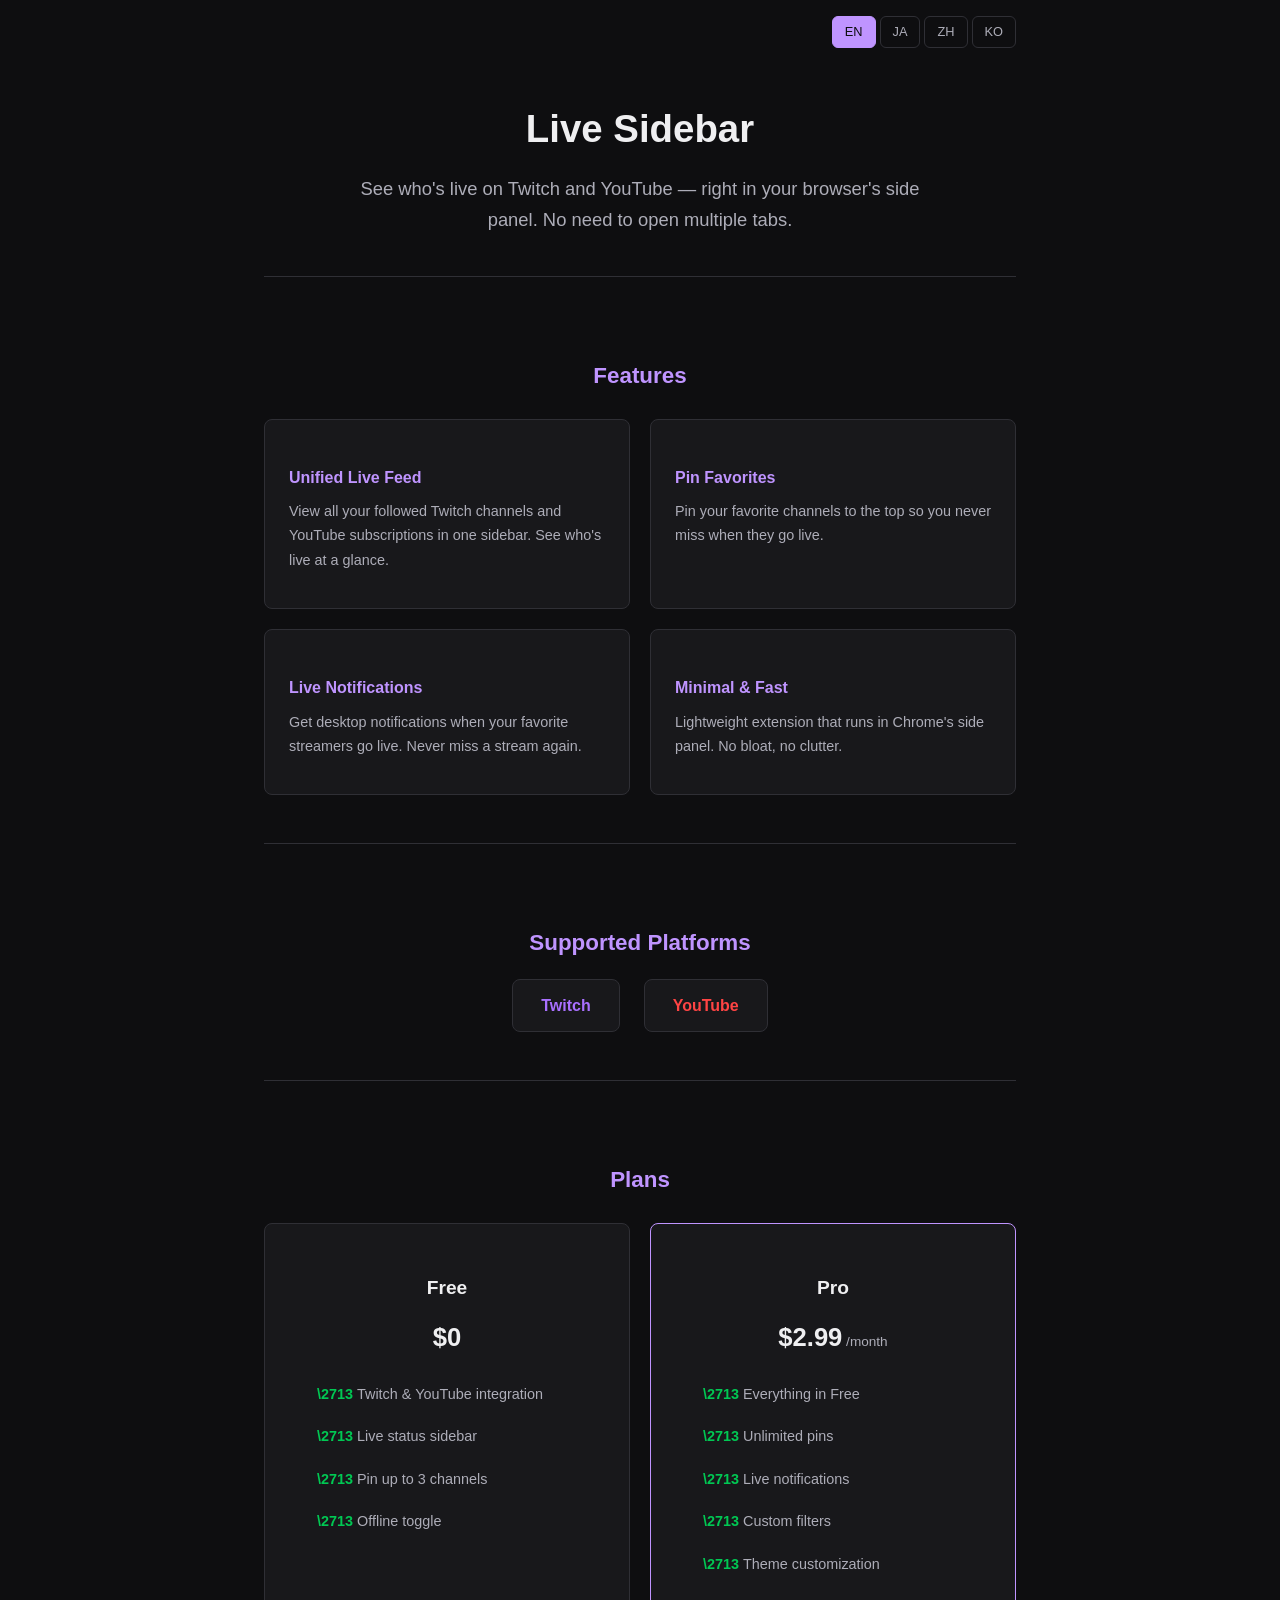
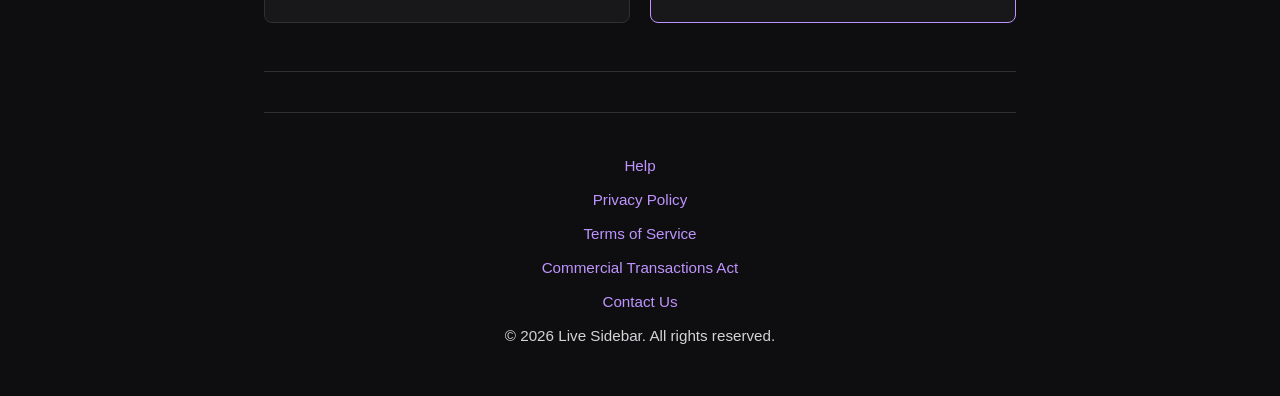
<file: index.html>
<!DOCTYPE html>
<html lang="en">
<head>
  <meta charset="UTF-8">
  <meta name="viewport" content="width=device-width, initial-scale=1.0">
  <title>Live Sidebar — Browser Extension for Twitch & YouTube</title>
  <link rel="stylesheet" href="live-sidebar.css">
</head>
<body>
  <span id="lang-en" class="lang-anchor"></span>
  <span id="lang-ja" class="lang-anchor"></span>
  <span id="lang-zh" class="lang-anchor"></span>
  <span id="lang-ko" class="lang-anchor"></span>
  <div class="container">
    <div class="lang-switcher" aria-label="Language">
      <a class="lang-btn active" href="#lang-en">EN</a>
      <a class="lang-btn " href="#lang-ja">JA</a>
      <a class="lang-btn " href="#lang-zh">ZH</a>
      <a class="lang-btn " href="#lang-ko">KO</a>
    </div>

    <header>
      <h1>Live Sidebar</h1>
      <p data-lang="en" class="active">See who's live on Twitch and YouTube — right in your browser's side panel. No need to open multiple tabs.</p>
      <p data-lang="ja">TwitchとYouTubeのライブ配信状況を、ブラウザのサイドパネルでまとめて確認。複数のタブを開く必要はありません。</p>
      <p data-lang="zh">在浏览器侧边栏中查看 Twitch 和 YouTube 的直播状态，无需打开多个标签页。</p>
      <p data-lang="ko">브라우저 사이드 패널에서 Twitch와 YouTube 라이브 방송을 한눈에 확인하세요. 여러 탭을 열 필요가 없습니다.</p>
    </header>

    <section class="features">
      <h2 data-lang="en" class="active">Features</h2>
      <h2 data-lang="ja">機能</h2>
      <h2 data-lang="zh">功能</h2>
      <h2 data-lang="ko">기능</h2>

      <div class="feature-grid active" data-lang="en">
        <div class="feature-card">
          <h3>Unified Live Feed</h3>
          <p>View all your followed Twitch channels and YouTube subscriptions in one sidebar. See who's live at a glance.</p>
        </div>
        <div class="feature-card">
          <h3>Pin Favorites</h3>
          <p>Pin your favorite channels to the top so you never miss when they go live.</p>
        </div>
        <div class="feature-card">
          <h3>Live Notifications</h3>
          <p>Get desktop notifications when your favorite streamers go live. Never miss a stream again.</p>
        </div>
        <div class="feature-card">
          <h3>Minimal & Fast</h3>
          <p>Lightweight extension that runs in Chrome's side panel. No bloat, no clutter.</p>
        </div>
      </div>

      <div class="feature-grid" data-lang="ja">
        <div class="feature-card">
          <h3>統合ライブフィード</h3>
          <p>フォロー中のTwitchチャンネルとYouTubeの登録チャンネルを1つのサイドバーで一覧表示。ライブ状況がひと目でわかります。</p>
        </div>
        <div class="feature-card">
          <h3>ピン留め</h3>
          <p>お気に入りのチャンネルをリストの上部にピン留め。ライブ開始を見逃しません。</p>
        </div>
        <div class="feature-card">
          <h3>ライブ通知</h3>
          <p>お気に入りの配信者がライブを開始するとデスクトップ通知でお知らせ。もう見逃すことはありません。</p>
        </div>
        <div class="feature-card">
          <h3>軽量・高速</h3>
          <p>Chromeのサイドパネルで動作する軽量な拡張機能。シンプルで無駄がありません。</p>
        </div>
      </div>

      <div class="feature-grid" data-lang="zh">
        <div class="feature-card">
          <h3>统一直播动态</h3>
          <p>在一个侧边栏中查看所有关注的 Twitch 频道和 YouTube 订阅的直播状态。一目了然。</p>
        </div>
        <div class="feature-card">
          <h3>置顶收藏</h3>
          <p>将喜爱的频道置顶显示，开播时不再错过。</p>
        </div>
        <div class="feature-card">
          <h3>开播通知</h3>
          <p>当喜爱的主播开始直播时，通过桌面通知提醒您。再也不会错过直播。</p>
        </div>
        <div class="feature-card">
          <h3>轻量快速</h3>
          <p>在 Chrome 侧边面板中运行的轻量级扩展。简洁高效，毫无冗余。</p>
        </div>
      </div>

      <div class="feature-grid" data-lang="ko">
        <div class="feature-card">
          <h3>통합 라이브 피드</h3>
          <p>팔로우 중인 Twitch 채널과 YouTube 구독 채널의 라이브 상태를 하나의 사이드바에서 확인하세요.</p>
        </div>
        <div class="feature-card">
          <h3>즐겨찾기 고정</h3>
          <p>좋아하는 채널을 상단에 고정하여 방송 시작을 놓치지 마세요.</p>
        </div>
        <div class="feature-card">
          <h3>라이브 알림</h3>
          <p>좋아하는 스트리머가 방송을 시작하면 데스크톱 알림으로 알려드립니다.</p>
        </div>
        <div class="feature-card">
          <h3>가볍고 빠른</h3>
          <p>Chrome 사이드 패널에서 실행되는 가벼운 확장 프로그램. 깔끔하고 군더더기 없습니다.</p>
        </div>
      </div>
    </section>

    <section class="platforms">
      <h2 data-lang="en" class="active">Supported Platforms</h2>
      <h2 data-lang="ja">対応プラットフォーム</h2>
      <h2 data-lang="zh">支持的平台</h2>
      <h2 data-lang="ko">지원 플랫폼</h2>
      <div class="platform-badges">
        <div class="badge twitch">Twitch</div>
        <div class="badge youtube">YouTube</div>
      </div>
    </section>

    <section class="pricing">
      <h2 data-lang="en" class="active">Plans</h2>
      <h2 data-lang="ja">プラン</h2>
      <h2 data-lang="zh">方案</h2>
      <h2 data-lang="ko">요금제</h2>

      <div class="pricing-grid active" data-lang="en">
        <div class="pricing-card">
          <h3>Free</h3>
          <div class="price">$0</div>
          <ul>
            <li>Twitch & YouTube integration</li>
            <li>Live status sidebar</li>
            <li>Pin up to 3 channels</li>
            <li>Offline toggle</li>
          </ul>
        </div>
        <div class="pricing-card pro">
          <h3>Pro</h3>
          <div class="price">$2.99<span> /month</span></div>
          <ul>
            <li>Everything in Free</li>
            <li>Unlimited pins</li>
            <li>Live notifications</li>
            <li>Custom filters</li>
            <li>Theme customization</li>
          </ul>
        </div>
      </div>

      <div class="pricing-grid" data-lang="ja">
        <div class="pricing-card">
          <h3>Free</h3>
          <div class="price">$0</div>
          <ul>
            <li>Twitch・YouTube連携</li>
            <li>ライブ状況サイドバー</li>
            <li>ピン留め（3件まで）</li>
            <li>オフライン表示切替</li>
          </ul>
        </div>
        <div class="pricing-card pro">
          <h3>Pro</h3>
          <div class="price">$2.99<span> /月</span></div>
          <ul>
            <li>Freeの全機能</li>
            <li>ピン留め無制限</li>
            <li>ライブ開始通知</li>
            <li>カスタムフィルター</li>
            <li>テーマカスタマイズ</li>
          </ul>
        </div>
      </div>

      <div class="pricing-grid" data-lang="zh">
        <div class="pricing-card">
          <h3>Free</h3>
          <div class="price">$0</div>
          <ul>
            <li>Twitch 和 YouTube 集成</li>
            <li>直播状态侧边栏</li>
            <li>置顶最多3个频道</li>
            <li>离线显示切换</li>
          </ul>
        </div>
        <div class="pricing-card pro">
          <h3>Pro</h3>
          <div class="price">$2.99<span> /月</span></div>
          <ul>
            <li>包含 Free 所有功能</li>
            <li>无限置顶</li>
            <li>开播通知</li>
            <li>自定义筛选</li>
            <li>主题自定义</li>
          </ul>
        </div>
      </div>

      <div class="pricing-grid" data-lang="ko">
        <div class="pricing-card">
          <h3>Free</h3>
          <div class="price">$0</div>
          <ul>
            <li>Twitch & YouTube 연동</li>
            <li>라이브 상태 사이드바</li>
            <li>채널 고정 (최대 3개)</li>
            <li>오프라인 표시 전환</li>
          </ul>
        </div>
        <div class="pricing-card pro">
          <h3>Pro</h3>
          <div class="price">$2.99<span> /월</span></div>
          <ul>
            <li>Free의 모든 기능</li>
            <li>무제한 고정</li>
            <li>라이브 알림</li>
            <li>맞춤 필터</li>
            <li>테마 커스터마이징</li>
          </ul>
        </div>
      </div>
    </section>

    <footer>
      <p><a href="help" data-lang="en" class="active">Help</a><a href="help" data-lang="ja">ヘルプ</a><a href="help" data-lang="zh">帮助</a><a href="help" data-lang="ko">도움말</a></p>
      <p><a href="privacy-policy" data-lang="en" class="active">Privacy Policy</a><a href="privacy-policy" data-lang="ja">プライバシーポリシー</a><a href="privacy-policy" data-lang="zh">隐私政策</a><a href="privacy-policy" data-lang="ko">개인정보 처리방침</a></p>
      <p><a href="terms" data-lang="en" class="active">Terms of Service</a><a href="terms" data-lang="ja">利用規約</a><a href="terms" data-lang="zh">服务条款</a><a href="terms" data-lang="ko">서비스 약관</a></p>
      <p><a href="tokushoho" data-lang="en" class="active">Commercial Transactions Act</a><a href="tokushoho" data-lang="ja">特定商取引法に基づく表記</a><a href="tokushoho" data-lang="zh">特定商业交易法标识</a><a href="tokushoho" data-lang="ko">특정상거래법에 의한 표기</a></p>
      <p data-lang="en" class="active"><a href="https://docs.google.com/forms/d/e/1FAIpQLSeSbWLISd7ZpWGRhp2kvxbcxtRMpwEVe7srEay6lUH2knVQWQ/viewform" target="_blank" rel="noopener">Contact Us</a></p>
      <p data-lang="ja"><a href="https://docs.google.com/forms/d/e/1FAIpQLSeSbWLISd7ZpWGRhp2kvxbcxtRMpwEVe7srEay6lUH2knVQWQ/viewform" target="_blank" rel="noopener">お問い合わせ</a></p>
      <p data-lang="zh"><a href="https://docs.google.com/forms/d/e/1FAIpQLSeSbWLISd7ZpWGRhp2kvxbcxtRMpwEVe7srEay6lUH2knVQWQ/viewform" target="_blank" rel="noopener">联系我们</a></p>
      <p data-lang="ko"><a href="https://docs.google.com/forms/d/e/1FAIpQLSeSbWLISd7ZpWGRhp2kvxbcxtRMpwEVe7srEay6lUH2knVQWQ/viewform" target="_blank" rel="noopener">문의하기</a></p>
      <p>&copy; 2026 Live Sidebar. All rights reserved.</p>
    </footer>
  </div>
</body>
</html>
</file>
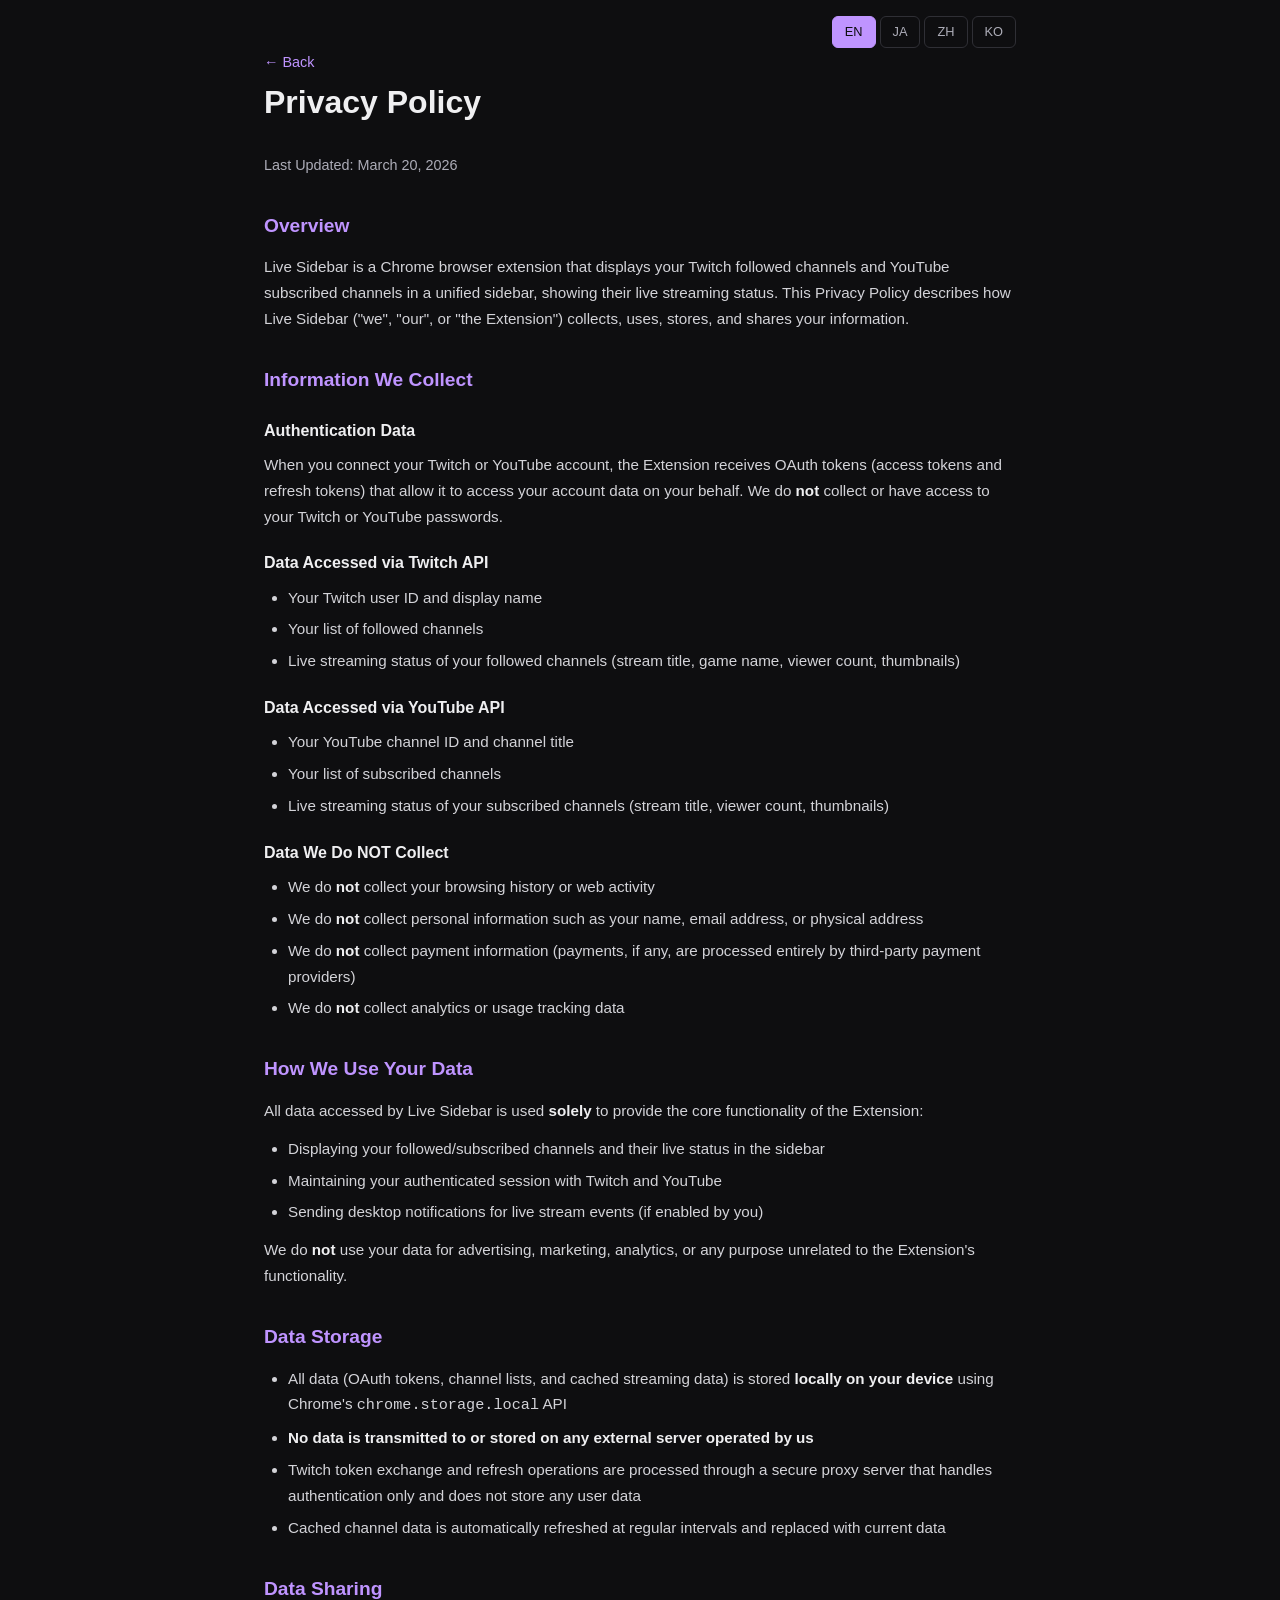
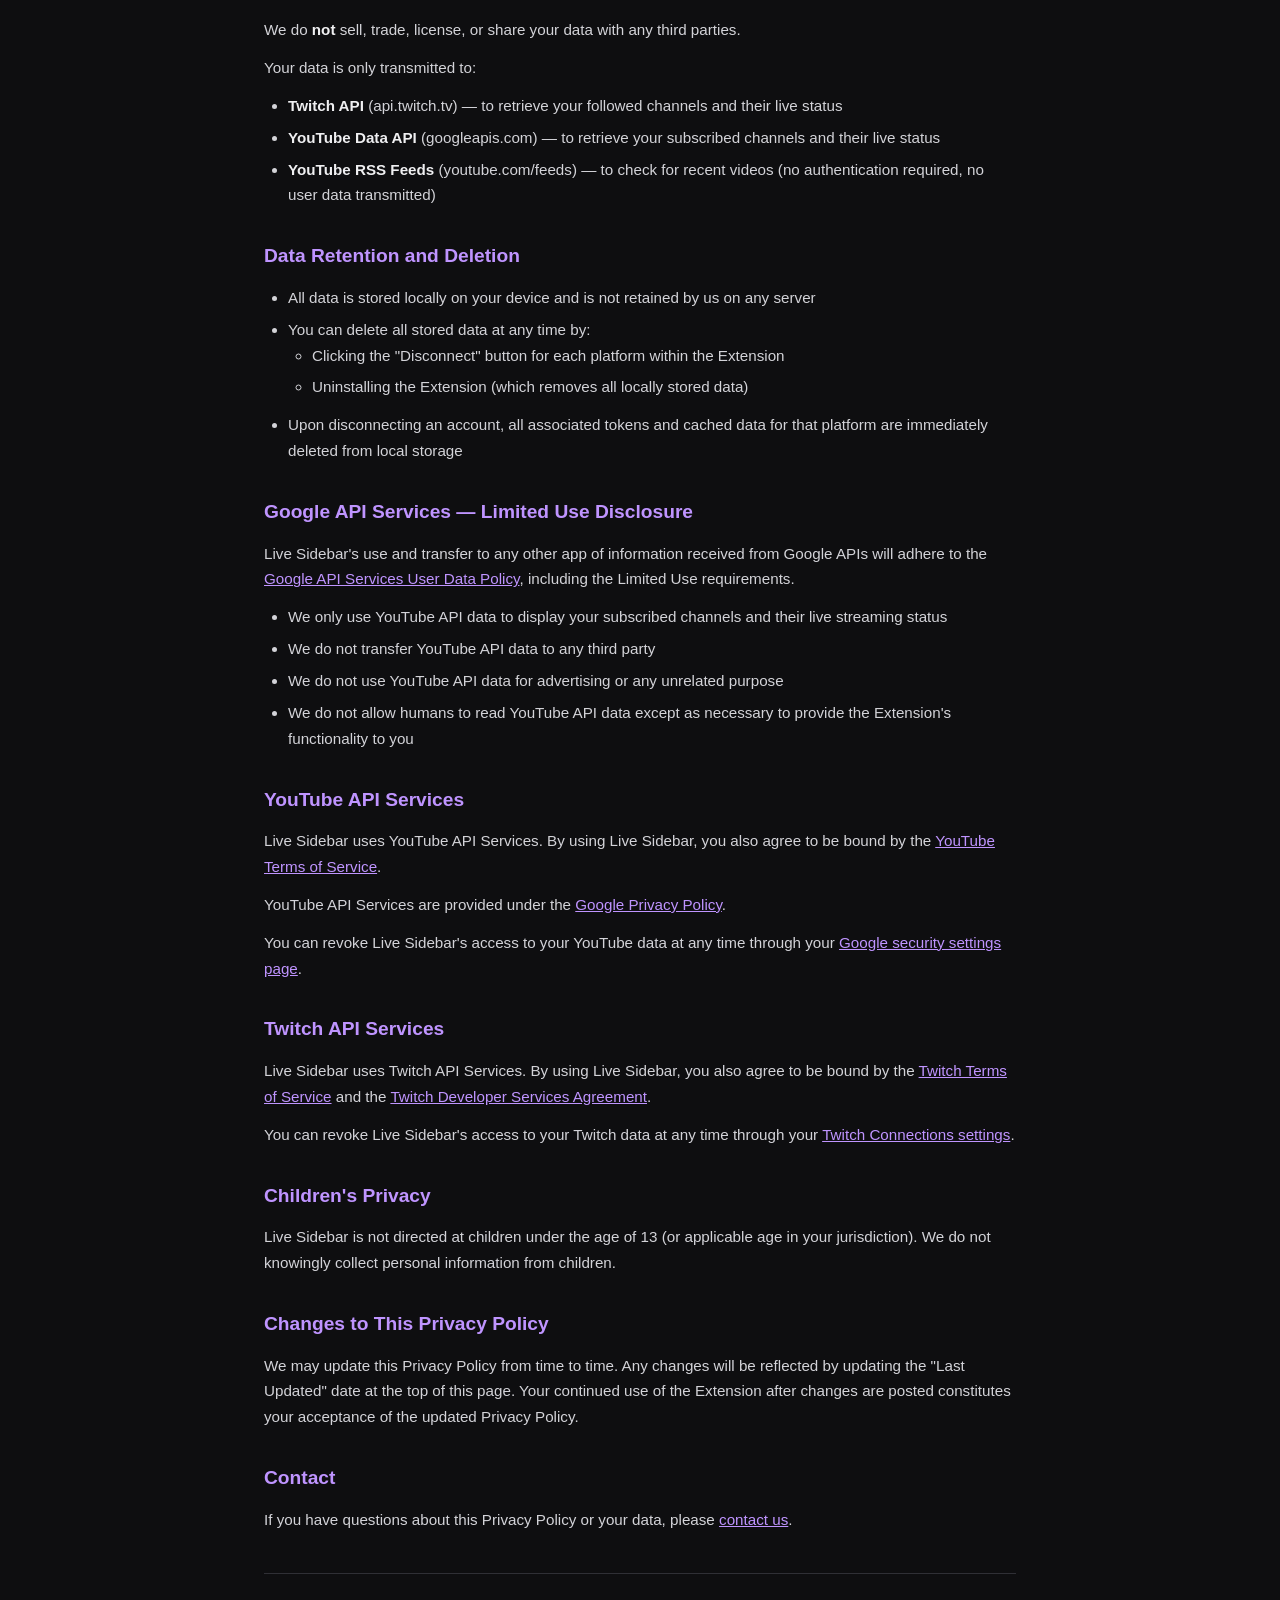
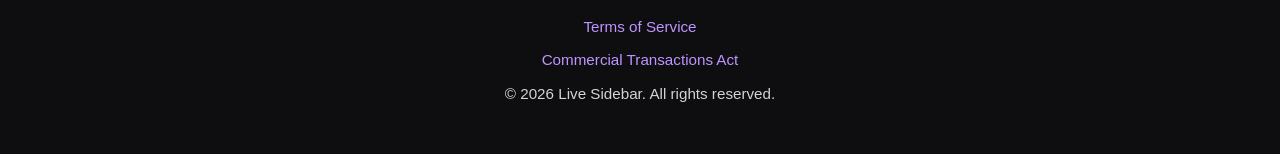
<file: privacy/index.html>
<!DOCTYPE html>
<html lang="en">
<head>
  <meta charset="UTF-8">
  <meta name="viewport" content="width=device-width, initial-scale=1.0">
  <title>Privacy Policy — Live Sidebar</title>
  <link rel="stylesheet" href="../live-sidebar.css">
</head>
<body>
  <span id="lang-en" class="lang-anchor"></span>
  <span id="lang-ja" class="lang-anchor"></span>
  <span id="lang-zh" class="lang-anchor"></span>
  <span id="lang-ko" class="lang-anchor"></span>
  <div class="container">
    <div class="lang-switcher" aria-label="Language">
      <a class="lang-btn active" href="#lang-en">EN</a>
      <a class="lang-btn" href="#lang-ja">JA</a>
      <a class="lang-btn" href="#lang-zh">ZH</a>
      <a class="lang-btn" href="#lang-ko">KO</a>
    </div>
    <a href="./" class="back active" data-lang="en">&larr; Back</a>
    <a href="./" class="back" data-lang="ja">&larr; トップに戻る</a>
    <a href="./" class="back" data-lang="zh">&larr; 返回首页</a>
    <a href="./" class="back" data-lang="ko">&larr; 돌아가기</a>

    <!-- ENGLISH -->
    <div data-lang="en" class="active">
      <h1>Privacy Policy</h1>
      <p class="updated">Last Updated: March 20, 2026</p>

      <h2>Overview</h2>
      <p>Live Sidebar is a Chrome browser extension that displays your Twitch followed channels and YouTube subscribed channels in a unified sidebar, showing their live streaming status. This Privacy Policy describes how Live Sidebar ("we", "our", or "the Extension") collects, uses, stores, and shares your information.</p>

      <h2>Information We Collect</h2>
      <h3>Authentication Data</h3>
      <p>When you connect your Twitch or YouTube account, the Extension receives OAuth tokens (access tokens and refresh tokens) that allow it to access your account data on your behalf. We do <strong>not</strong> collect or have access to your Twitch or YouTube passwords.</p>

      <h3>Data Accessed via Twitch API</h3>
      <ul>
        <li>Your Twitch user ID and display name</li>
        <li>Your list of followed channels</li>
        <li>Live streaming status of your followed channels (stream title, game name, viewer count, thumbnails)</li>
      </ul>

      <h3>Data Accessed via YouTube API</h3>
      <ul>
        <li>Your YouTube channel ID and channel title</li>
        <li>Your list of subscribed channels</li>
        <li>Live streaming status of your subscribed channels (stream title, viewer count, thumbnails)</li>
      </ul>

      <h3>Data We Do NOT Collect</h3>
      <ul>
        <li>We do <strong>not</strong> collect your browsing history or web activity</li>
        <li>We do <strong>not</strong> collect personal information such as your name, email address, or physical address</li>
        <li>We do <strong>not</strong> collect payment information (payments, if any, are processed entirely by third-party payment providers)</li>
        <li>We do <strong>not</strong> collect analytics or usage tracking data</li>
      </ul>

      <h2>How We Use Your Data</h2>
      <p>All data accessed by Live Sidebar is used <strong>solely</strong> to provide the core functionality of the Extension:</p>
      <ul>
        <li>Displaying your followed/subscribed channels and their live status in the sidebar</li>
        <li>Maintaining your authenticated session with Twitch and YouTube</li>
        <li>Sending desktop notifications for live stream events (if enabled by you)</li>
      </ul>
      <p>We do <strong>not</strong> use your data for advertising, marketing, analytics, or any purpose unrelated to the Extension's functionality.</p>

      <h2>Data Storage</h2>
      <ul>
        <li>All data (OAuth tokens, channel lists, and cached streaming data) is stored <strong>locally on your device</strong> using Chrome's <code>chrome.storage.local</code> API</li>
        <li><strong>No data is transmitted to or stored on any external server operated by us</strong></li>
        <li>Twitch token exchange and refresh operations are processed through a secure proxy server that handles authentication only and does not store any user data</li>
        <li>Cached channel data is automatically refreshed at regular intervals and replaced with current data</li>
      </ul>

      <h2>Data Sharing</h2>
      <p>We do <strong>not</strong> sell, trade, license, or share your data with any third parties.</p>
      <p>Your data is only transmitted to:</p>
      <ul>
        <li><strong>Twitch API</strong> (api.twitch.tv) — to retrieve your followed channels and their live status</li>
        <li><strong>YouTube Data API</strong> (googleapis.com) — to retrieve your subscribed channels and their live status</li>
        <li><strong>YouTube RSS Feeds</strong> (youtube.com/feeds) — to check for recent videos (no authentication required, no user data transmitted)</li>
      </ul>

      <h2>Data Retention and Deletion</h2>
      <ul>
        <li>All data is stored locally on your device and is not retained by us on any server</li>
        <li>You can delete all stored data at any time by:
          <ul>
            <li>Clicking the "Disconnect" button for each platform within the Extension</li>
            <li>Uninstalling the Extension (which removes all locally stored data)</li>
          </ul>
        </li>
        <li>Upon disconnecting an account, all associated tokens and cached data for that platform are immediately deleted from local storage</li>
      </ul>

      <h2>Google API Services — Limited Use Disclosure</h2>
      <p>Live Sidebar's use and transfer to any other app of information received from Google APIs will adhere to the <a href="https://developers.google.com/terms/api-services-user-data-policy" target="_blank" rel="noopener">Google API Services User Data Policy</a>, including the Limited Use requirements.</p>
      <ul>
        <li>We only use YouTube API data to display your subscribed channels and their live streaming status</li>
        <li>We do not transfer YouTube API data to any third party</li>
        <li>We do not use YouTube API data for advertising or any unrelated purpose</li>
        <li>We do not allow humans to read YouTube API data except as necessary to provide the Extension's functionality to you</li>
      </ul>

      <h2>YouTube API Services</h2>
      <p>Live Sidebar uses YouTube API Services. By using Live Sidebar, you also agree to be bound by the <a href="https://www.youtube.com/t/terms" target="_blank" rel="noopener">YouTube Terms of Service</a>.</p>
      <p>YouTube API Services are provided under the <a href="https://policies.google.com/privacy" target="_blank" rel="noopener">Google Privacy Policy</a>.</p>
      <p>You can revoke Live Sidebar's access to your YouTube data at any time through your <a href="https://security.google.com/settings/security/permissions" target="_blank" rel="noopener">Google security settings page</a>.</p>

      <h2>Twitch API Services</h2>
      <p>Live Sidebar uses Twitch API Services. By using Live Sidebar, you also agree to be bound by the <a href="https://www.twitch.tv/p/legal/terms-of-service/" target="_blank" rel="noopener">Twitch Terms of Service</a> and the <a href="https://www.twitch.tv/p/legal/developer-agreement/" target="_blank" rel="noopener">Twitch Developer Services Agreement</a>.</p>
      <p>You can revoke Live Sidebar's access to your Twitch data at any time through your <a href="https://www.twitch.tv/settings/connections" target="_blank" rel="noopener">Twitch Connections settings</a>.</p>

      <h2>Children's Privacy</h2>
      <p>Live Sidebar is not directed at children under the age of 13 (or applicable age in your jurisdiction). We do not knowingly collect personal information from children.</p>

      <h2>Changes to This Privacy Policy</h2>
      <p>We may update this Privacy Policy from time to time. Any changes will be reflected by updating the "Last Updated" date at the top of this page. Your continued use of the Extension after changes are posted constitutes your acceptance of the updated Privacy Policy.</p>

      <h2>Contact</h2>
      <p>If you have questions about this Privacy Policy or your data, please <a href="https://docs.google.com/forms/d/e/1FAIpQLSeSbWLISd7ZpWGRhp2kvxbcxtRMpwEVe7srEay6lUH2knVQWQ/viewform" target="_blank" rel="noopener">contact us</a>.</p>
    </div>

    <!-- JAPANESE -->
    <div data-lang="ja">
      <h1>プライバシーポリシー</h1>
      <p class="updated">最終更新日: 2026年3月20日</p>

      <h2>概要</h2>
      <p>Live Sidebarは、TwitchのフォローチャンネルとYouTubeの登録チャンネルのライブ配信状況を統合サイドバーに表示するChrome拡張機能です。本プライバシーポリシーは、Live Sidebar（以下「当拡張機能」）がお客様の情報をどのように収集、使用、保存、共有するかについて説明します。</p>

      <h2>収集する情報</h2>
      <h3>認証データ</h3>
      <p>TwitchまたはYouTubeアカウントを連携する際、当拡張機能はOAuthトークン（アクセストークンおよびリフレッシュトークン）を受け取ります。お客様のTwitchまたはYouTubeのパスワードを収集したり、アクセスすることは<strong>ありません</strong>。</p>

      <h3>Twitch APIを通じてアクセスするデータ</h3>
      <ul>
        <li>TwitchユーザーIDおよび表示名</li>
        <li>フォロー中のチャンネル一覧</li>
        <li>フォロー中チャンネルのライブ配信状況（配信タイトル、ゲーム名、視聴者数、サムネイル）</li>
      </ul>

      <h3>YouTube APIを通じてアクセスするデータ</h3>
      <ul>
        <li>YouTubeチャンネルIDおよびチャンネル名</li>
        <li>登録チャンネル一覧</li>
        <li>登録チャンネルのライブ配信状況（配信タイトル、視聴者数、サムネイル）</li>
      </ul>

      <h3>収集しないデータ</h3>
      <ul>
        <li>閲覧履歴やウェブ上の行動は収集<strong>しません</strong></li>
        <li>氏名、メールアドレス、住所などの個人情報は収集<strong>しません</strong></li>
        <li>決済情報は収集<strong>しません</strong>（決済がある場合、すべて第三者の決済プロバイダーが処理します）</li>
        <li>分析データや利用追跡データは収集<strong>しません</strong></li>
      </ul>

      <h2>データの使用方法</h2>
      <p>Live Sidebarがアクセスするすべてのデータは、当拡張機能のコア機能を提供するために<strong>のみ</strong>使用されます：</p>
      <ul>
        <li>フォロー/登録チャンネルとそのライブ状況をサイドバーに表示</li>
        <li>TwitchおよびYouTubeとの認証セッションの維持</li>
        <li>ライブ配信開始時のデスクトップ通知の送信（有効にした場合）</li>
      </ul>
      <p>広告、マーケティング、分析、その他当拡張機能の機能に関係のない目的でデータを使用することは<strong>ありません</strong>。</p>

      <h2>データの保存</h2>
      <ul>
        <li>すべてのデータ（OAuthトークン、チャンネル一覧、キャッシュされた配信データ）はChromeの<code>chrome.storage.local</code> APIを使用して<strong>お客様のデバイスにローカル保存</strong>されます</li>
        <li><strong>当方が運営する外部サーバーにデータが送信・保存されることはありません</strong></li>
        <li>Twitchのトークン交換とリフレッシュは、認証のみを処理しユーザーデータを保存しないセキュアなプロキシサーバーを介して行われます</li>
        <li>キャッシュされたチャンネルデータは定期的に自動更新され、最新のデータに置き換えられます</li>
      </ul>

      <h2>データの共有</h2>
      <p>お客様のデータを第三者に販売、取引、ライセンス供与、共有することは<strong>ありません</strong>。</p>
      <p>データの送信先は以下に限定されます：</p>
      <ul>
        <li><strong>Twitch API</strong>（api.twitch.tv）— フォローチャンネルとライブ状況の取得</li>
        <li><strong>YouTube Data API</strong>（googleapis.com）— 登録チャンネルとライブ状況の取得</li>
        <li><strong>YouTube RSSフィード</strong>（youtube.com/feeds）— 最新動画の確認（認証不要、ユーザーデータの送信なし）</li>
      </ul>

      <h2>データの保持と削除</h2>
      <ul>
        <li>すべてのデータはお客様のデバイスにローカル保存され、当方のサーバーには保持されません</li>
        <li>以下の方法でいつでもすべての保存データを削除できます：
          <ul>
            <li>拡張機能内の各プラットフォームの「連携解除」ボタンをクリック</li>
            <li>拡張機能のアンインストール（ローカル保存データがすべて削除されます）</li>
          </ul>
        </li>
        <li>アカウントの連携を解除すると、そのプラットフォームに関連するすべてのトークンとキャッシュデータがローカルストレージから即座に削除されます</li>
      </ul>

      <h2>Google APIサービス — 限定使用の開示</h2>
      <p>Live SidebarによるGoogle APIから受信した情報の使用および他のアプリへの転送は、限定使用の要件を含む<a href="https://developers.google.com/terms/api-services-user-data-policy" target="_blank" rel="noopener">Google APIサービスのユーザーデータポリシー</a>に準拠します。</p>
      <ul>
        <li>YouTube APIデータは、登録チャンネルとそのライブ配信状況の表示にのみ使用します</li>
        <li>YouTube APIデータを第三者に転送しません</li>
        <li>YouTube APIデータを広告やその他無関係な目的に使用しません</li>
        <li>拡張機能の機能を提供するために必要な場合を除き、人間がYouTube APIデータを閲覧することを許可しません</li>
      </ul>

      <h2>YouTube APIサービス</h2>
      <p>Live SidebarはYouTube APIサービスを使用しています。Live Sidebarを使用することにより、<a href="https://www.youtube.com/t/terms" target="_blank" rel="noopener">YouTube利用規約</a>にも同意したものとみなされます。</p>
      <p>YouTube APIサービスは<a href="https://policies.google.com/privacy" target="_blank" rel="noopener">Googleプライバシーポリシー</a>に基づいて提供されます。</p>
      <p><a href="https://security.google.com/settings/security/permissions" target="_blank" rel="noopener">Googleのセキュリティ設定ページ</a>から、いつでもLive SidebarのYouTubeデータへのアクセスを取り消すことができます。</p>

      <h2>Twitch APIサービス</h2>
      <p>Live SidebarはTwitch APIサービスを使用しています。Live Sidebarを使用することにより、<a href="https://www.twitch.tv/p/legal/terms-of-service/" target="_blank" rel="noopener">Twitch利用規約</a>および<a href="https://www.twitch.tv/p/legal/developer-agreement/" target="_blank" rel="noopener">Twitch開発者サービス契約</a>にも同意したものとみなされます。</p>
      <p><a href="https://www.twitch.tv/settings/connections" target="_blank" rel="noopener">Twitchの接続設定</a>から、いつでもLive SidebarのTwitchデータへのアクセスを取り消すことができます。</p>

      <h2>児童のプライバシー</h2>
      <p>Live Sidebarは13歳未満（またはお住まいの地域の該当年齢未満）の児童を対象としていません。児童の個人情報を故意に収集することはありません。</p>

      <h2>プライバシーポリシーの変更</h2>
      <p>本プライバシーポリシーは随時更新される場合があります。変更はページ上部の「最終更新日」の更新により反映されます。変更の掲載後も当拡張機能を継続して使用することにより、更新されたプライバシーポリシーに同意したものとみなされます。</p>

      <h2>お問い合わせ</h2>
      <p>本プライバシーポリシーまたはお客様のデータに関するご質問は、<a href="https://docs.google.com/forms/d/e/1FAIpQLSeSbWLISd7ZpWGRhp2kvxbcxtRMpwEVe7srEay6lUH2knVQWQ/viewform" target="_blank" rel="noopener">お問い合わせフォーム</a>よりご連絡ください。</p>
    </div>

    <!-- CHINESE -->
    <div data-lang="zh">
      <h1>隐私政策</h1>
      <p class="updated">最后更新：2026年3月20日</p>

      <h2>概述</h2>
      <p>Live Sidebar 是一款 Chrome 浏览器扩展程序，可在统一的侧边栏中显示您关注的 Twitch 频道和 YouTube 订阅频道的直播状态。本隐私政策描述了 Live Sidebar（以下简称"我们"或"本扩展程序"）如何收集、使用、存储和共享您的信息。</p>

      <h2>我们收集的信息</h2>
      <h3>认证数据</h3>
      <p>当您连接 Twitch 或 YouTube 帐户时，本扩展程序会接收 OAuth 令牌（访问令牌和刷新令牌），以代表您访问帐户数据。我们<strong>不会</strong>收集或访问您的 Twitch 或 YouTube 密码。</p>

      <h3>通过 Twitch API 访问的数据</h3>
      <ul>
        <li>您的 Twitch 用户 ID 和显示名称</li>
        <li>您关注的频道列表</li>
        <li>关注频道的直播状态（直播标题、游戏名称、观看人数、缩略图）</li>
      </ul>

      <h3>通过 YouTube API 访问的数据</h3>
      <ul>
        <li>您的 YouTube 频道 ID 和频道名称</li>
        <li>您的订阅频道列表</li>
        <li>订阅频道的直播状态（直播标题、观看人数、缩略图）</li>
      </ul>

      <h3>我们不收集的数据</h3>
      <ul>
        <li>我们<strong>不</strong>收集您的浏览历史或网络活动</li>
        <li>我们<strong>不</strong>收集姓名、电子邮件地址或实际地址等个人信息</li>
        <li>我们<strong>不</strong>收集支付信息（如有支付，均由第三方支付提供商处理）</li>
        <li>我们<strong>不</strong>收集分析或使用追踪数据</li>
      </ul>

      <h2>数据使用方式</h2>
      <p>Live Sidebar 访问的所有数据<strong>仅</strong>用于提供本扩展程序的核心功能：</p>
      <ul>
        <li>在侧边栏中显示您关注/订阅的频道及其直播状态</li>
        <li>维护您与 Twitch 和 YouTube 的认证会话</li>
        <li>发送直播事件的桌面通知（如您已启用）</li>
      </ul>
      <p>我们<strong>不会</strong>将您的数据用于广告、营销、分析或与本扩展程序功能无关的任何目的。</p>

      <h2>数据存储</h2>
      <ul>
        <li>所有数据（OAuth 令牌、频道列表和缓存的直播数据）均使用 Chrome 的 <code>chrome.storage.local</code> API <strong>存储在您的设备本地</strong></li>
        <li><strong>没有数据被传输到或存储在我们运营的任何外部服务器上</strong></li>
        <li>Twitch 令牌交换和刷新操作通过安全代理服务器处理，该服务器仅处理认证，不存储任何用户数据</li>
        <li>缓存的频道数据会定期自动刷新并替换为最新数据</li>
      </ul>

      <h2>数据共享</h2>
      <p>我们<strong>不会</strong>向任何第三方出售、交易、许可或共享您的数据。</p>
      <p>您的数据仅传输至：</p>
      <ul>
        <li><strong>Twitch API</strong>（api.twitch.tv）— 获取您关注的频道及其直播状态</li>
        <li><strong>YouTube Data API</strong>（googleapis.com）— 获取您订阅的频道及其直播状态</li>
        <li><strong>YouTube RSS 源</strong>（youtube.com/feeds）— 检查最新视频（无需认证，不传输用户数据）</li>
      </ul>

      <h2>数据保留和删除</h2>
      <ul>
        <li>所有数据存储在您的设备本地，不会保留在我们的任何服务器上</li>
        <li>您可以随时通过以下方式删除所有存储的数据：
          <ul>
            <li>点击扩展程序内各平台的"断开连接"按钮</li>
            <li>卸载扩展程序（将删除所有本地存储的数据）</li>
          </ul>
        </li>
        <li>断开帐户连接后，该平台的所有相关令牌和缓存数据将立即从本地存储中删除</li>
      </ul>

      <h2>Google API 服务 — 有限使用披露</h2>
      <p>Live Sidebar 对从 Google API 接收的信息的使用和转移将遵守 <a href="https://developers.google.com/terms/api-services-user-data-policy" target="_blank" rel="noopener">Google API 服务用户数据政策</a>，包括有限使用要求。</p>
      <ul>
        <li>我们仅使用 YouTube API 数据来显示您订阅的频道及其直播状态</li>
        <li>我们不会将 YouTube API 数据转移给任何第三方</li>
        <li>我们不会将 YouTube API 数据用于广告或任何无关目的</li>
        <li>除非为向您提供扩展程序功能所必需，否则我们不允许人类阅读 YouTube API 数据</li>
      </ul>

      <h2>YouTube API 服务</h2>
      <p>Live Sidebar 使用 YouTube API 服务。使用 Live Sidebar 即表示您同意受 <a href="https://www.youtube.com/t/terms" target="_blank" rel="noopener">YouTube 服务条款</a>的约束。</p>
      <p>YouTube API 服务根据 <a href="https://policies.google.com/privacy" target="_blank" rel="noopener">Google 隐私权政策</a>提供。</p>
      <p>您可以随时通过 <a href="https://security.google.com/settings/security/permissions" target="_blank" rel="noopener">Google 安全设置页面</a>撤销 Live Sidebar 对您 YouTube 数据的访问权限。</p>

      <h2>Twitch API 服务</h2>
      <p>Live Sidebar 使用 Twitch API 服务。使用 Live Sidebar 即表示您同意受 <a href="https://www.twitch.tv/p/legal/terms-of-service/" target="_blank" rel="noopener">Twitch 服务条款</a>和 <a href="https://www.twitch.tv/p/legal/developer-agreement/" target="_blank" rel="noopener">Twitch 开发者服务协议</a>的约束。</p>
      <p>您可以随时通过 <a href="https://www.twitch.tv/settings/connections" target="_blank" rel="noopener">Twitch 连接设置</a>撤销 Live Sidebar 对您 Twitch 数据的访问权限。</p>

      <h2>儿童隐私</h2>
      <p>Live Sidebar 不面向 13 岁以下（或您所在辖区适用年龄以下）的儿童。我们不会故意收集儿童的个人信息。</p>

      <h2>隐私政策的变更</h2>
      <p>我们可能会不时更新本隐私政策。任何变更将通过更新页面顶部的"最后更新"日期来反映。变更发布后您继续使用本扩展程序即表示您接受更新后的隐私政策。</p>

      <h2>联系方式</h2>
      <p>如果您对本隐私政策或您的数据有疑问，请通过<a href="https://docs.google.com/forms/d/e/1FAIpQLSeSbWLISd7ZpWGRhp2kvxbcxtRMpwEVe7srEay6lUH2knVQWQ/viewform" target="_blank" rel="noopener">联系表单</a>与我们联系。</p>
    </div>

    <!-- KOREAN -->
    <div data-lang="ko">
      <h1>개인정보 처리방침</h1>
      <p class="updated">최종 업데이트: 2026년 3월 20일</p>

      <h2>개요</h2>
      <p>Live Sidebar는 팔로우 중인 Twitch 채널과 구독 중인 YouTube 채널의 라이브 방송 상태를 통합 사이드바에 표시하는 Chrome 브라우저 확장 프로그램입니다. 본 개인정보 처리방침은 Live Sidebar(이하 "당사" 또는 "본 확장 프로그램")가 사용자의 정보를 수집, 사용, 저장 및 공유하는 방법을 설명합니다.</p>

      <h2>수집하는 정보</h2>
      <h3>인증 데이터</h3>
      <p>Twitch 또는 YouTube 계정을 연결하면 본 확장 프로그램은 사용자를 대신하여 계정 데이터에 액세스할 수 있는 OAuth 토큰(액세스 토큰 및 리프레시 토큰)을 수신합니다. 당사는 사용자의 Twitch 또는 YouTube 비밀번호를 수집하거나 액세스하지 <strong>않습니다</strong>.</p>

      <h3>Twitch API를 통해 액세스하는 데이터</h3>
      <ul>
        <li>Twitch 사용자 ID 및 표시 이름</li>
        <li>팔로우 중인 채널 목록</li>
        <li>팔로우 중인 채널의 라이브 방송 상태 (방송 제목, 게임 이름, 시청자 수, 썸네일)</li>
      </ul>

      <h3>YouTube API를 통해 액세스하는 데이터</h3>
      <ul>
        <li>YouTube 채널 ID 및 채널 이름</li>
        <li>구독 채널 목록</li>
        <li>구독 채널의 라이브 방송 상태 (방송 제목, 시청자 수, 썸네일)</li>
      </ul>

      <h3>수집하지 않는 데이터</h3>
      <ul>
        <li>브라우징 기록이나 웹 활동을 수집하지 <strong>않습니다</strong></li>
        <li>이름, 이메일 주소, 실제 주소 등 개인 정보를 수집하지 <strong>않습니다</strong></li>
        <li>결제 정보를 수집하지 <strong>않습니다</strong> (결제가 있는 경우 전적으로 제3자 결제 제공업체가 처리합니다)</li>
        <li>분석 또는 사용 추적 데이터를 수집하지 <strong>않습니다</strong></li>
      </ul>

      <h2>데이터 사용 방법</h2>
      <p>Live Sidebar가 액세스하는 모든 데이터는 본 확장 프로그램의 핵심 기능을 제공하기 위해<strong>서만</strong> 사용됩니다:</p>
      <ul>
        <li>사이드바에 팔로우/구독 채널과 라이브 상태 표시</li>
        <li>Twitch 및 YouTube와의 인증 세션 유지</li>
        <li>라이브 방송 이벤트에 대한 데스크톱 알림 전송 (사용자가 활성화한 경우)</li>
      </ul>
      <p>당사는 광고, 마케팅, 분석 또는 본 확장 프로그램의 기능과 관련 없는 목적으로 데이터를 사용하지 <strong>않습니다</strong>.</p>

      <h2>데이터 저장</h2>
      <ul>
        <li>모든 데이터(OAuth 토큰, 채널 목록, 캐시된 방송 데이터)는 Chrome의 <code>chrome.storage.local</code> API를 사용하여 <strong>사용자의 기기에 로컬 저장</strong>됩니다</li>
        <li><strong>당사가 운영하는 외부 서버로 데이터가 전송되거나 저장되지 않습니다</strong></li>
        <li>Twitch 토큰 교환 및 갱신 작업은 인증만 처리하고 사용자 데이터를 저장하지 않는 보안 프록시 서버를 통해 처리됩니다</li>
        <li>캐시된 채널 데이터는 정기적으로 자동 갱신되어 최신 데이터로 대체됩니다</li>
      </ul>

      <h2>데이터 공유</h2>
      <p>당사는 사용자의 데이터를 제3자에게 판매, 거래, 라이선스 부여 또는 공유하지 <strong>않습니다</strong>.</p>
      <p>데이터는 다음으로만 전송됩니다:</p>
      <ul>
        <li><strong>Twitch API</strong> (api.twitch.tv) — 팔로우 채널 및 라이브 상태 조회</li>
        <li><strong>YouTube Data API</strong> (googleapis.com) — 구독 채널 및 라이브 상태 조회</li>
        <li><strong>YouTube RSS 피드</strong> (youtube.com/feeds) — 최신 동영상 확인 (인증 불필요, 사용자 데이터 전송 없음)</li>
      </ul>

      <h2>데이터 보존 및 삭제</h2>
      <ul>
        <li>모든 데이터는 사용자의 기기에 로컬 저장되며 당사의 서버에 보존되지 않습니다</li>
        <li>다음 방법으로 언제든지 모든 저장된 데이터를 삭제할 수 있습니다:
          <ul>
            <li>확장 프로그램 내 각 플랫폼의 "연결 해제" 버튼 클릭</li>
            <li>확장 프로그램 제거 (모든 로컬 저장 데이터가 삭제됩니다)</li>
          </ul>
        </li>
        <li>계정 연결을 해제하면 해당 플랫폼과 관련된 모든 토큰 및 캐시 데이터가 로컬 저장소에서 즉시 삭제됩니다</li>
      </ul>

      <h2>Google API 서비스 — 제한적 사용 공개</h2>
      <p>Live Sidebar의 Google API에서 수신한 정보의 사용 및 다른 앱으로의 전송은 제한적 사용 요구 사항을 포함한 <a href="https://developers.google.com/terms/api-services-user-data-policy" target="_blank" rel="noopener">Google API 서비스 사용자 데이터 정책</a>을 준수합니다.</p>
      <ul>
        <li>YouTube API 데이터는 구독 채널 및 라이브 방송 상태 표시에만 사용합니다</li>
        <li>YouTube API 데이터를 제3자에게 전송하지 않습니다</li>
        <li>YouTube API 데이터를 광고 또는 관련 없는 목적으로 사용하지 않습니다</li>
        <li>확장 프로그램의 기능을 제공하기 위해 필요한 경우를 제외하고는 사람이 YouTube API 데이터를 열람하는 것을 허용하지 않습니다</li>
      </ul>

      <h2>YouTube API 서비스</h2>
      <p>Live Sidebar는 YouTube API 서비스를 사용합니다. Live Sidebar를 사용함으로써 <a href="https://www.youtube.com/t/terms" target="_blank" rel="noopener">YouTube 서비스 약관</a>에도 동의하는 것으로 간주됩니다.</p>
      <p>YouTube API 서비스는 <a href="https://policies.google.com/privacy" target="_blank" rel="noopener">Google 개인정보처리방침</a>에 따라 제공됩니다.</p>
      <p><a href="https://security.google.com/settings/security/permissions" target="_blank" rel="noopener">Google 보안 설정 페이지</a>에서 언제든지 Live Sidebar의 YouTube 데이터 액세스를 취소할 수 있습니다.</p>

      <h2>Twitch API 서비스</h2>
      <p>Live Sidebar는 Twitch API 서비스를 사용합니다. Live Sidebar를 사용함으로써 <a href="https://www.twitch.tv/p/legal/terms-of-service/" target="_blank" rel="noopener">Twitch 서비스 약관</a> 및 <a href="https://www.twitch.tv/p/legal/developer-agreement/" target="_blank" rel="noopener">Twitch 개발자 서비스 계약</a>에도 동의하는 것으로 간주됩니다.</p>
      <p><a href="https://www.twitch.tv/settings/connections" target="_blank" rel="noopener">Twitch 연결 설정</a>에서 언제든지 Live Sidebar의 Twitch 데이터 액세스를 취소할 수 있습니다.</p>

      <h2>아동의 개인정보</h2>
      <p>Live Sidebar는 13세 미만(또는 해당 관할권의 적용 연령 미만)의 아동을 대상으로 하지 않습니다. 당사는 아동의 개인 정보를 고의로 수집하지 않습니다.</p>

      <h2>개인정보 처리방침의 변경</h2>
      <p>당사는 본 개인정보 처리방침을 수시로 업데이트할 수 있습니다. 변경 사항은 페이지 상단의 "최종 업데이트" 날짜를 업데이트하여 반영됩니다. 변경 사항이 게시된 후에도 본 확장 프로그램을 계속 사용하면 업데이트된 개인정보 처리방침에 동의하는 것으로 간주됩니다.</p>

      <h2>문의</h2>
      <p>본 개인정보 처리방침 또는 사용자의 데이터에 대한 질문이 있는 경우 <a href="https://docs.google.com/forms/d/e/1FAIpQLSeSbWLISd7ZpWGRhp2kvxbcxtRMpwEVe7srEay6lUH2knVQWQ/viewform" target="_blank" rel="noopener">문의 양식</a>을 통해 연락해 주세요.</p>
    </div>

    <footer>
      <p><a href="../terms" data-lang="en" class="active">Terms of Service</a><a href="../terms" data-lang="ja">利用規約</a><a href="../terms" data-lang="zh">服务条款</a><a href="../terms" data-lang="ko">서비스 약관</a></p>
      <p><a href="../tokushoho" data-lang="en" class="active">Commercial Transactions Act</a><a href="../tokushoho" data-lang="ja">特定商取引法に基づく表記</a><a href="../tokushoho" data-lang="zh">特定商业交易法标识</a><a href="../tokushoho" data-lang="ko">특정상거래법에 의한 표기</a></p>
      <p>&copy; 2026 Live Sidebar. All rights reserved.</p>
    </footer>
  </div>
</body>
</html>
</file>
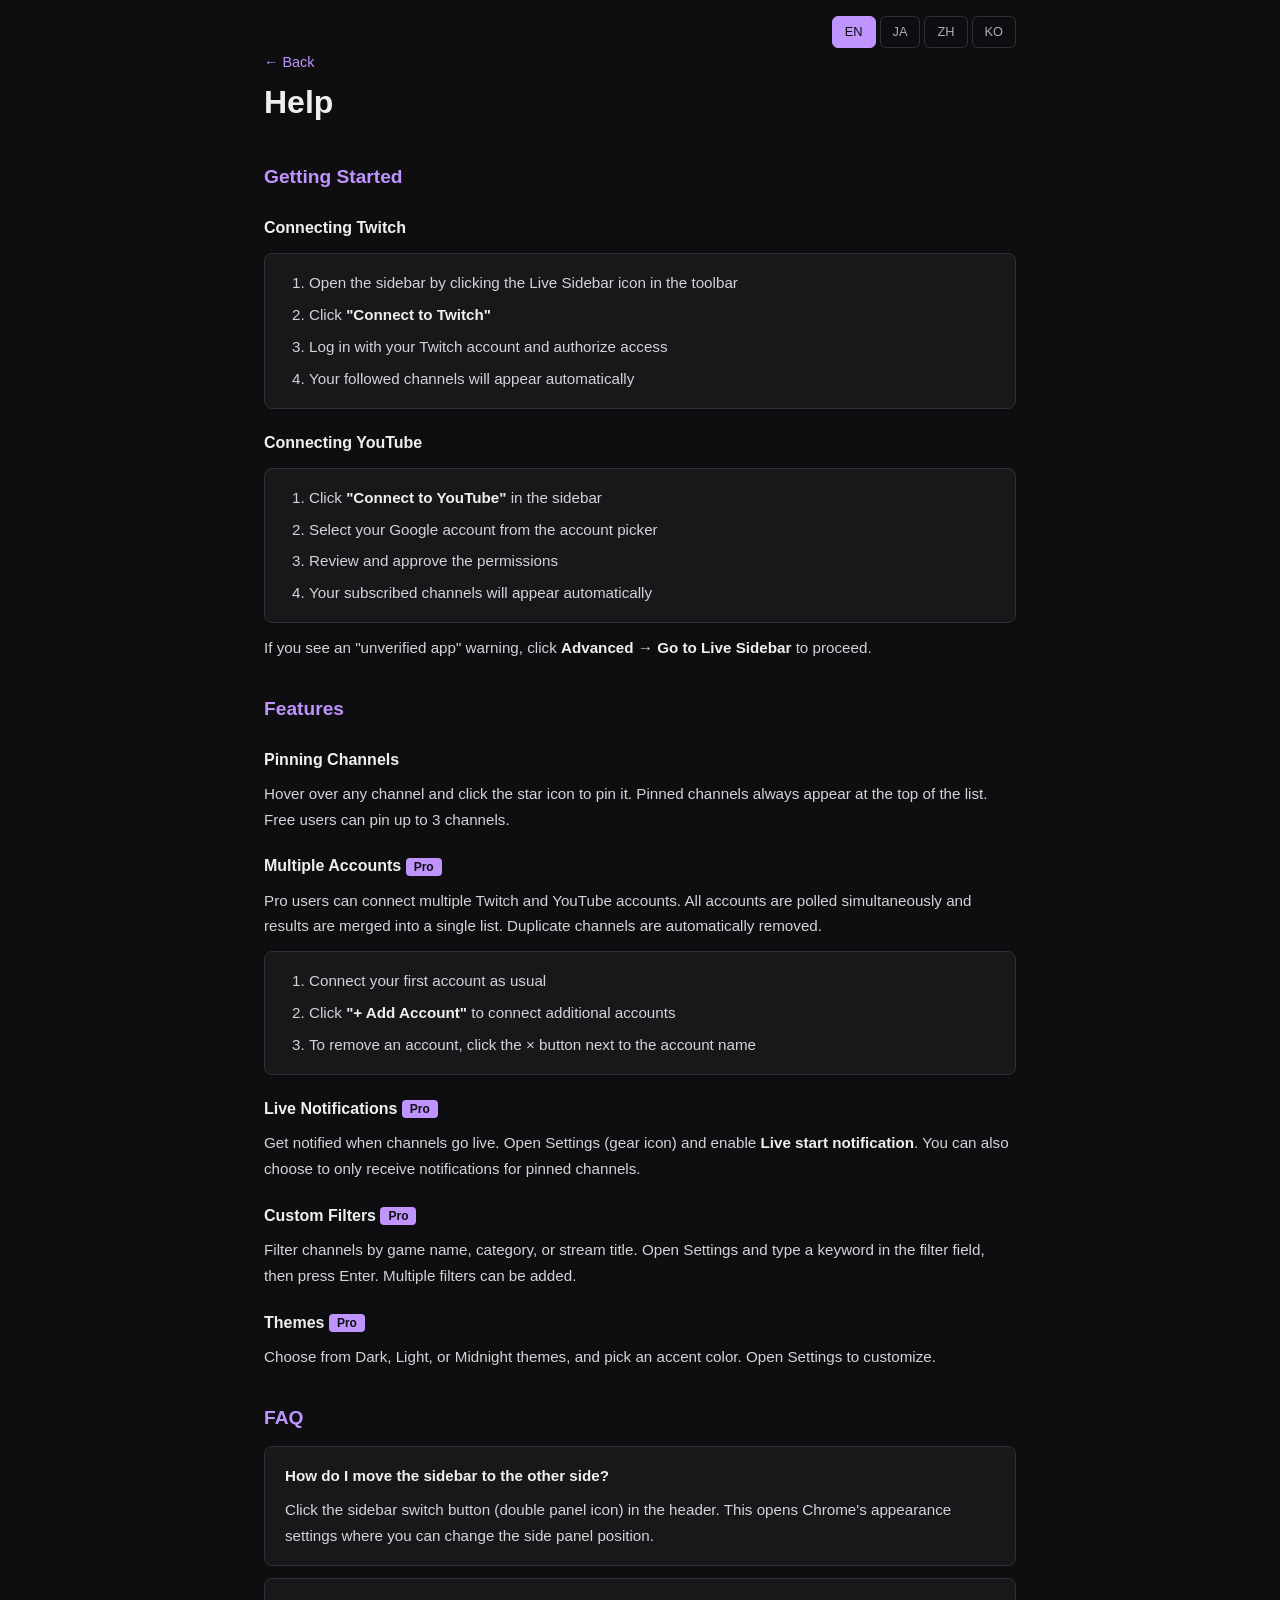
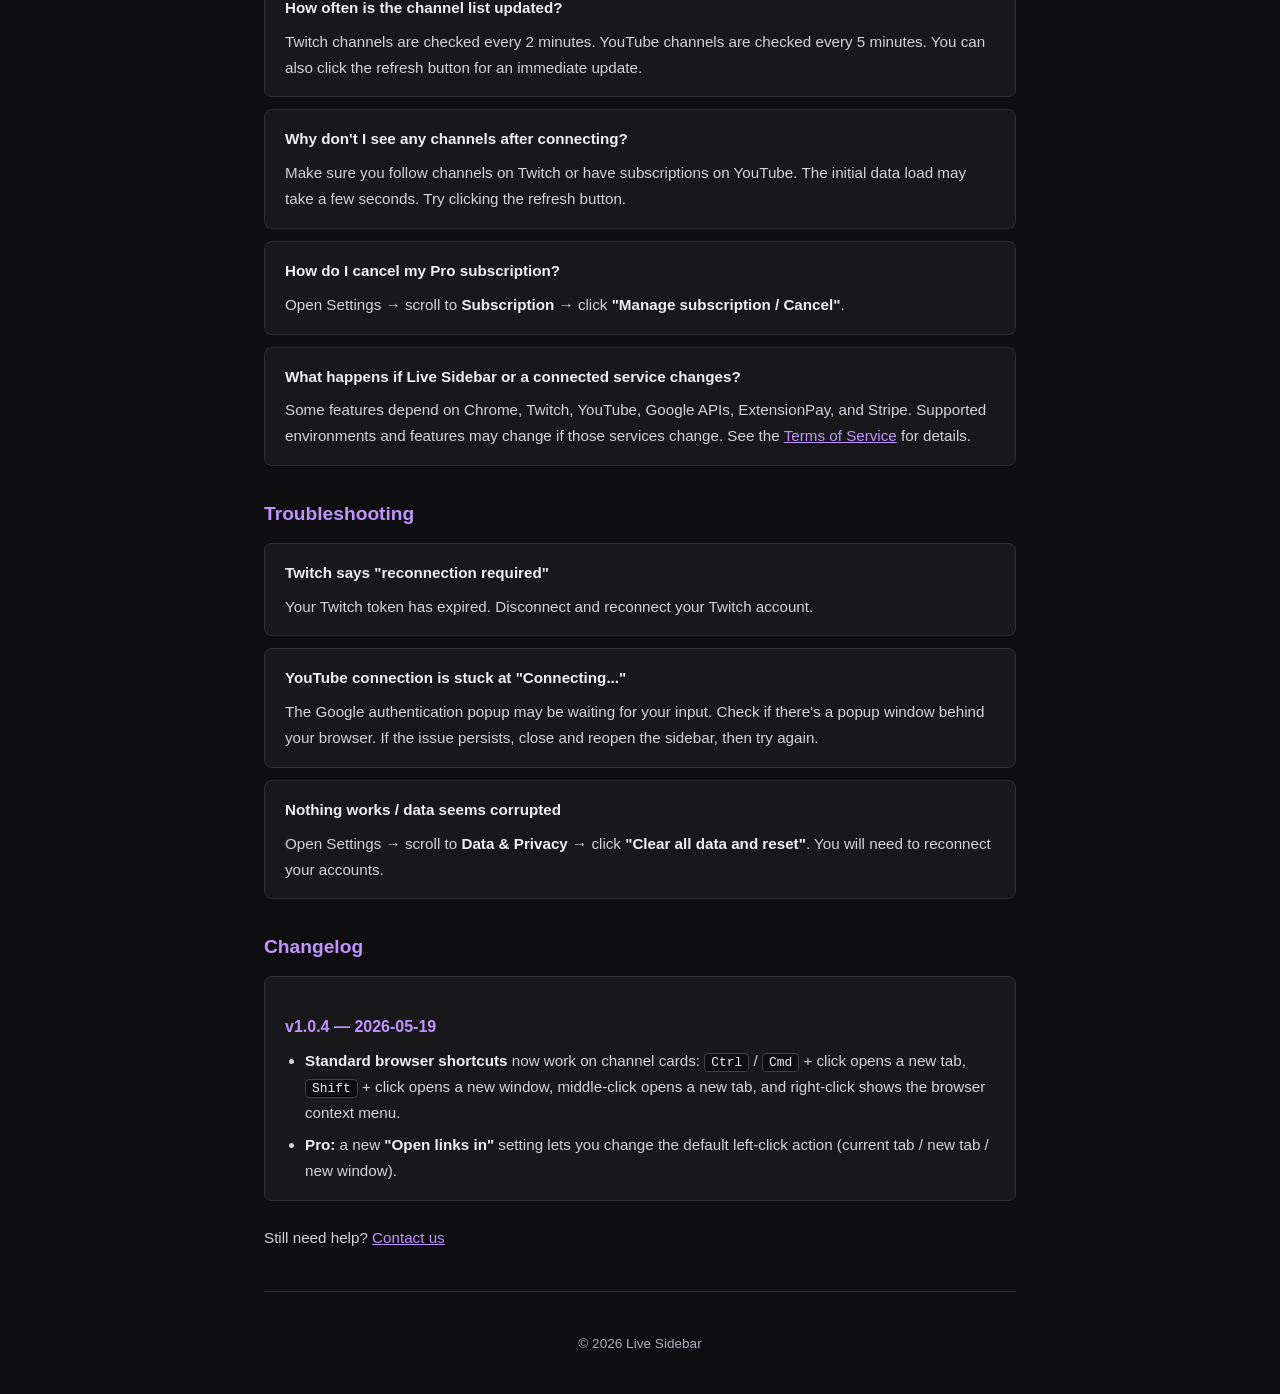
<file: help.html>
<!DOCTYPE html>
<html lang="en">
<head>
  <meta charset="UTF-8">
  <meta name="viewport" content="width=device-width, initial-scale=1.0">
  <title>Help — Live Sidebar</title>
  <link rel="stylesheet" href="live-sidebar.css">
</head>
<body>
  <span id="lang-en" class="lang-anchor"></span>
  <span id="lang-ja" class="lang-anchor"></span>
  <span id="lang-zh" class="lang-anchor"></span>
  <span id="lang-ko" class="lang-anchor"></span>
  <div class="container">
    <div class="lang-switcher" aria-label="Language">
      <a class="lang-btn active" href="#lang-en">EN</a>
      <a class="lang-btn " href="#lang-ja">JA</a>
      <a class="lang-btn " href="#lang-zh">ZH</a>
      <a class="lang-btn " href="#lang-ko">KO</a>
    </div>
    <a href="./" class="back active" data-lang="en">&larr; Back</a>
    <a href="./" class="back" data-lang="ja">&larr; トップに戻る</a>
    <a href="./" class="back" data-lang="zh">&larr; 返回首页</a>
    <a href="./" class="back" data-lang="ko">&larr; 돌아가기</a>

    <!-- ==================== ENGLISH ==================== -->
    <div data-lang="en" class="active">
      <h1>Help</h1>

      <h2>Getting Started</h2>
      <h3>Connecting Twitch</h3>
      <div class="steps">
        <ol>
          <li>Open the sidebar by clicking the Live Sidebar icon in the toolbar</li>
          <li>Click <strong>"Connect to Twitch"</strong></li>
          <li>Log in with your Twitch account and authorize access</li>
          <li>Your followed channels will appear automatically</li>
        </ol>
      </div>

      <h3>Connecting YouTube</h3>
      <div class="steps">
        <ol>
          <li>Click <strong>"Connect to YouTube"</strong> in the sidebar</li>
          <li>Select your Google account from the account picker</li>
          <li>Review and approve the permissions</li>
          <li>Your subscribed channels will appear automatically</li>
        </ol>
      </div>
      <p>If you see an "unverified app" warning, click <strong>Advanced</strong> &rarr; <strong>Go to Live Sidebar</strong> to proceed.</p>

      <h2>Features</h2>
      <h3>Pinning Channels</h3>
      <p>Hover over any channel and click the star icon to pin it. Pinned channels always appear at the top of the list. Free users can pin up to 3 channels.</p>

      <h3>Multiple Accounts <span class="pro-badge">Pro</span></h3>
      <p>Pro users can connect multiple Twitch and YouTube accounts. All accounts are polled simultaneously and results are merged into a single list. Duplicate channels are automatically removed.</p>
      <div class="steps">
        <ol>
          <li>Connect your first account as usual</li>
          <li>Click <strong>"+ Add Account"</strong> to connect additional accounts</li>
          <li>To remove an account, click the &times; button next to the account name</li>
        </ol>
      </div>

      <h3>Live Notifications <span class="pro-badge">Pro</span></h3>
      <p>Get notified when channels go live. Open Settings (gear icon) and enable <strong>Live start notification</strong>. You can also choose to only receive notifications for pinned channels.</p>

      <h3>Custom Filters <span class="pro-badge">Pro</span></h3>
      <p>Filter channels by game name, category, or stream title. Open Settings and type a keyword in the filter field, then press Enter. Multiple filters can be added.</p>

      <h3>Themes <span class="pro-badge">Pro</span></h3>
      <p>Choose from Dark, Light, or Midnight themes, and pick an accent color. Open Settings to customize.</p>

      <h2>FAQ</h2>
      <div class="faq-item">
        <p class="faq-q">How do I move the sidebar to the other side?</p>
        <p class="faq-a">Click the sidebar switch button (double panel icon) in the header. This opens Chrome's appearance settings where you can change the side panel position.</p>
      </div>
      <div class="faq-item">
        <p class="faq-q">How often is the channel list updated?</p>
        <p class="faq-a">Twitch channels are checked every 2 minutes. YouTube channels are checked every 5 minutes. You can also click the refresh button for an immediate update.</p>
      </div>
      <div class="faq-item">
        <p class="faq-q">Why don't I see any channels after connecting?</p>
        <p class="faq-a">Make sure you follow channels on Twitch or have subscriptions on YouTube. The initial data load may take a few seconds. Try clicking the refresh button.</p>
      </div>
      <div class="faq-item">
        <p class="faq-q">How do I cancel my Pro subscription?</p>
        <p class="faq-a">Open Settings &rarr; scroll to <strong>Subscription</strong> &rarr; click <strong>"Manage subscription / Cancel"</strong>.</p>
      </div>
      <div class="faq-item">
        <p class="faq-q">What happens if Live Sidebar or a connected service changes?</p>
        <p class="faq-a">Some features depend on Chrome, Twitch, YouTube, Google APIs, ExtensionPay, and Stripe. Supported environments and features may change if those services change. See the <a href="terms">Terms of Service</a> for details.</p>
      </div>

      <h2>Troubleshooting</h2>
      <div class="faq-item">
        <p class="faq-q">Twitch says "reconnection required"</p>
        <p class="faq-a">Your Twitch token has expired. Disconnect and reconnect your Twitch account.</p>
      </div>
      <div class="faq-item">
        <p class="faq-q">YouTube connection is stuck at "Connecting..."</p>
        <p class="faq-a">The Google authentication popup may be waiting for your input. Check if there's a popup window behind your browser. If the issue persists, close and reopen the sidebar, then try again.</p>
      </div>
      <div class="faq-item">
        <p class="faq-q">Nothing works / data seems corrupted</p>
        <p class="faq-a">Open Settings &rarr; scroll to <strong>Data &amp; Privacy</strong> &rarr; click <strong>"Clear all data and reset"</strong>. You will need to reconnect your accounts.</p>
      </div>

      <h2>Changelog</h2>
      <div class="changelog">
        <h3>v1.0.4 — 2026-05-19</h3>
        <ul>
          <li><strong>Standard browser shortcuts</strong> now work on channel cards: <kbd>Ctrl</kbd> / <kbd>Cmd</kbd> + click opens a new tab, <kbd>Shift</kbd> + click opens a new window, middle-click opens a new tab, and right-click shows the browser context menu.</li>
          <li><strong>Pro:</strong> a new <em>"Open links in"</em> setting lets you change the default left-click action (current tab / new tab / new window).</li>
        </ul>
      </div>

      <p class="contact-note">Still need help? <a href="https://docs.google.com/forms/d/e/1FAIpQLSeSbWLISd7ZpWGRhp2kvxbcxtRMpwEVe7srEay6lUH2knVQWQ/viewform" target="_blank" rel="noopener">Contact us</a></p>
    </div>

    <!-- ==================== JAPANESE ==================== -->
    <div data-lang="ja">
      <h1>ヘルプ</h1>

      <h2>はじめに</h2>
      <h3>Twitchを接続する</h3>
      <div class="steps">
        <ol>
          <li>ツールバーのLive Sidebarアイコンをクリックしてサイドバーを開く</li>
          <li><strong>「Twitchに接続」</strong>をクリック</li>
          <li>Twitchアカウントでログインし、アクセスを許可</li>
          <li>フォロー中のチャンネルが自動的に表示されます</li>
        </ol>
      </div>

      <h3>YouTubeを接続する</h3>
      <div class="steps">
        <ol>
          <li>サイドバーで<strong>「YouTubeに接続」</strong>をクリック</li>
          <li>アカウント選択画面でGoogleアカウントを選択</li>
          <li>権限を確認して許可</li>
          <li>登録チャンネルが自動的に表示されます</li>
        </ol>
      </div>
      <p>「このアプリは確認されていません」という警告が表示された場合は、<strong>詳細</strong> → <strong>Live Sidebar に移動</strong>をクリックしてください。</p>

      <h2>機能</h2>
      <h3>チャンネルのピン留め</h3>
      <p>チャンネルにカーソルを合わせると星アイコンが表示されます。クリックするとピン留めされ、リストの上部に固定されます。無料版では最大3件までピン留めできます。</p>

      <h3>複数アカウント <span class="pro-badge">Pro</span></h3>
      <p>Pro版では、TwitchとYouTubeのアカウントを複数接続できます。全アカウントが同時にチェックされ、結果が1つのリストに統合表示されます。同じチャンネルが重複することはありません。</p>
      <div class="steps">
        <ol>
          <li>最初のアカウントを通常通り接続</li>
          <li><strong>「+ アカウント追加」</strong>をクリックして追加のアカウントを接続</li>
          <li>アカウントを削除するには、アカウント名の横にある &times; ボタンをクリック</li>
        </ol>
      </div>

      <h3>ライブ開始通知 <span class="pro-badge">Pro</span></h3>
      <p>チャンネルがライブを開始すると通知を受け取れます。設定（歯車アイコン）を開き、<strong>「ライブ開始通知」</strong>を有効にしてください。ピン留めしたチャンネルのみ通知することもできます。</p>

      <h3>カスタムフィルター <span class="pro-badge">Pro</span></h3>
      <p>ゲーム名、カテゴリ、配信タイトルでチャンネルを絞り込めます。設定を開き、フィルター欄にキーワードを入力してEnterキーを押してください。</p>

      <h3>テーマ <span class="pro-badge">Pro</span></h3>
      <p>ダーク、ライト、ミッドナイトの3つのテーマと5色のアクセントカラーから選べます。設定から変更してください。</p>

      <h2>よくある質問</h2>
      <div class="faq-item">
        <p class="faq-q">サイドバーを反対側に移動するには？</p>
        <p class="faq-a">ヘッダーのサイドバー切替ボタン（パネルアイコン）をクリックすると、Chromeの外観設定が開きます。そこでサイドパネルの位置を変更できます。</p>
      </div>
      <div class="faq-item">
        <p class="faq-q">チャンネルリストはどのくらいの頻度で更新される？</p>
        <p class="faq-a">Twitchは2分ごと、YouTubeは5分ごとにチェックされます。更新ボタンをクリックすると即座に更新できます。</p>
      </div>
      <div class="faq-item">
        <p class="faq-q">接続したのにチャンネルが表示されない</p>
        <p class="faq-a">Twitchでチャンネルをフォローしているか、YouTubeでチャンネルを登録しているか確認してください。初回のデータ読み込みには数秒かかることがあります。更新ボタンをクリックしてみてください。</p>
      </div>
      <div class="faq-item">
        <p class="faq-q">Proの解約方法は？</p>
        <p class="faq-a">設定を開く → <strong>「サブスクリプション」</strong>セクション → <strong>「サブスクリプション管理・解約」</strong>をクリックしてください。</p>
      </div>
      <div class="faq-item">
        <p class="faq-q">Live Sidebarや連携サービスの仕様が変わった場合は？</p>
        <p class="faq-a">一部機能はChrome、Twitch、YouTube、Google API、ExtensionPay、Stripeに依存しています。これらの変更により、対応環境や機能が変更される場合があります。詳しくは<a href="terms">利用規約</a>をご確認ください。</p>
      </div>

      <h2>トラブルシューティング</h2>
      <div class="faq-item">
        <p class="faq-q">Twitchで「再接続が必要です」と表示される</p>
        <p class="faq-a">Twitchのトークンが期限切れになっています。アカウントを一度切断してから再接続してください。</p>
      </div>
      <div class="faq-item">
        <p class="faq-q">YouTubeが「接続中...」のまま止まる</p>
        <p class="faq-a">Googleの認証ポップアップが入力待ちの状態かもしれません。ブラウザの後ろにポップアップウィンドウがないか確認してください。問題が続く場合は、サイドバーを閉じて開き直してから再度お試しください。</p>
      </div>
      <div class="faq-item">
        <p class="faq-q">何も動かない / データがおかしい</p>
        <p class="faq-a">設定を開く → <strong>「データ・プライバシー」</strong> → <strong>「全データを消去してリセット」</strong>をクリックしてください。アカウントの再接続が必要になります。</p>
      </div>

      <h2>更新履歴</h2>
      <div class="changelog">
        <h3>v1.0.4 — 2026-05-19</h3>
        <ul>
          <li><strong>ブラウザ標準のクリック操作に対応</strong>しました: <kbd>Ctrl</kbd> / <kbd>Cmd</kbd> + クリックで新しいタブ、<kbd>Shift</kbd> + クリックで新しいウィンドウ、中クリックで新しいタブ、右クリックでブラウザのメニュー。</li>
          <li><strong>Pro:</strong> 設定に <em>「リンクを開く場所」</em> を追加。左クリックのデフォルト動作（現在のタブ / 新しいタブ / 新しいウィンドウ）を選べます。</li>
        </ul>
      </div>

      <p class="contact-note">解決しない場合は<a href="https://docs.google.com/forms/d/e/1FAIpQLSeSbWLISd7ZpWGRhp2kvxbcxtRMpwEVe7srEay6lUH2knVQWQ/viewform" target="_blank" rel="noopener">お問い合わせ</a>ください。</p>
    </div>

    <!-- ==================== CHINESE ==================== -->
    <div data-lang="zh">
      <h1>帮助</h1>

      <h2>开始使用</h2>
      <h3>连接Twitch</h3>
      <div class="steps">
        <ol>
          <li>点击工具栏中的 Live Sidebar 图标打开侧边栏</li>
          <li>点击<strong>"连接Twitch"</strong></li>
          <li>使用Twitch账号登录并授权</li>
          <li>关注的频道将自动显示</li>
        </ol>
      </div>

      <h3>连接YouTube</h3>
      <div class="steps">
        <ol>
          <li>在侧边栏中点击<strong>"连接YouTube"</strong></li>
          <li>在账号选择界面选择Google账号</li>
          <li>查看并同意权限请求</li>
          <li>订阅的频道将自动显示</li>
        </ol>
      </div>
      <p>如果出现"此应用未经验证"的警告，请点击<strong>高级</strong> &rarr; <strong>转到 Live Sidebar</strong>继续。</p>

      <h2>功能</h2>
      <h3>置顶频道</h3>
      <p>将鼠标悬停在频道上，点击星标图标即可置顶。置顶的频道始终显示在列表顶部。免费版最多可置顶3个频道。</p>

      <h3>多账号 <span class="pro-badge">Pro</span></h3>
      <p>Pro用户可以连接多个Twitch和YouTube账号。所有账号同时更新，结果合并为一个列表。重复的频道会自动去除。</p>
      <div class="steps">
        <ol>
          <li>正常连接第一个账号</li>
          <li>点击<strong>"+ 添加账号"</strong>连接更多账号</li>
          <li>要移除账号，点击账号名称旁的 &times; 按钮</li>
        </ol>
      </div>

      <h3>开播通知 <span class="pro-badge">Pro</span></h3>
      <p>当频道开始直播时收到通知。打开设置（齿轮图标），启用<strong>"开播通知"</strong>。也可以选择仅通知置顶频道。</p>

      <h3>自定义筛选 <span class="pro-badge">Pro</span></h3>
      <p>按游戏名、分类或直播标题筛选频道。打开设置，在筛选栏输入关键词后按回车。</p>

      <h3>主题 <span class="pro-badge">Pro</span></h3>
      <p>可选深色、浅色、午夜三种主题和5种强调色。在设置中更改。</p>

      <h2>常见问题</h2>
      <div class="faq-item">
        <p class="faq-q">如何将侧边栏移到另一侧？</p>
        <p class="faq-a">点击顶部的侧边栏切换按钮（双面板图标），将打开Chrome外观设置，在那里可以更改侧边面板的位置。</p>
      </div>
      <div class="faq-item">
        <p class="faq-q">频道列表多久更新一次？</p>
        <p class="faq-a">Twitch每2分钟检查一次，YouTube每5分钟检查一次。也可以点击刷新按钮立即更新。</p>
      </div>
      <div class="faq-item">
        <p class="faq-q">连接后看不到频道？</p>
        <p class="faq-a">请确认您在Twitch上关注了频道，或在YouTube上有订阅。首次加载可能需要几秒钟，请尝试点击刷新按钮。</p>
      </div>
      <div class="faq-item">
        <p class="faq-q">如何取消Pro订阅？</p>
        <p class="faq-a">打开设置 &rarr; <strong>"订阅"</strong>部分 &rarr; 点击<strong>"管理订阅 / 取消"</strong>。</p>
      </div>

      <h2>故障排除</h2>
      <div class="faq-item">
        <p class="faq-q">Twitch显示"需要重新连接"</p>
        <p class="faq-a">Twitch令牌已过期。请断开并重新连接Twitch账号。</p>
      </div>
      <div class="faq-item">
        <p class="faq-q">YouTube卡在"连接中..."</p>
        <p class="faq-a">Google认证弹窗可能在等待操作。请检查浏览器后面是否有弹窗。如果问题持续，关闭并重新打开侧边栏后再试。</p>
      </div>
      <div class="faq-item">
        <p class="faq-q">完全无法使用 / 数据异常</p>
        <p class="faq-a">打开设置 &rarr; <strong>"数据与隐私"</strong> &rarr; 点击<strong>"清除所有数据并重置"</strong>。之后需要重新连接账号。</p>
      </div>

      <h2>更新日志</h2>
      <div class="changelog">
        <h3>v1.0.4 — 2026-05-19</h3>
        <ul>
          <li>频道卡片现在支持<strong>浏览器标准点击操作</strong>：<kbd>Ctrl</kbd> / <kbd>Cmd</kbd> + 点击在新标签页打开，<kbd>Shift</kbd> + 点击在新窗口打开，中键点击在新标签页打开，右键点击显示浏览器菜单。</li>
          <li><strong>Pro：</strong>新增 <em>"打开链接的位置"</em> 设置，可更改左键点击的默认动作（当前标签页 / 新标签页 / 新窗口）。</li>
        </ul>
      </div>

      <p class="contact-note">仍需帮助？<a href="https://docs.google.com/forms/d/e/1FAIpQLSeSbWLISd7ZpWGRhp2kvxbcxtRMpwEVe7srEay6lUH2knVQWQ/viewform" target="_blank" rel="noopener">联系我们</a></p>
    </div>

    <!-- ==================== KOREAN ==================== -->
    <div data-lang="ko">
      <h1>도움말</h1>

      <h2>시작하기</h2>
      <h3>Twitch 연결</h3>
      <div class="steps">
        <ol>
          <li>툴바의 Live Sidebar 아이콘을 클릭하여 사이드바 열기</li>
          <li><strong>"Twitch 연결"</strong> 클릭</li>
          <li>Twitch 계정으로 로그인하고 접근 권한 허용</li>
          <li>팔로우 중인 채널이 자동으로 표시됩니다</li>
        </ol>
      </div>

      <h3>YouTube 연결</h3>
      <div class="steps">
        <ol>
          <li>사이드바에서 <strong>"YouTube 연결"</strong> 클릭</li>
          <li>계정 선택 화면에서 Google 계정 선택</li>
          <li>권한을 확인하고 승인</li>
          <li>구독 채널이 자동으로 표시됩니다</li>
        </ol>
      </div>
      <p>"이 앱은 확인되지 않았습니다"라는 경고가 표시되면 <strong>고급</strong> &rarr; <strong>Live Sidebar로 이동</strong>을 클릭하세요.</p>

      <h2>기능</h2>
      <h3>채널 고정</h3>
      <p>채널에 마우스를 올리면 별 아이콘이 나타납니다. 클릭하면 고정되어 목록 상단에 표시됩니다. 무료 버전에서는 최대 3개까지 고정할 수 있습니다.</p>

      <h3>다중 계정 <span class="pro-badge">Pro</span></h3>
      <p>Pro 사용자는 여러 Twitch 및 YouTube 계정을 연결할 수 있습니다. 모든 계정이 동시에 확인되며 결과가 하나의 목록으로 통합됩니다. 중복 채널은 자동으로 제거됩니다.</p>
      <div class="steps">
        <ol>
          <li>첫 번째 계정을 정상적으로 연결</li>
          <li><strong>"+ 계정 추가"</strong>를 클릭하여 추가 계정 연결</li>
          <li>계정을 삭제하려면 계정 이름 옆의 &times; 버튼 클릭</li>
        </ol>
      </div>

      <h3>방송 시작 알림 <span class="pro-badge">Pro</span></h3>
      <p>채널이 방송을 시작하면 알림을 받을 수 있습니다. 설정(톱니바퀴 아이콘)을 열고 <strong>"방송 시작 알림"</strong>을 활성화하세요. 고정된 채널만 알림 받을 수도 있습니다.</p>

      <h3>맞춤 필터 <span class="pro-badge">Pro</span></h3>
      <p>게임명, 카테고리, 방송 제목으로 채널을 필터링할 수 있습니다. 설정을 열고 필터 입력란에 키워드를 입력한 후 Enter를 누르세요.</p>

      <h3>테마 <span class="pro-badge">Pro</span></h3>
      <p>다크, 라이트, 미드나이트 3가지 테마와 5가지 강조색을 선택할 수 있습니다. 설정에서 변경하세요.</p>

      <h2>자주 묻는 질문</h2>
      <div class="faq-item">
        <p class="faq-q">사이드바를 반대쪽으로 옮기려면?</p>
        <p class="faq-a">헤더의 사이드바 전환 버튼(이중 패널 아이콘)을 클릭하면 Chrome 외관 설정이 열립니다. 거기서 사이드 패널 위치를 변경할 수 있습니다.</p>
      </div>
      <div class="faq-item">
        <p class="faq-q">채널 목록은 얼마나 자주 업데이트되나요?</p>
        <p class="faq-a">Twitch는 2분마다, YouTube는 5분마다 확인됩니다. 새로고침 버튼을 클릭하면 즉시 업데이트할 수 있습니다.</p>
      </div>
      <div class="faq-item">
        <p class="faq-q">연결했는데 채널이 안 보여요</p>
        <p class="faq-a">Twitch에서 채널을 팔로우하고 있는지, YouTube에서 구독이 있는지 확인하세요. 첫 로딩에 몇 초가 걸릴 수 있습니다. 새로고침 버튼을 눌러보세요.</p>
      </div>
      <div class="faq-item">
        <p class="faq-q">Pro 구독을 해지하려면?</p>
        <p class="faq-a">설정 열기 &rarr; <strong>"구독"</strong> 섹션 &rarr; <strong>"구독 관리 / 해지"</strong> 클릭.</p>
      </div>

      <h2>문제 해결</h2>
      <div class="faq-item">
        <p class="faq-q">Twitch에서 "재연결이 필요합니다"라고 표시됨</p>
        <p class="faq-a">Twitch 토큰이 만료되었습니다. 계정을 연결 해제한 후 다시 연결하세요.</p>
      </div>
      <div class="faq-item">
        <p class="faq-q">YouTube가 "연결 중..."에서 멈춤</p>
        <p class="faq-a">Google 인증 팝업이 입력을 기다리고 있을 수 있습니다. 브라우저 뒤에 팝업 창이 없는지 확인하세요. 문제가 계속되면 사이드바를 닫았다가 다시 열고 재시도하세요.</p>
      </div>
      <div class="faq-item">
        <p class="faq-q">아무것도 작동하지 않음 / 데이터 오류</p>
        <p class="faq-a">설정 열기 &rarr; <strong>"데이터 및 개인정보"</strong> &rarr; <strong>"모든 데이터 삭제 및 초기화"</strong> 클릭. 이후 계정을 다시 연결해야 합니다.</p>
      </div>

      <h2>업데이트 내역</h2>
      <div class="changelog">
        <h3>v1.0.4 — 2026-05-19</h3>
        <ul>
          <li>채널 카드가 <strong>브라우저 표준 클릭 동작</strong>을 지원합니다: <kbd>Ctrl</kbd> / <kbd>Cmd</kbd> + 클릭은 새 탭에서, <kbd>Shift</kbd> + 클릭은 새 창에서, 가운데 클릭은 새 탭에서, 우클릭은 브라우저 메뉴를 엽니다.</li>
          <li><strong>Pro:</strong> 설정에 <em>"링크를 여는 위치"</em> 추가. 좌클릭의 기본 동작(현재 탭 / 새 탭 / 새 창)을 선택할 수 있습니다.</li>
        </ul>
      </div>

      <p class="contact-note">추가 도움이 필요하신가요? <a href="https://docs.google.com/forms/d/e/1FAIpQLSeSbWLISd7ZpWGRhp2kvxbcxtRMpwEVe7srEay6lUH2knVQWQ/viewform" target="_blank" rel="noopener">문의하기</a></p>
    </div>

    <footer>
      &copy; 2026 Live Sidebar
    </footer>
  </div>
</body>
</html>
</file>
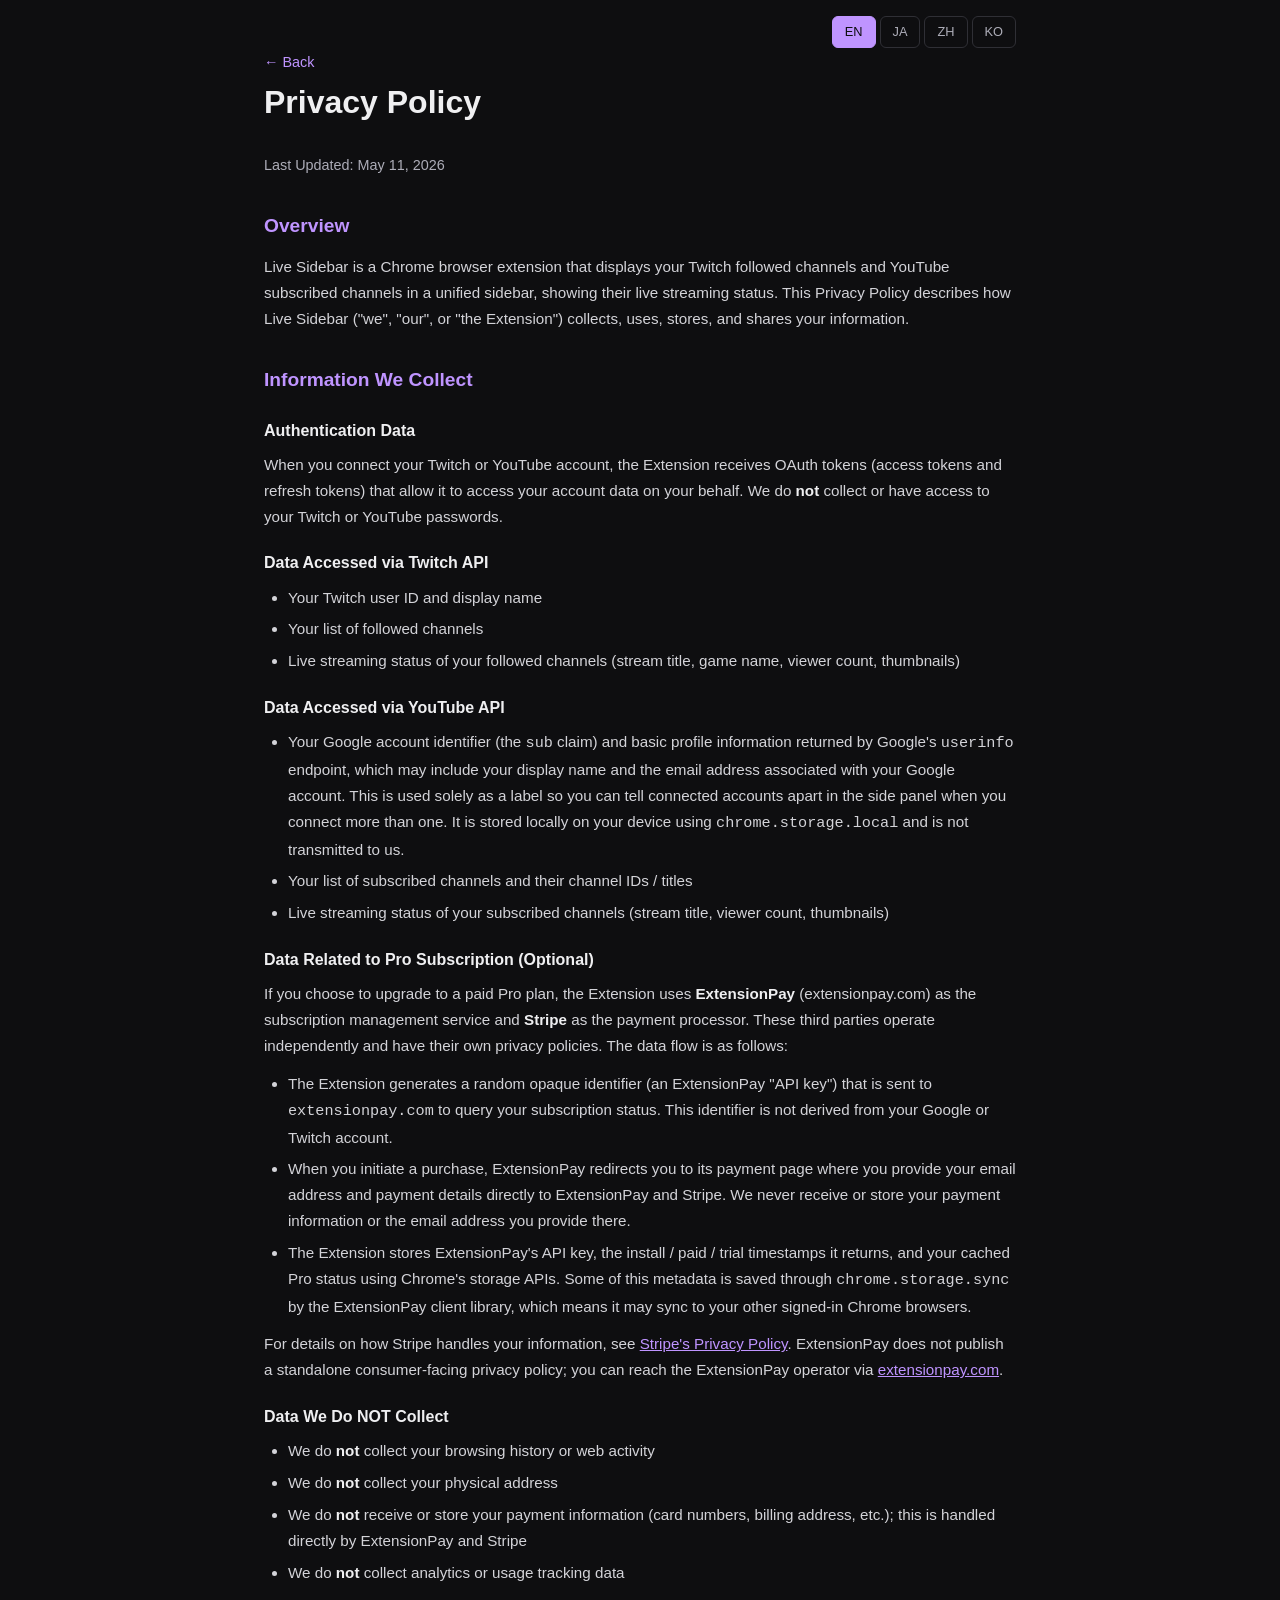
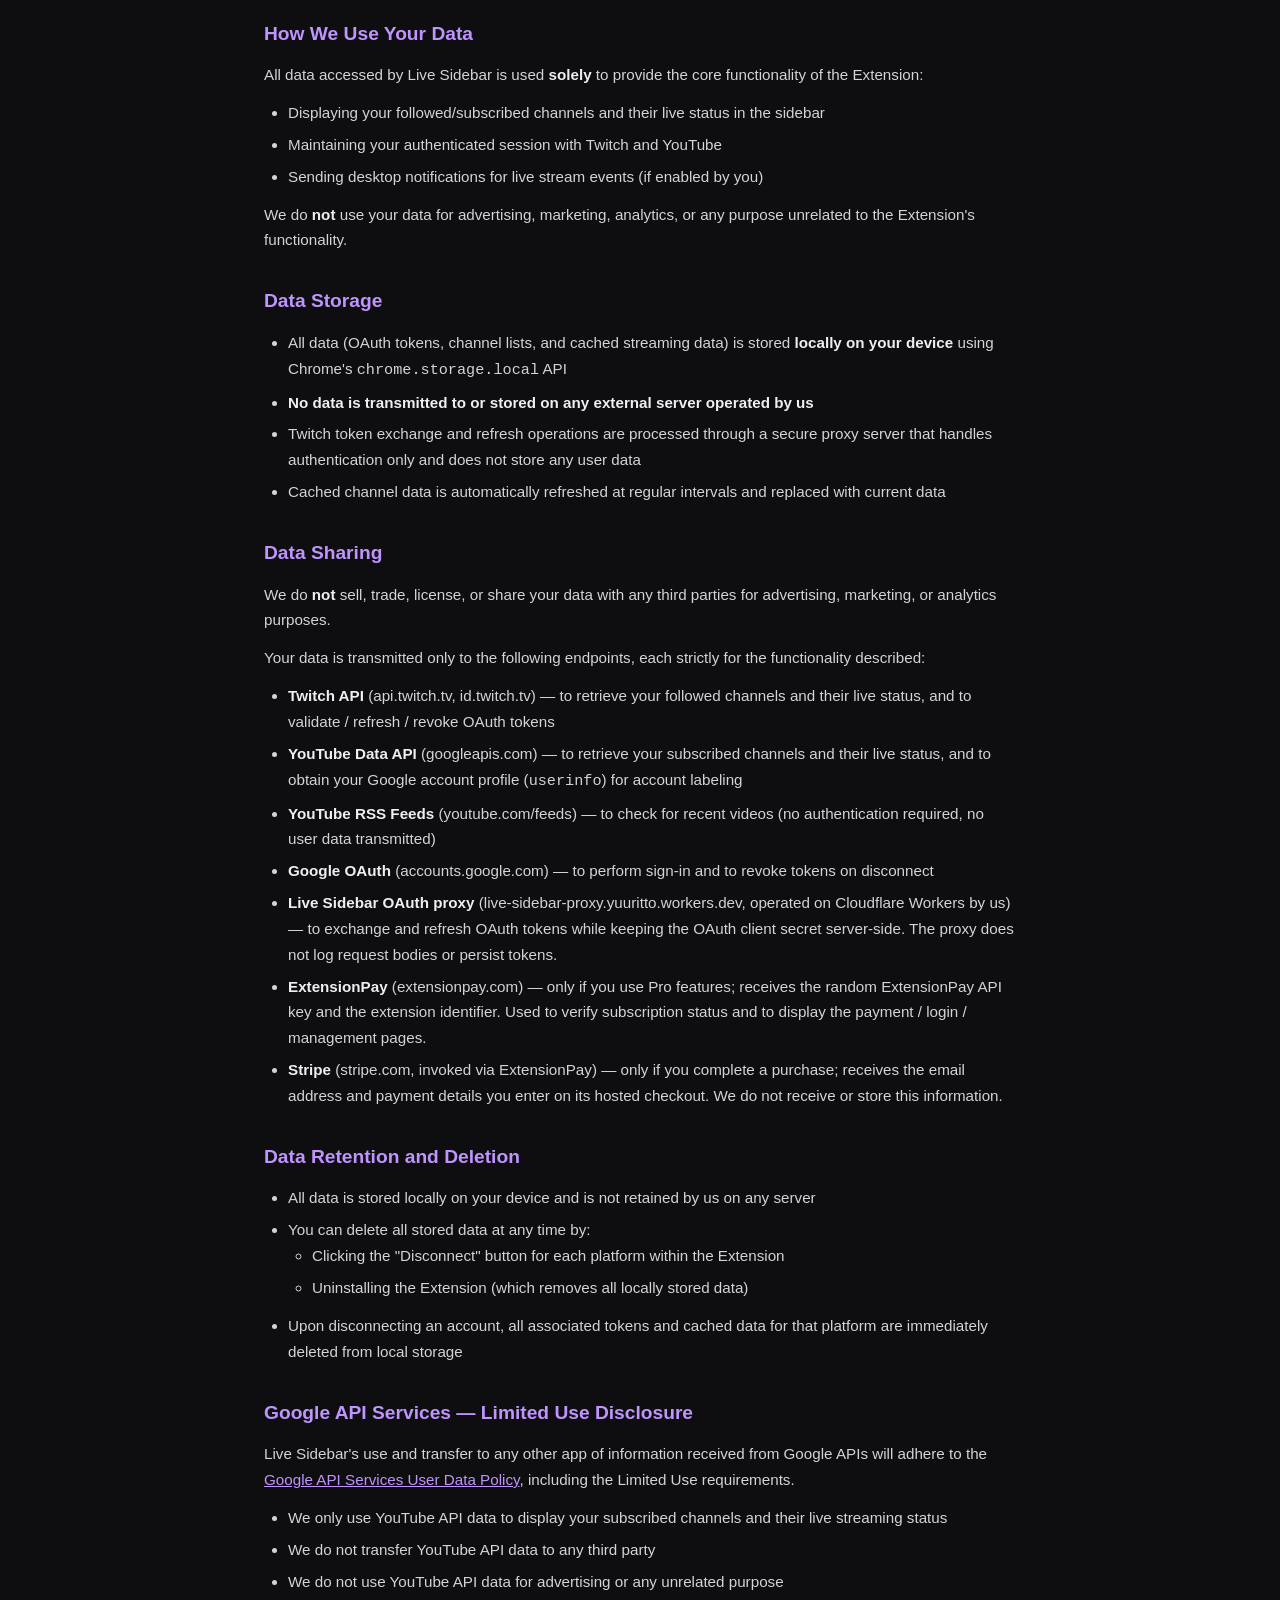
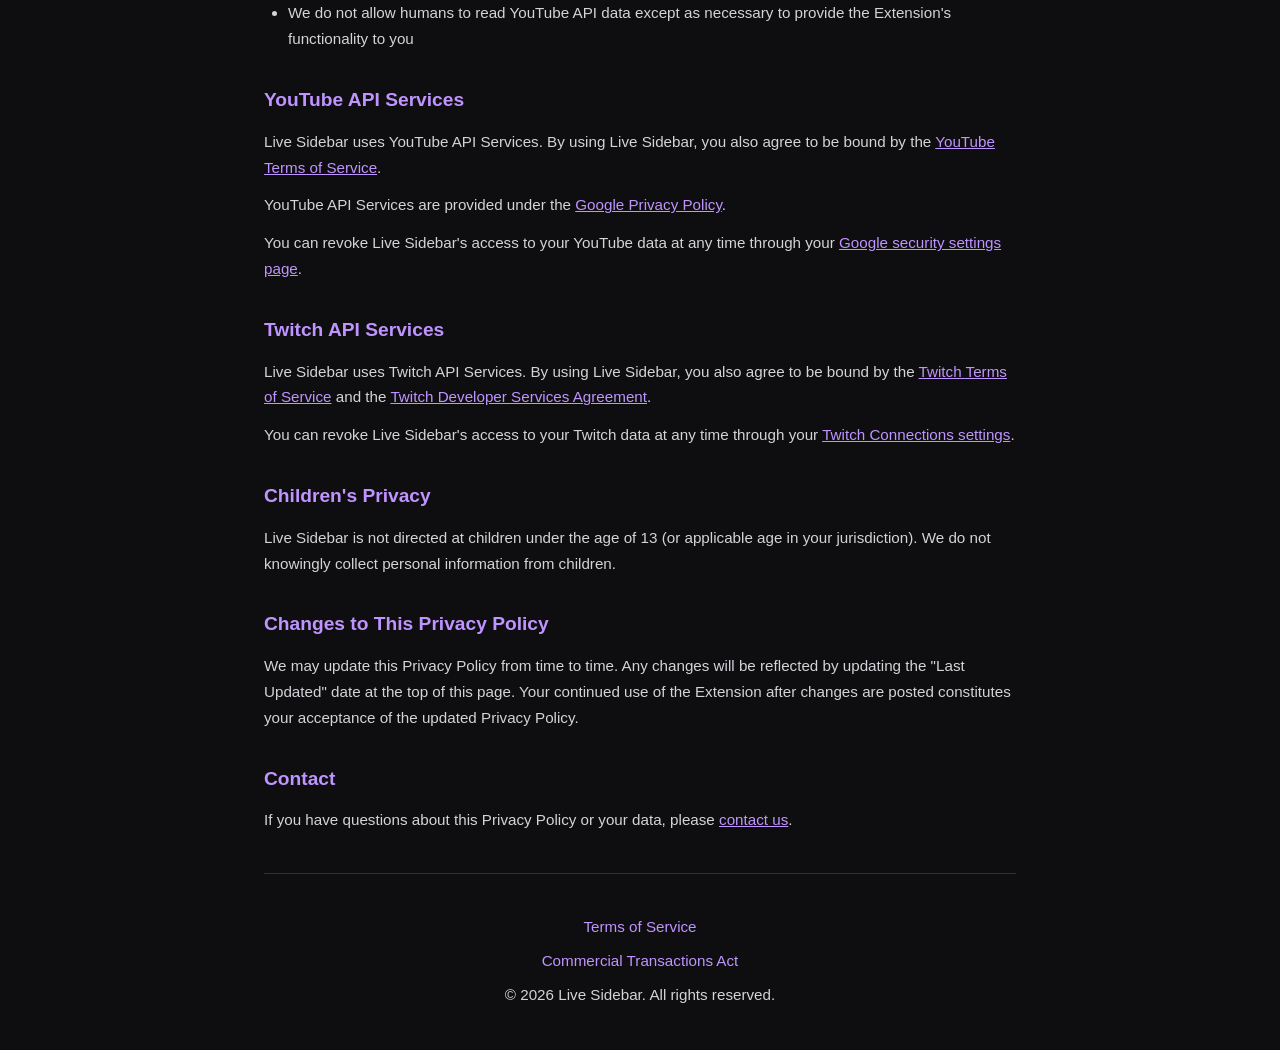
<file: privacy-policy.html>
<!DOCTYPE html>
<html lang="en">
<head>
  <meta charset="UTF-8">
  <meta name="viewport" content="width=device-width, initial-scale=1.0">
  <title>Privacy Policy — Live Sidebar</title>
  <link rel="stylesheet" href="live-sidebar.css">
</head>
<body>
  <span id="lang-en" class="lang-anchor"></span>
  <span id="lang-ja" class="lang-anchor"></span>
  <span id="lang-zh" class="lang-anchor"></span>
  <span id="lang-ko" class="lang-anchor"></span>
  <div class="container">
    <div class="lang-switcher" aria-label="Language">
      <a class="lang-btn active" href="#lang-en">EN</a>
      <a class="lang-btn " href="#lang-ja">JA</a>
      <a class="lang-btn " href="#lang-zh">ZH</a>
      <a class="lang-btn " href="#lang-ko">KO</a>
    </div>
    <a href="./" class="back active" data-lang="en">&larr; Back</a>
    <a href="./" class="back" data-lang="ja">&larr; トップに戻る</a>
    <a href="./" class="back" data-lang="zh">&larr; 返回首页</a>
    <a href="./" class="back" data-lang="ko">&larr; 돌아가기</a>

    <!-- ENGLISH -->
    <div data-lang="en" class="active">
      <h1>Privacy Policy</h1>
      <p class="updated">Last Updated: May 11, 2026</p>

      <h2>Overview</h2>
      <p>Live Sidebar is a Chrome browser extension that displays your Twitch followed channels and YouTube subscribed channels in a unified sidebar, showing their live streaming status. This Privacy Policy describes how Live Sidebar ("we", "our", or "the Extension") collects, uses, stores, and shares your information.</p>

      <h2>Information We Collect</h2>
      <h3>Authentication Data</h3>
      <p>When you connect your Twitch or YouTube account, the Extension receives OAuth tokens (access tokens and refresh tokens) that allow it to access your account data on your behalf. We do <strong>not</strong> collect or have access to your Twitch or YouTube passwords.</p>

      <h3>Data Accessed via Twitch API</h3>
      <ul>
        <li>Your Twitch user ID and display name</li>
        <li>Your list of followed channels</li>
        <li>Live streaming status of your followed channels (stream title, game name, viewer count, thumbnails)</li>
      </ul>

      <h3>Data Accessed via YouTube API</h3>
      <ul>
        <li>Your Google account identifier (the <code>sub</code> claim) and basic profile information returned by Google's <code>userinfo</code> endpoint, which may include your display name and the email address associated with your Google account. This is used solely as a label so you can tell connected accounts apart in the side panel when you connect more than one. It is stored locally on your device using <code>chrome.storage.local</code> and is not transmitted to us.</li>
        <li>Your list of subscribed channels and their channel IDs / titles</li>
        <li>Live streaming status of your subscribed channels (stream title, viewer count, thumbnails)</li>
      </ul>

      <h3>Data Related to Pro Subscription (Optional)</h3>
      <p>If you choose to upgrade to a paid Pro plan, the Extension uses <strong>ExtensionPay</strong> (extensionpay.com) as the subscription management service and <strong>Stripe</strong> as the payment processor. These third parties operate independently and have their own privacy policies. The data flow is as follows:</p>
      <ul>
        <li>The Extension generates a random opaque identifier (an ExtensionPay "API key") that is sent to <code>extensionpay.com</code> to query your subscription status. This identifier is not derived from your Google or Twitch account.</li>
        <li>When you initiate a purchase, ExtensionPay redirects you to its payment page where you provide your email address and payment details directly to ExtensionPay and Stripe. We never receive or store your payment information or the email address you provide there.</li>
        <li>The Extension stores ExtensionPay's API key, the install / paid / trial timestamps it returns, and your cached Pro status using Chrome's storage APIs. Some of this metadata is saved through <code>chrome.storage.sync</code> by the ExtensionPay client library, which means it may sync to your other signed-in Chrome browsers.</li>
      </ul>
      <p>For details on how Stripe handles your information, see <a href="https://stripe.com/privacy" target="_blank" rel="noopener">Stripe's Privacy Policy</a>. ExtensionPay does not publish a standalone consumer-facing privacy policy; you can reach the ExtensionPay operator via <a href="https://extensionpay.com/" target="_blank" rel="noopener">extensionpay.com</a>.</p>

      <h3>Data We Do NOT Collect</h3>
      <ul>
        <li>We do <strong>not</strong> collect your browsing history or web activity</li>
        <li>We do <strong>not</strong> collect your physical address</li>
        <li>We do <strong>not</strong> receive or store your payment information (card numbers, billing address, etc.); this is handled directly by ExtensionPay and Stripe</li>
        <li>We do <strong>not</strong> collect analytics or usage tracking data</li>
      </ul>

      <h2>How We Use Your Data</h2>
      <p>All data accessed by Live Sidebar is used <strong>solely</strong> to provide the core functionality of the Extension:</p>
      <ul>
        <li>Displaying your followed/subscribed channels and their live status in the sidebar</li>
        <li>Maintaining your authenticated session with Twitch and YouTube</li>
        <li>Sending desktop notifications for live stream events (if enabled by you)</li>
      </ul>
      <p>We do <strong>not</strong> use your data for advertising, marketing, analytics, or any purpose unrelated to the Extension's functionality.</p>

      <h2>Data Storage</h2>
      <ul>
        <li>All data (OAuth tokens, channel lists, and cached streaming data) is stored <strong>locally on your device</strong> using Chrome's <code>chrome.storage.local</code> API</li>
        <li><strong>No data is transmitted to or stored on any external server operated by us</strong></li>
        <li>Twitch token exchange and refresh operations are processed through a secure proxy server that handles authentication only and does not store any user data</li>
        <li>Cached channel data is automatically refreshed at regular intervals and replaced with current data</li>
      </ul>

      <h2>Data Sharing</h2>
      <p>We do <strong>not</strong> sell, trade, license, or share your data with any third parties for advertising, marketing, or analytics purposes.</p>
      <p>Your data is transmitted only to the following endpoints, each strictly for the functionality described:</p>
      <ul>
        <li><strong>Twitch API</strong> (api.twitch.tv, id.twitch.tv) — to retrieve your followed channels and their live status, and to validate / refresh / revoke OAuth tokens</li>
        <li><strong>YouTube Data API</strong> (googleapis.com) — to retrieve your subscribed channels and their live status, and to obtain your Google account profile (<code>userinfo</code>) for account labeling</li>
        <li><strong>YouTube RSS Feeds</strong> (youtube.com/feeds) — to check for recent videos (no authentication required, no user data transmitted)</li>
        <li><strong>Google OAuth</strong> (accounts.google.com) — to perform sign-in and to revoke tokens on disconnect</li>
        <li><strong>Live Sidebar OAuth proxy</strong> (live-sidebar-proxy.yuuritto.workers.dev, operated on Cloudflare Workers by us) — to exchange and refresh OAuth tokens while keeping the OAuth client secret server-side. The proxy does not log request bodies or persist tokens.</li>
        <li><strong>ExtensionPay</strong> (extensionpay.com) — only if you use Pro features; receives the random ExtensionPay API key and the extension identifier. Used to verify subscription status and to display the payment / login / management pages.</li>
        <li><strong>Stripe</strong> (stripe.com, invoked via ExtensionPay) — only if you complete a purchase; receives the email address and payment details you enter on its hosted checkout. We do not receive or store this information.</li>
      </ul>

      <h2>Data Retention and Deletion</h2>
      <ul>
        <li>All data is stored locally on your device and is not retained by us on any server</li>
        <li>You can delete all stored data at any time by:
          <ul>
            <li>Clicking the "Disconnect" button for each platform within the Extension</li>
            <li>Uninstalling the Extension (which removes all locally stored data)</li>
          </ul>
        </li>
        <li>Upon disconnecting an account, all associated tokens and cached data for that platform are immediately deleted from local storage</li>
      </ul>

      <h2>Google API Services — Limited Use Disclosure</h2>
      <p>Live Sidebar's use and transfer to any other app of information received from Google APIs will adhere to the <a href="https://developers.google.com/terms/api-services-user-data-policy" target="_blank" rel="noopener">Google API Services User Data Policy</a>, including the Limited Use requirements.</p>
      <ul>
        <li>We only use YouTube API data to display your subscribed channels and their live streaming status</li>
        <li>We do not transfer YouTube API data to any third party</li>
        <li>We do not use YouTube API data for advertising or any unrelated purpose</li>
        <li>We do not allow humans to read YouTube API data except as necessary to provide the Extension's functionality to you</li>
      </ul>

      <h2>YouTube API Services</h2>
      <p>Live Sidebar uses YouTube API Services. By using Live Sidebar, you also agree to be bound by the <a href="https://www.youtube.com/t/terms" target="_blank" rel="noopener">YouTube Terms of Service</a>.</p>
      <p>YouTube API Services are provided under the <a href="https://policies.google.com/privacy" target="_blank" rel="noopener">Google Privacy Policy</a>.</p>
      <p>You can revoke Live Sidebar's access to your YouTube data at any time through your <a href="https://security.google.com/settings/security/permissions" target="_blank" rel="noopener">Google security settings page</a>.</p>

      <h2>Twitch API Services</h2>
      <p>Live Sidebar uses Twitch API Services. By using Live Sidebar, you also agree to be bound by the <a href="https://www.twitch.tv/p/legal/terms-of-service/" target="_blank" rel="noopener">Twitch Terms of Service</a> and the <a href="https://www.twitch.tv/p/legal/developer-agreement/" target="_blank" rel="noopener">Twitch Developer Services Agreement</a>.</p>
      <p>You can revoke Live Sidebar's access to your Twitch data at any time through your <a href="https://www.twitch.tv/settings/connections" target="_blank" rel="noopener">Twitch Connections settings</a>.</p>

      <h2>Children's Privacy</h2>
      <p>Live Sidebar is not directed at children under the age of 13 (or applicable age in your jurisdiction). We do not knowingly collect personal information from children.</p>

      <h2>Changes to This Privacy Policy</h2>
      <p>We may update this Privacy Policy from time to time. Any changes will be reflected by updating the "Last Updated" date at the top of this page. Your continued use of the Extension after changes are posted constitutes your acceptance of the updated Privacy Policy.</p>

      <h2>Contact</h2>
      <p>If you have questions about this Privacy Policy or your data, please <a href="https://docs.google.com/forms/d/e/1FAIpQLSeSbWLISd7ZpWGRhp2kvxbcxtRMpwEVe7srEay6lUH2knVQWQ/viewform" target="_blank" rel="noopener">contact us</a>.</p>
    </div>

    <!-- JAPANESE -->
    <div data-lang="ja">
      <h1>プライバシーポリシー</h1>
      <p class="updated">最終更新日: 2026年5月11日</p>

      <h2>概要</h2>
      <p>Live Sidebarは、TwitchのフォローチャンネルとYouTubeの登録チャンネルのライブ配信状況を統合サイドバーに表示するChrome拡張機能です。本プライバシーポリシーは、Live Sidebar（以下「当拡張機能」）がお客様の情報をどのように収集、使用、保存、共有するかについて説明します。</p>

      <h2>収集する情報</h2>
      <h3>認証データ</h3>
      <p>TwitchまたはYouTubeアカウントを連携する際、当拡張機能はOAuthトークン（アクセストークンおよびリフレッシュトークン）を受け取ります。お客様のTwitchまたはYouTubeのパスワードを収集したり、アクセスすることは<strong>ありません</strong>。</p>

      <h3>Twitch APIを通じてアクセスするデータ</h3>
      <ul>
        <li>TwitchユーザーIDおよび表示名</li>
        <li>フォロー中のチャンネル一覧</li>
        <li>フォロー中チャンネルのライブ配信状況（配信タイトル、ゲーム名、視聴者数、サムネイル）</li>
      </ul>

      <h3>YouTube APIを通じてアクセスするデータ</h3>
      <ul>
        <li>Googleアカウント識別子（<code>sub</code> クレーム）および Google の <code>userinfo</code> エンドポイントから返される基本プロフィール情報。これにはお客様の表示名と、Googleアカウントに紐づくメールアドレスが含まれる場合があります。これは複数アカウントを連携した際にサイドパネル上で識別できるラベルとしてのみ使用され、Chromeの <code>chrome.storage.local</code> によりお客様のデバイス内にローカル保存されます。当方には送信されません。</li>
        <li>登録チャンネル一覧およびそれらのチャンネルIDとチャンネル名</li>
        <li>登録チャンネルのライブ配信状況（配信タイトル、視聴者数、サムネイル）</li>
      </ul>

      <h3>Proサブスクリプションに関するデータ（任意）</h3>
      <p>Proプランへのアップグレードを選択された場合、当拡張機能はサブスクリプション管理に <strong>ExtensionPay</strong>（extensionpay.com）を、決済処理に <strong>Stripe</strong> を利用します。これらの第三者サービスは独立して運営されており、それぞれ独自のプライバシーポリシーを持ちます。データの流れは以下の通りです：</p>
      <ul>
        <li>当拡張機能は ExtensionPay 用のランダムな不透明識別子（「APIキー」）を生成し、これを <code>extensionpay.com</code> に送信してサブスクリプション状態を照会します。この識別子は Google や Twitch アカウントから派生したものではありません。</li>
        <li>購入を開始すると、ExtensionPay が決済ページへリダイレクトします。そこでお客様は ExtensionPay と Stripe に対し直接、メールアドレスと支払い情報を入力します。当方がそこで入力された情報を受け取ったり保存することはありません。</li>
        <li>当拡張機能は、ExtensionPay の APIキー、ExtensionPay が返却するインストール/支払/トライアル日時、およびキャッシュ済みのPro状態を Chrome ストレージAPIで保存します。これらのメタデータの一部は ExtensionPay のクライアントライブラリにより <code>chrome.storage.sync</code> に保存されるため、サインイン済みの他の Chrome ブラウザに同期される可能性があります。</li>
      </ul>
      <p>Stripe の情報取扱いについては <a href="https://stripe.com/privacy" target="_blank" rel="noopener">Stripe プライバシーポリシー</a>をご参照ください。ExtensionPay は利用者向けの独立したプライバシーポリシーを公開していません。ExtensionPay 運営元への連絡は <a href="https://extensionpay.com/" target="_blank" rel="noopener">extensionpay.com</a> をご利用ください。</p>

      <h3>収集しないデータ</h3>
      <ul>
        <li>閲覧履歴やウェブ上の行動は収集<strong>しません</strong></li>
        <li>住所は収集<strong>しません</strong></li>
        <li>支払情報（カード番号、請求先住所等）を当方が受信または保存することは<strong>ありません</strong>。これらは ExtensionPay および Stripe が直接取り扱います</li>
        <li>分析データや利用追跡データは収集<strong>しません</strong></li>
      </ul>

      <h2>データの使用方法</h2>
      <p>Live Sidebarがアクセスするすべてのデータは、当拡張機能のコア機能を提供するために<strong>のみ</strong>使用されます：</p>
      <ul>
        <li>フォロー/登録チャンネルとそのライブ状況をサイドバーに表示</li>
        <li>TwitchおよびYouTubeとの認証セッションの維持</li>
        <li>ライブ配信開始時のデスクトップ通知の送信（有効にした場合）</li>
      </ul>
      <p>広告、マーケティング、分析、その他当拡張機能の機能に関係のない目的でデータを使用することは<strong>ありません</strong>。</p>

      <h2>データの保存</h2>
      <ul>
        <li>すべてのデータ（OAuthトークン、チャンネル一覧、キャッシュされた配信データ）はChromeの<code>chrome.storage.local</code> APIを使用して<strong>お客様のデバイスにローカル保存</strong>されます</li>
        <li><strong>当方が運営する外部サーバーにデータが送信・保存されることはありません</strong></li>
        <li>Twitchのトークン交換とリフレッシュは、認証のみを処理しユーザーデータを保存しないセキュアなプロキシサーバーを介して行われます</li>
        <li>キャッシュされたチャンネルデータは定期的に自動更新され、最新のデータに置き換えられます</li>
      </ul>

      <h2>データの共有</h2>
      <p>広告、マーケティング、分析目的で第三者にお客様のデータを販売、取引、ライセンス供与、共有することは<strong>ありません</strong>。</p>
      <p>データの送信先は以下に限定され、各送信先は記載の機能のためにのみ使用されます：</p>
      <ul>
        <li><strong>Twitch API</strong>（api.twitch.tv, id.twitch.tv）— フォローチャンネルとライブ状況の取得、および OAuthトークンの validate / refresh / revoke</li>
        <li><strong>YouTube Data API</strong>（googleapis.com）— 登録チャンネルとライブ状況の取得、およびアカウントラベル用に Google アカウントの <code>userinfo</code> を取得</li>
        <li><strong>YouTube RSSフィード</strong>（youtube.com/feeds）— 最新動画の確認（認証不要、ユーザーデータの送信なし）</li>
        <li><strong>Google OAuth</strong>（accounts.google.com）— サインインおよび連携解除時のトークン失効</li>
        <li><strong>Live Sidebar OAuth プロキシ</strong>（live-sidebar-proxy.yuuritto.workers.dev、当方が Cloudflare Workers 上で運営）— OAuth クライアントシークレットをサーバー側に保持しつつ OAuthトークンの交換とリフレッシュを行います。プロキシはリクエスト本文をログに残さず、トークンを永続化しません。</li>
        <li><strong>ExtensionPay</strong>（extensionpay.com）— Pro 機能利用時のみ。ExtensionPay の APIキーと拡張機能識別子が送信されます。サブスクリプション状態の確認および決済/ログイン/管理ページの表示に使用されます。</li>
        <li><strong>Stripe</strong>（stripe.com、ExtensionPay を経由して呼び出されます）— 購入を完了した場合のみ。Stripe のホスト型決済ページでお客様が入力するメールアドレスと支払情報を Stripe が受信します。当方はこれらの情報を受信または保存しません。</li>
      </ul>

      <h2>データの保持と削除</h2>
      <ul>
        <li>すべてのデータはお客様のデバイスにローカル保存され、当方のサーバーには保持されません</li>
        <li>以下の方法でいつでもすべての保存データを削除できます：
          <ul>
            <li>拡張機能内の各プラットフォームの「連携解除」ボタンをクリック</li>
            <li>拡張機能のアンインストール（ローカル保存データがすべて削除されます）</li>
          </ul>
        </li>
        <li>アカウントの連携を解除すると、そのプラットフォームに関連するすべてのトークンとキャッシュデータがローカルストレージから即座に削除されます</li>
      </ul>

      <h2>Google APIサービス — 限定使用の開示</h2>
      <p>Live SidebarによるGoogle APIから受信した情報の使用および他のアプリへの転送は、限定使用の要件を含む<a href="https://developers.google.com/terms/api-services-user-data-policy" target="_blank" rel="noopener">Google APIサービスのユーザーデータポリシー</a>に準拠します。</p>
      <ul>
        <li>YouTube APIデータは、登録チャンネルとそのライブ配信状況の表示にのみ使用します</li>
        <li>YouTube APIデータを第三者に転送しません</li>
        <li>YouTube APIデータを広告やその他無関係な目的に使用しません</li>
        <li>拡張機能の機能を提供するために必要な場合を除き、人間がYouTube APIデータを閲覧することを許可しません</li>
      </ul>

      <h2>YouTube APIサービス</h2>
      <p>Live SidebarはYouTube APIサービスを使用しています。Live Sidebarを使用することにより、<a href="https://www.youtube.com/t/terms" target="_blank" rel="noopener">YouTube利用規約</a>にも同意したものとみなされます。</p>
      <p>YouTube APIサービスは<a href="https://policies.google.com/privacy" target="_blank" rel="noopener">Googleプライバシーポリシー</a>に基づいて提供されます。</p>
      <p><a href="https://security.google.com/settings/security/permissions" target="_blank" rel="noopener">Googleのセキュリティ設定ページ</a>から、いつでもLive SidebarのYouTubeデータへのアクセスを取り消すことができます。</p>

      <h2>Twitch APIサービス</h2>
      <p>Live SidebarはTwitch APIサービスを使用しています。Live Sidebarを使用することにより、<a href="https://www.twitch.tv/p/legal/terms-of-service/" target="_blank" rel="noopener">Twitch利用規約</a>および<a href="https://www.twitch.tv/p/legal/developer-agreement/" target="_blank" rel="noopener">Twitch開発者サービス契約</a>にも同意したものとみなされます。</p>
      <p><a href="https://www.twitch.tv/settings/connections" target="_blank" rel="noopener">Twitchの接続設定</a>から、いつでもLive SidebarのTwitchデータへのアクセスを取り消すことができます。</p>

      <h2>児童のプライバシー</h2>
      <p>Live Sidebarは13歳未満（またはお住まいの地域の該当年齢未満）の児童を対象としていません。児童の個人情報を故意に収集することはありません。</p>

      <h2>プライバシーポリシーの変更</h2>
      <p>本プライバシーポリシーは随時更新される場合があります。変更はページ上部の「最終更新日」の更新により反映されます。変更の掲載後も当拡張機能を継続して使用することにより、更新されたプライバシーポリシーに同意したものとみなされます。</p>

      <h2>お問い合わせ</h2>
      <p>本プライバシーポリシーまたはお客様のデータに関するご質問は、<a href="https://docs.google.com/forms/d/e/1FAIpQLSeSbWLISd7ZpWGRhp2kvxbcxtRMpwEVe7srEay6lUH2knVQWQ/viewform" target="_blank" rel="noopener">お問い合わせフォーム</a>よりご連絡ください。</p>
    </div>

    <!-- CHINESE -->
    <div data-lang="zh">
      <h1>隐私政策</h1>
      <p class="updated">最后更新：2026年5月11日</p>

      <h2>概述</h2>
      <p>Live Sidebar 是一款 Chrome 浏览器扩展程序，可在统一的侧边栏中显示您关注的 Twitch 频道和 YouTube 订阅频道的直播状态。本隐私政策描述了 Live Sidebar（以下简称"我们"或"本扩展程序"）如何收集、使用、存储和共享您的信息。</p>

      <h2>我们收集的信息</h2>
      <h3>认证数据</h3>
      <p>当您连接 Twitch 或 YouTube 帐户时，本扩展程序会接收 OAuth 令牌（访问令牌和刷新令牌），以代表您访问帐户数据。我们<strong>不会</strong>收集或访问您的 Twitch 或 YouTube 密码。</p>

      <h3>通过 Twitch API 访问的数据</h3>
      <ul>
        <li>您的 Twitch 用户 ID 和显示名称</li>
        <li>您关注的频道列表</li>
        <li>关注频道的直播状态（直播标题、游戏名称、观看人数、缩略图）</li>
      </ul>

      <h3>通过 YouTube API 访问的数据</h3>
      <ul>
        <li>您的 Google 帐户标识符（<code>sub</code> 声明）以及 Google <code>userinfo</code> 端点返回的基本个人资料信息，其中可能包括您的显示名称和与 Google 帐户关联的电子邮件地址。这些信息仅用作标签，以便您在侧边栏中区分已连接的多个帐户。它通过 <code>chrome.storage.local</code> 存储在您的设备本地，不会传输给我们。</li>
        <li>您的订阅频道列表及其频道 ID 和频道名称</li>
        <li>订阅频道的直播状态（直播标题、观看人数、缩略图）</li>
      </ul>

      <h3>与 Pro 订阅相关的数据（可选）</h3>
      <p>如果您选择升级到付费 Pro 计划，本扩展程序将使用 <strong>ExtensionPay</strong>（extensionpay.com）作为订阅管理服务，并使用 <strong>Stripe</strong> 作为支付处理方。这些第三方独立运营,各自拥有独立的隐私政策。数据流程如下：</p>
      <ul>
        <li>本扩展程序生成一个随机的不透明标识符（ExtensionPay "API 密钥"），并将其发送到 <code>extensionpay.com</code> 以查询您的订阅状态。此标识符不是从您的 Google 或 Twitch 帐户派生的。</li>
        <li>当您发起购买时，ExtensionPay 会将您重定向到其支付页面，您将在该页面直接向 ExtensionPay 和 Stripe 提供您的电子邮件地址和支付详情。我们绝不会接收或存储您在那里提供的支付信息或电子邮件地址。</li>
        <li>本扩展程序使用 Chrome 存储 API 保存 ExtensionPay 的 API 密钥、其返回的安装/付款/试用时间戳，以及缓存的 Pro 状态。其中部分元数据由 ExtensionPay 客户端库通过 <code>chrome.storage.sync</code> 保存，因此可能会同步到您已登录的其他 Chrome 浏览器。</li>
      </ul>
      <p>有关 Stripe 如何处理您的信息的详细信息，请参阅 <a href="https://stripe.com/privacy" target="_blank" rel="noopener">Stripe 隐私政策</a>。ExtensionPay 未发布面向最终用户的独立隐私政策；您可以通过 <a href="https://extensionpay.com/" target="_blank" rel="noopener">extensionpay.com</a> 联系 ExtensionPay 运营方。</p>

      <h3>我们不收集的数据</h3>
      <ul>
        <li>我们<strong>不</strong>收集您的浏览历史或网络活动</li>
        <li>我们<strong>不</strong>收集您的实际地址</li>
        <li>我们<strong>不</strong>接收或存储您的支付信息（卡号、账单地址等）；这些信息由 ExtensionPay 和 Stripe 直接处理</li>
        <li>我们<strong>不</strong>收集分析或使用追踪数据</li>
      </ul>

      <h2>数据使用方式</h2>
      <p>Live Sidebar 访问的所有数据<strong>仅</strong>用于提供本扩展程序的核心功能：</p>
      <ul>
        <li>在侧边栏中显示您关注/订阅的频道及其直播状态</li>
        <li>维护您与 Twitch 和 YouTube 的认证会话</li>
        <li>发送直播事件的桌面通知（如您已启用）</li>
      </ul>
      <p>我们<strong>不会</strong>将您的数据用于广告、营销、分析或与本扩展程序功能无关的任何目的。</p>

      <h2>数据存储</h2>
      <ul>
        <li>所有数据（OAuth 令牌、频道列表和缓存的直播数据）均使用 Chrome 的 <code>chrome.storage.local</code> API <strong>存储在您的设备本地</strong></li>
        <li><strong>没有数据被传输到或存储在我们运营的任何外部服务器上</strong></li>
        <li>Twitch 令牌交换和刷新操作通过安全代理服务器处理，该服务器仅处理认证，不存储任何用户数据</li>
        <li>缓存的频道数据会定期自动刷新并替换为最新数据</li>
      </ul>

      <h2>数据共享</h2>
      <p>我们<strong>不会</strong>为广告、营销或分析目的向任何第三方出售、交易、许可或共享您的数据。</p>
      <p>您的数据仅传输至以下端点，每个端点严格用于所述功能：</p>
      <ul>
        <li><strong>Twitch API</strong>（api.twitch.tv, id.twitch.tv）— 获取您关注的频道及其直播状态，以及验证/刷新/撤销 OAuth 令牌</li>
        <li><strong>YouTube Data API</strong>（googleapis.com）— 获取您订阅的频道及其直播状态，以及获取 Google 帐户 <code>userinfo</code> 用于帐户标签</li>
        <li><strong>YouTube RSS 源</strong>（youtube.com/feeds）— 检查最新视频（无需认证，不传输用户数据）</li>
        <li><strong>Google OAuth</strong>（accounts.google.com）— 进行登录和断开连接时撤销令牌</li>
        <li><strong>Live Sidebar OAuth 代理</strong>（live-sidebar-proxy.yuuritto.workers.dev，由我们在 Cloudflare Workers 上运营）— 在将 OAuth 客户端密钥保持在服务器端的同时进行 OAuth 令牌的交换和刷新。该代理不记录请求正文，也不持久化令牌。</li>
        <li><strong>ExtensionPay</strong>（extensionpay.com）— 仅在使用 Pro 功能时；接收 ExtensionPay API 密钥和扩展标识符。用于验证订阅状态和显示支付/登录/管理页面。</li>
        <li><strong>Stripe</strong>（stripe.com，通过 ExtensionPay 调用）— 仅在您完成购买时；Stripe 会接收您在其托管结账页上输入的电子邮件地址和支付详情。我们不会接收或存储这些信息。</li>
      </ul>

      <h2>数据保留和删除</h2>
      <ul>
        <li>所有数据存储在您的设备本地，不会保留在我们的任何服务器上</li>
        <li>您可以随时通过以下方式删除所有存储的数据：
          <ul>
            <li>点击扩展程序内各平台的"断开连接"按钮</li>
            <li>卸载扩展程序（将删除所有本地存储的数据）</li>
          </ul>
        </li>
        <li>断开帐户连接后，该平台的所有相关令牌和缓存数据将立即从本地存储中删除</li>
      </ul>

      <h2>Google API 服务 — 有限使用披露</h2>
      <p>Live Sidebar 对从 Google API 接收的信息的使用和转移将遵守 <a href="https://developers.google.com/terms/api-services-user-data-policy" target="_blank" rel="noopener">Google API 服务用户数据政策</a>，包括有限使用要求。</p>
      <ul>
        <li>我们仅使用 YouTube API 数据来显示您订阅的频道及其直播状态</li>
        <li>我们不会将 YouTube API 数据转移给任何第三方</li>
        <li>我们不会将 YouTube API 数据用于广告或任何无关目的</li>
        <li>除非为向您提供扩展程序功能所必需，否则我们不允许人类阅读 YouTube API 数据</li>
      </ul>

      <h2>YouTube API 服务</h2>
      <p>Live Sidebar 使用 YouTube API 服务。使用 Live Sidebar 即表示您同意受 <a href="https://www.youtube.com/t/terms" target="_blank" rel="noopener">YouTube 服务条款</a>的约束。</p>
      <p>YouTube API 服务根据 <a href="https://policies.google.com/privacy" target="_blank" rel="noopener">Google 隐私权政策</a>提供。</p>
      <p>您可以随时通过 <a href="https://security.google.com/settings/security/permissions" target="_blank" rel="noopener">Google 安全设置页面</a>撤销 Live Sidebar 对您 YouTube 数据的访问权限。</p>

      <h2>Twitch API 服务</h2>
      <p>Live Sidebar 使用 Twitch API 服务。使用 Live Sidebar 即表示您同意受 <a href="https://www.twitch.tv/p/legal/terms-of-service/" target="_blank" rel="noopener">Twitch 服务条款</a>和 <a href="https://www.twitch.tv/p/legal/developer-agreement/" target="_blank" rel="noopener">Twitch 开发者服务协议</a>的约束。</p>
      <p>您可以随时通过 <a href="https://www.twitch.tv/settings/connections" target="_blank" rel="noopener">Twitch 连接设置</a>撤销 Live Sidebar 对您 Twitch 数据的访问权限。</p>

      <h2>儿童隐私</h2>
      <p>Live Sidebar 不面向 13 岁以下（或您所在辖区适用年龄以下）的儿童。我们不会故意收集儿童的个人信息。</p>

      <h2>隐私政策的变更</h2>
      <p>我们可能会不时更新本隐私政策。任何变更将通过更新页面顶部的"最后更新"日期来反映。变更发布后您继续使用本扩展程序即表示您接受更新后的隐私政策。</p>

      <h2>联系方式</h2>
      <p>如果您对本隐私政策或您的数据有疑问，请通过<a href="https://docs.google.com/forms/d/e/1FAIpQLSeSbWLISd7ZpWGRhp2kvxbcxtRMpwEVe7srEay6lUH2knVQWQ/viewform" target="_blank" rel="noopener">联系表单</a>与我们联系。</p>
    </div>

    <!-- KOREAN -->
    <div data-lang="ko">
      <h1>개인정보 처리방침</h1>
      <p class="updated">최종 업데이트: 2026년 5월 11일</p>

      <h2>개요</h2>
      <p>Live Sidebar는 팔로우 중인 Twitch 채널과 구독 중인 YouTube 채널의 라이브 방송 상태를 통합 사이드바에 표시하는 Chrome 브라우저 확장 프로그램입니다. 본 개인정보 처리방침은 Live Sidebar(이하 "당사" 또는 "본 확장 프로그램")가 사용자의 정보를 수집, 사용, 저장 및 공유하는 방법을 설명합니다.</p>

      <h2>수집하는 정보</h2>
      <h3>인증 데이터</h3>
      <p>Twitch 또는 YouTube 계정을 연결하면 본 확장 프로그램은 사용자를 대신하여 계정 데이터에 액세스할 수 있는 OAuth 토큰(액세스 토큰 및 리프레시 토큰)을 수신합니다. 당사는 사용자의 Twitch 또는 YouTube 비밀번호를 수집하거나 액세스하지 <strong>않습니다</strong>.</p>

      <h3>Twitch API를 통해 액세스하는 데이터</h3>
      <ul>
        <li>Twitch 사용자 ID 및 표시 이름</li>
        <li>팔로우 중인 채널 목록</li>
        <li>팔로우 중인 채널의 라이브 방송 상태 (방송 제목, 게임 이름, 시청자 수, 썸네일)</li>
      </ul>

      <h3>YouTube API를 통해 액세스하는 데이터</h3>
      <ul>
        <li>Google 계정 식별자(<code>sub</code> 클레임) 및 Google <code>userinfo</code> 엔드포인트에서 반환되는 기본 프로필 정보. 여기에는 사용자의 표시 이름과 Google 계정에 연결된 이메일 주소가 포함될 수 있습니다. 이는 사용자가 두 개 이상의 계정을 연결한 경우 사이드 패널에서 연결된 계정을 구분할 수 있도록 라벨로만 사용되며, <code>chrome.storage.local</code>을 사용하여 사용자의 기기에 로컬 저장되며 당사로 전송되지 않습니다.</li>
        <li>구독 채널 목록 및 채널 ID와 채널 이름</li>
        <li>구독 채널의 라이브 방송 상태 (방송 제목, 시청자 수, 썸네일)</li>
      </ul>

      <h3>Pro 구독 관련 데이터 (선택 사항)</h3>
      <p>유료 Pro 플랜으로 업그레이드를 선택하시면, 본 확장 프로그램은 구독 관리 서비스로 <strong>ExtensionPay</strong>(extensionpay.com)를, 결제 처리 업체로 <strong>Stripe</strong>를 사용합니다. 이들 제3자는 독립적으로 운영되며 자체적인 개인정보 처리방침을 갖고 있습니다. 데이터 흐름은 다음과 같습니다:</p>
      <ul>
        <li>본 확장 프로그램은 ExtensionPay용 무작위 불투명 식별자("API 키")를 생성하여 <code>extensionpay.com</code>에 전송하여 구독 상태를 조회합니다. 이 식별자는 Google이나 Twitch 계정에서 파생된 것이 아닙니다.</li>
        <li>구매를 시작하면 ExtensionPay가 결제 페이지로 리디렉션하며, 그 페이지에서 사용자는 ExtensionPay와 Stripe에 직접 이메일 주소와 결제 정보를 입력하게 됩니다. 당사는 그 곳에서 입력된 결제 정보나 이메일 주소를 수신하거나 저장하지 않습니다.</li>
        <li>본 확장 프로그램은 ExtensionPay의 API 키, ExtensionPay가 반환하는 설치/결제/체험 시작 타임스탬프, 그리고 캐시된 Pro 상태를 Chrome 저장소 API로 저장합니다. 이 메타데이터 중 일부는 ExtensionPay 클라이언트 라이브러리에 의해 <code>chrome.storage.sync</code>에 저장되므로 로그인한 다른 Chrome 브라우저로 동기화될 수 있습니다.</li>
      </ul>
      <p>Stripe가 사용자의 정보를 어떻게 취급하는지에 대한 자세한 내용은 <a href="https://stripe.com/privacy" target="_blank" rel="noopener">Stripe 개인정보 처리방침</a>을 참조하세요. ExtensionPay는 최종 사용자를 위한 독립된 개인정보 처리방침을 게시하지 않습니다. ExtensionPay 운영자에 대한 문의는 <a href="https://extensionpay.com/" target="_blank" rel="noopener">extensionpay.com</a>을 통해 진행해 주세요.</p>

      <h3>수집하지 않는 데이터</h3>
      <ul>
        <li>브라우징 기록이나 웹 활동을 수집하지 <strong>않습니다</strong></li>
        <li>실제 주소를 수집하지 <strong>않습니다</strong></li>
        <li>결제 정보(카드 번호, 청구지 주소 등)를 당사가 수신하거나 저장하지 <strong>않습니다</strong>. 이는 ExtensionPay와 Stripe가 직접 처리합니다</li>
        <li>분석 또는 사용 추적 데이터를 수집하지 <strong>않습니다</strong></li>
      </ul>

      <h2>데이터 사용 방법</h2>
      <p>Live Sidebar가 액세스하는 모든 데이터는 본 확장 프로그램의 핵심 기능을 제공하기 위해<strong>서만</strong> 사용됩니다:</p>
      <ul>
        <li>사이드바에 팔로우/구독 채널과 라이브 상태 표시</li>
        <li>Twitch 및 YouTube와의 인증 세션 유지</li>
        <li>라이브 방송 이벤트에 대한 데스크톱 알림 전송 (사용자가 활성화한 경우)</li>
      </ul>
      <p>당사는 광고, 마케팅, 분석 또는 본 확장 프로그램의 기능과 관련 없는 목적으로 데이터를 사용하지 <strong>않습니다</strong>.</p>

      <h2>데이터 저장</h2>
      <ul>
        <li>모든 데이터(OAuth 토큰, 채널 목록, 캐시된 방송 데이터)는 Chrome의 <code>chrome.storage.local</code> API를 사용하여 <strong>사용자의 기기에 로컬 저장</strong>됩니다</li>
        <li><strong>당사가 운영하는 외부 서버로 데이터가 전송되거나 저장되지 않습니다</strong></li>
        <li>Twitch 토큰 교환 및 갱신 작업은 인증만 처리하고 사용자 데이터를 저장하지 않는 보안 프록시 서버를 통해 처리됩니다</li>
        <li>캐시된 채널 데이터는 정기적으로 자동 갱신되어 최신 데이터로 대체됩니다</li>
      </ul>

      <h2>데이터 공유</h2>
      <p>광고, 마케팅, 분석 목적으로 제3자에게 사용자의 데이터를 판매, 거래, 라이선스 부여 또는 공유하지 <strong>않습니다</strong>.</p>
      <p>데이터는 다음 엔드포인트로만 전송되며, 각 엔드포인트는 명시된 기능에 한해서만 사용됩니다:</p>
      <ul>
        <li><strong>Twitch API</strong> (api.twitch.tv, id.twitch.tv) — 팔로우 채널 및 라이브 상태 조회, OAuth 토큰의 검증/갱신/취소</li>
        <li><strong>YouTube Data API</strong> (googleapis.com) — 구독 채널 및 라이브 상태 조회, 계정 라벨링용 Google 계정 <code>userinfo</code> 조회</li>
        <li><strong>YouTube RSS 피드</strong> (youtube.com/feeds) — 최신 동영상 확인 (인증 불필요, 사용자 데이터 전송 없음)</li>
        <li><strong>Google OAuth</strong> (accounts.google.com) — 로그인 및 연결 해제 시 토큰 취소</li>
        <li><strong>Live Sidebar OAuth 프록시</strong> (live-sidebar-proxy.yuuritto.workers.dev, 당사가 Cloudflare Workers 상에서 운영) — OAuth 클라이언트 시크릿을 서버 측에 보관한 채 OAuth 토큰의 교환 및 갱신을 수행합니다. 프록시는 요청 본문을 로그에 남기지 않으며 토큰을 영속화하지 않습니다.</li>
        <li><strong>ExtensionPay</strong> (extensionpay.com) — Pro 기능 사용 시에만; ExtensionPay API 키와 확장 프로그램 식별자가 전송됩니다. 구독 상태 확인과 결제/로그인/관리 페이지 표시에 사용됩니다.</li>
        <li><strong>Stripe</strong> (stripe.com, ExtensionPay를 통해 호출됨) — 구매를 완료한 경우에만; Stripe가 호스팅하는 체크아웃 페이지에서 사용자가 입력하는 이메일 주소와 결제 정보를 Stripe가 수신합니다. 당사는 이러한 정보를 수신하거나 저장하지 않습니다.</li>
      </ul>

      <h2>데이터 보존 및 삭제</h2>
      <ul>
        <li>모든 데이터는 사용자의 기기에 로컬 저장되며 당사의 서버에 보존되지 않습니다</li>
        <li>다음 방법으로 언제든지 모든 저장된 데이터를 삭제할 수 있습니다:
          <ul>
            <li>확장 프로그램 내 각 플랫폼의 "연결 해제" 버튼 클릭</li>
            <li>확장 프로그램 제거 (모든 로컬 저장 데이터가 삭제됩니다)</li>
          </ul>
        </li>
        <li>계정 연결을 해제하면 해당 플랫폼과 관련된 모든 토큰 및 캐시 데이터가 로컬 저장소에서 즉시 삭제됩니다</li>
      </ul>

      <h2>Google API 서비스 — 제한적 사용 공개</h2>
      <p>Live Sidebar의 Google API에서 수신한 정보의 사용 및 다른 앱으로의 전송은 제한적 사용 요구 사항을 포함한 <a href="https://developers.google.com/terms/api-services-user-data-policy" target="_blank" rel="noopener">Google API 서비스 사용자 데이터 정책</a>을 준수합니다.</p>
      <ul>
        <li>YouTube API 데이터는 구독 채널 및 라이브 방송 상태 표시에만 사용합니다</li>
        <li>YouTube API 데이터를 제3자에게 전송하지 않습니다</li>
        <li>YouTube API 데이터를 광고 또는 관련 없는 목적으로 사용하지 않습니다</li>
        <li>확장 프로그램의 기능을 제공하기 위해 필요한 경우를 제외하고는 사람이 YouTube API 데이터를 열람하는 것을 허용하지 않습니다</li>
      </ul>

      <h2>YouTube API 서비스</h2>
      <p>Live Sidebar는 YouTube API 서비스를 사용합니다. Live Sidebar를 사용함으로써 <a href="https://www.youtube.com/t/terms" target="_blank" rel="noopener">YouTube 서비스 약관</a>에도 동의하는 것으로 간주됩니다.</p>
      <p>YouTube API 서비스는 <a href="https://policies.google.com/privacy" target="_blank" rel="noopener">Google 개인정보처리방침</a>에 따라 제공됩니다.</p>
      <p><a href="https://security.google.com/settings/security/permissions" target="_blank" rel="noopener">Google 보안 설정 페이지</a>에서 언제든지 Live Sidebar의 YouTube 데이터 액세스를 취소할 수 있습니다.</p>

      <h2>Twitch API 서비스</h2>
      <p>Live Sidebar는 Twitch API 서비스를 사용합니다. Live Sidebar를 사용함으로써 <a href="https://www.twitch.tv/p/legal/terms-of-service/" target="_blank" rel="noopener">Twitch 서비스 약관</a> 및 <a href="https://www.twitch.tv/p/legal/developer-agreement/" target="_blank" rel="noopener">Twitch 개발자 서비스 계약</a>에도 동의하는 것으로 간주됩니다.</p>
      <p><a href="https://www.twitch.tv/settings/connections" target="_blank" rel="noopener">Twitch 연결 설정</a>에서 언제든지 Live Sidebar의 Twitch 데이터 액세스를 취소할 수 있습니다.</p>

      <h2>아동의 개인정보</h2>
      <p>Live Sidebar는 13세 미만(또는 해당 관할권의 적용 연령 미만)의 아동을 대상으로 하지 않습니다. 당사는 아동의 개인 정보를 고의로 수집하지 않습니다.</p>

      <h2>개인정보 처리방침의 변경</h2>
      <p>당사는 본 개인정보 처리방침을 수시로 업데이트할 수 있습니다. 변경 사항은 페이지 상단의 "최종 업데이트" 날짜를 업데이트하여 반영됩니다. 변경 사항이 게시된 후에도 본 확장 프로그램을 계속 사용하면 업데이트된 개인정보 처리방침에 동의하는 것으로 간주됩니다.</p>

      <h2>문의</h2>
      <p>본 개인정보 처리방침 또는 사용자의 데이터에 대한 질문이 있는 경우 <a href="https://docs.google.com/forms/d/e/1FAIpQLSeSbWLISd7ZpWGRhp2kvxbcxtRMpwEVe7srEay6lUH2knVQWQ/viewform" target="_blank" rel="noopener">문의 양식</a>을 통해 연락해 주세요.</p>
    </div>

    <footer>
      <p><a href="terms" data-lang="en" class="active">Terms of Service</a><a href="terms" data-lang="ja">利用規約</a><a href="terms" data-lang="zh">服务条款</a><a href="terms" data-lang="ko">서비스 약관</a></p>
      <p><a href="tokushoho" data-lang="en" class="active">Commercial Transactions Act</a><a href="tokushoho" data-lang="ja">特定商取引法に基づく表記</a><a href="tokushoho" data-lang="zh">特定商业交易法标识</a><a href="tokushoho" data-lang="ko">특정상거래법에 의한 표기</a></p>
      <p>&copy; 2026 Live Sidebar. All rights reserved.</p>
    </footer>
  </div>
</body>
</html>
</file>
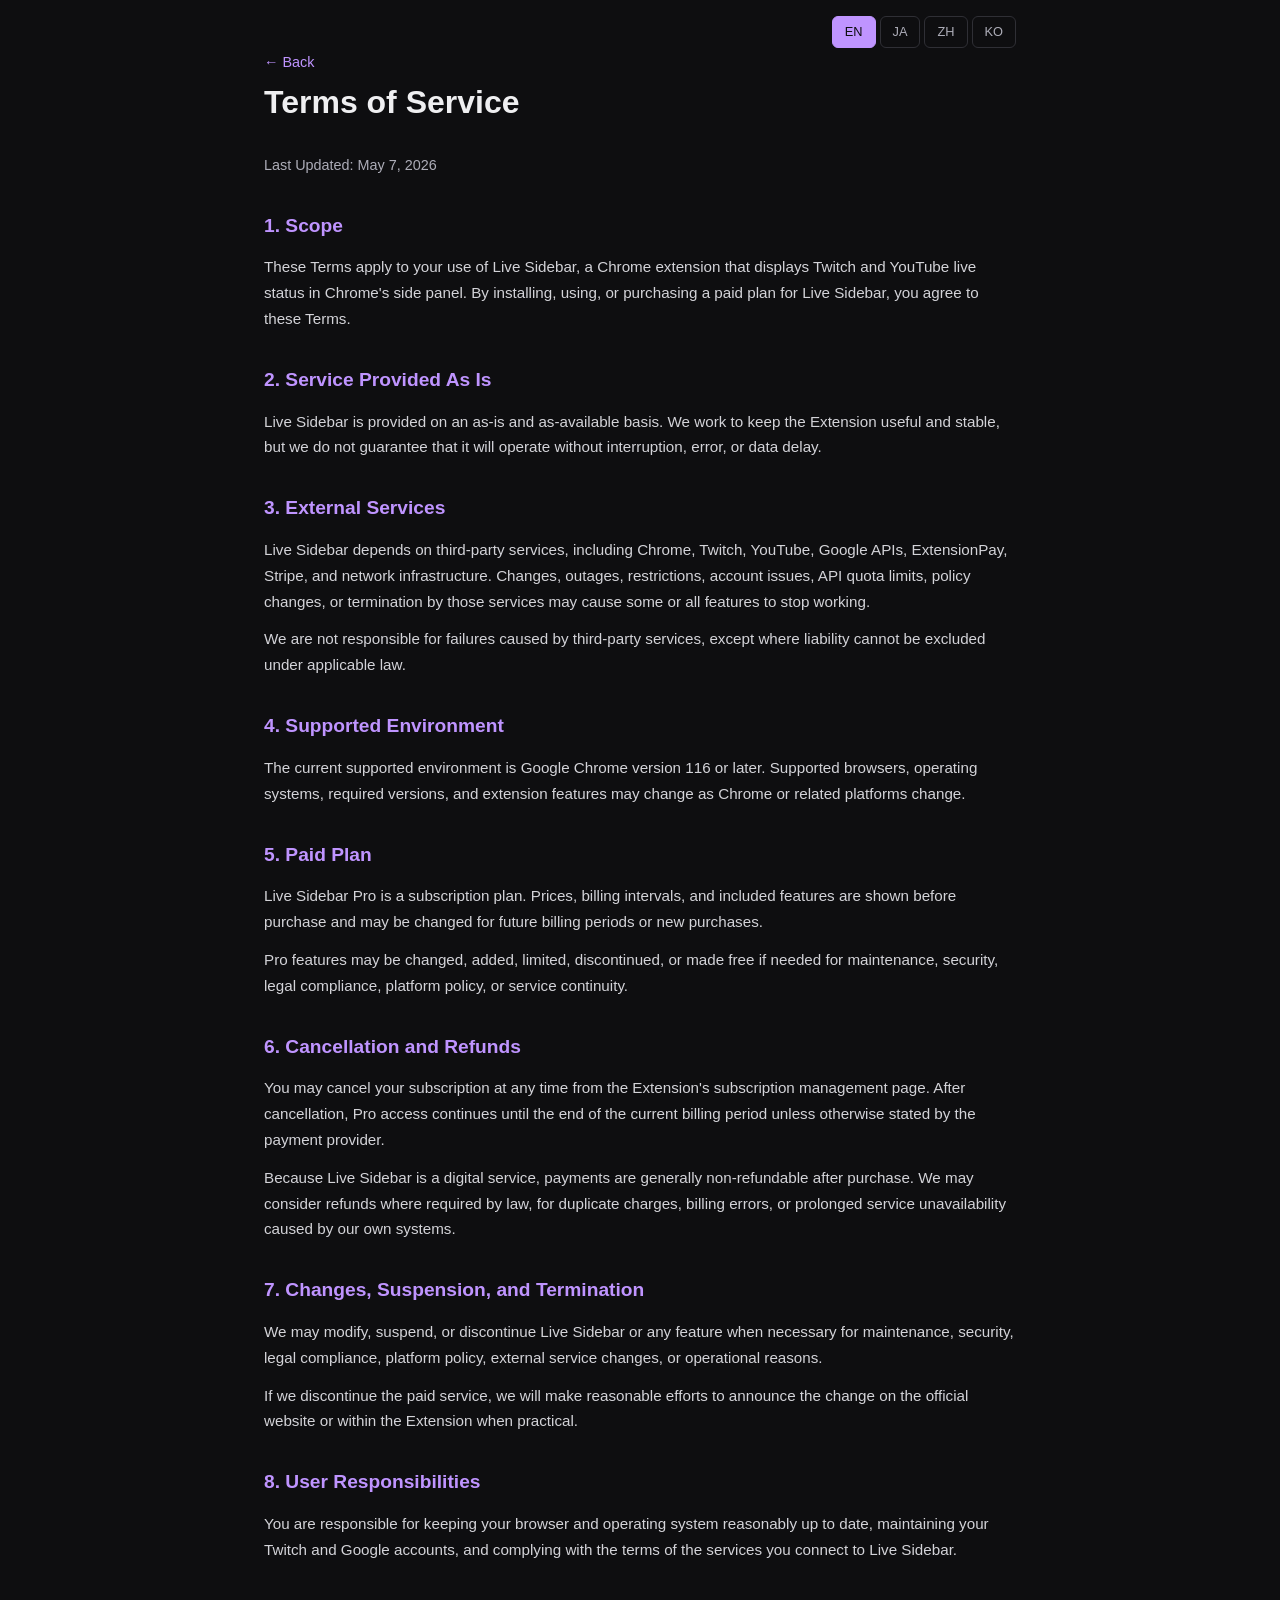
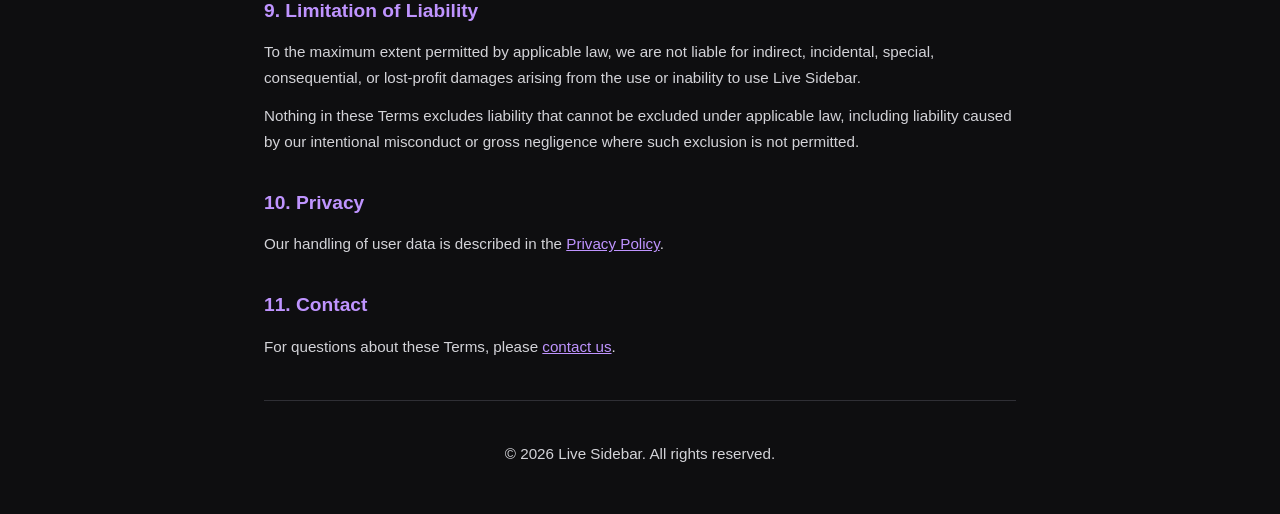
<file: terms.html>
<!DOCTYPE html>
<html lang="en">
<head>
  <meta charset="UTF-8">
  <meta name="viewport" content="width=device-width, initial-scale=1.0">
  <title>Terms of Service — Live Sidebar</title>
  <link rel="stylesheet" href="live-sidebar.css">
</head>
<body>
  <span id="lang-en" class="lang-anchor"></span>
  <span id="lang-ja" class="lang-anchor"></span>
  <span id="lang-zh" class="lang-anchor"></span>
  <span id="lang-ko" class="lang-anchor"></span>
  <div class="container">
    <div class="lang-switcher" aria-label="Language">
      <a class="lang-btn active" href="#lang-en">EN</a>
      <a class="lang-btn " href="#lang-ja">JA</a>
      <a class="lang-btn " href="#lang-zh">ZH</a>
      <a class="lang-btn " href="#lang-ko">KO</a>
    </div>

    <a href="./" class="back active" data-lang="en">&larr; Back</a>
    <a href="./" class="back" data-lang="ja">&larr; トップに戻る</a>
    <a href="./" class="back" data-lang="zh">&larr; 返回首页</a>
    <a href="./" class="back" data-lang="ko">&larr; 돌아가기</a>

    <div data-lang="en" class="active">
      <h1>Terms of Service</h1>
      <p class="updated">Last Updated: May 7, 2026</p>

      <h2>1. Scope</h2>
      <p>These Terms apply to your use of Live Sidebar, a Chrome extension that displays Twitch and YouTube live status in Chrome's side panel. By installing, using, or purchasing a paid plan for Live Sidebar, you agree to these Terms.</p>

      <h2>2. Service Provided As Is</h2>
      <p>Live Sidebar is provided on an as-is and as-available basis. We work to keep the Extension useful and stable, but we do not guarantee that it will operate without interruption, error, or data delay.</p>

      <h2>3. External Services</h2>
      <p>Live Sidebar depends on third-party services, including Chrome, Twitch, YouTube, Google APIs, ExtensionPay, Stripe, and network infrastructure. Changes, outages, restrictions, account issues, API quota limits, policy changes, or termination by those services may cause some or all features to stop working.</p>
      <p>We are not responsible for failures caused by third-party services, except where liability cannot be excluded under applicable law.</p>

      <h2>4. Supported Environment</h2>
      <p>The current supported environment is Google Chrome version 116 or later. Supported browsers, operating systems, required versions, and extension features may change as Chrome or related platforms change.</p>

      <h2>5. Paid Plan</h2>
      <p>Live Sidebar Pro is a subscription plan. Prices, billing intervals, and included features are shown before purchase and may be changed for future billing periods or new purchases.</p>
      <p>Pro features may be changed, added, limited, discontinued, or made free if needed for maintenance, security, legal compliance, platform policy, or service continuity.</p>

      <h2>6. Cancellation and Refunds</h2>
      <p>You may cancel your subscription at any time from the Extension's subscription management page. After cancellation, Pro access continues until the end of the current billing period unless otherwise stated by the payment provider.</p>
      <p>Because Live Sidebar is a digital service, payments are generally non-refundable after purchase. We may consider refunds where required by law, for duplicate charges, billing errors, or prolonged service unavailability caused by our own systems.</p>

      <h2>7. Changes, Suspension, and Termination</h2>
      <p>We may modify, suspend, or discontinue Live Sidebar or any feature when necessary for maintenance, security, legal compliance, platform policy, external service changes, or operational reasons.</p>
      <p>If we discontinue the paid service, we will make reasonable efforts to announce the change on the official website or within the Extension when practical.</p>

      <h2>8. User Responsibilities</h2>
      <p>You are responsible for keeping your browser and operating system reasonably up to date, maintaining your Twitch and Google accounts, and complying with the terms of the services you connect to Live Sidebar.</p>

      <h2>9. Limitation of Liability</h2>
      <p>To the maximum extent permitted by applicable law, we are not liable for indirect, incidental, special, consequential, or lost-profit damages arising from the use or inability to use Live Sidebar.</p>
      <p>Nothing in these Terms excludes liability that cannot be excluded under applicable law, including liability caused by our intentional misconduct or gross negligence where such exclusion is not permitted.</p>

      <h2>10. Privacy</h2>
      <p>Our handling of user data is described in the <a href="privacy-policy">Privacy Policy</a>.</p>

      <h2>11. Contact</h2>
      <p>For questions about these Terms, please <a href="https://docs.google.com/forms/d/e/1FAIpQLSeSbWLISd7ZpWGRhp2kvxbcxtRMpwEVe7srEay6lUH2knVQWQ/viewform" target="_blank" rel="noopener">contact us</a>.</p>
    </div>

    <div data-lang="ja">
      <h1>利用規約</h1>
      <p class="updated">最終更新日: 2026年5月7日</p>

      <h2>1. 適用範囲</h2>
      <p>本規約は、ChromeのサイドパネルでTwitchおよびYouTubeのライブ配信状況を表示するChrome拡張機能「Live Sidebar」の利用に適用されます。Live Sidebarをインストール、利用、または有料プランを購入した場合、本規約に同意したものとみなされます。</p>

      <h2>2. 現状有姿での提供</h2>
      <p>Live Sidebarは、現状有姿かつ提供可能な範囲で提供されます。当方は有用で安定した提供に努めますが、中断、エラー、データ取得の遅延が発生しないことを保証するものではありません。</p>

      <h2>3. 外部サービスへの依存</h2>
      <p>Live Sidebarは、Chrome、Twitch、YouTube、Google API、ExtensionPay、Stripe、ネットワークインフラ等の第三者サービスに依存しています。これらの仕様変更、障害、制限、アカウント問題、API上限、ポリシー変更、提供終了等により、一部または全部の機能が利用できなくなる場合があります。</p>
      <p>法令上免責が認められない場合を除き、第三者サービスに起因する不具合について当方は責任を負いません。</p>

      <h2>4. 動作環境</h2>
      <p>現在の動作環境はGoogle Chrome バージョン116以上です。Chromeその他関連プラットフォームの変更により、対応ブラウザ、OS、必要バージョン、拡張機能の内容は変更される場合があります。</p>

      <h2>5. 有料プラン</h2>
      <p>Live Sidebar Proはサブスクリプション型の有料プランです。価格、請求周期、含まれる機能は購入前に表示され、将来の請求期間または新規購入について変更される場合があります。</p>
      <p>Pro機能は、保守、セキュリティ、法令遵守、プラットフォーム規約、外部サービスの変更、サービス継続のために、変更、追加、制限、終了、または無料化される場合があります。</p>

      <h2>6. 解約と返金</h2>
      <p>サブスクリプションは、拡張機能内のサブスクリプション管理ページからいつでも解約できます。解約後も、決済事業者が別途定める場合を除き、現在の請求期間の終了までPro機能を利用できます。</p>
      <p>Live Sidebarはデジタルサービスであるため、購入後の返金は原則として行いません。ただし、法令上必要な場合、重複請求、請求エラー、または当方のシステムに起因する長期の利用不能が発生した場合は、個別に返金を検討します。</p>

      <h2>7. 変更・停止・終了</h2>
      <p>当方は、保守、セキュリティ、法令遵守、プラットフォーム規約、外部サービスの変更、運用上の理由により、Live Sidebarまたは一部機能を変更、停止、終了する場合があります。</p>
      <p>有料サービスを終了する場合、実務上可能な範囲で公式サイトまたは拡張機能内にて告知するよう努めます。</p>

      <h2>8. 利用者の責任</h2>
      <p>利用者は、ブラウザおよびOSを合理的に最新の状態に保つこと、TwitchおよびGoogleアカウントを管理すること、Live Sidebarに接続する各サービスの規約を遵守することについて責任を負います。</p>

      <h2>9. 責任の制限</h2>
      <p>適用法令で認められる最大限の範囲で、当方はLive Sidebarの利用または利用不能から生じる間接損害、特別損害、付随損害、結果損害、逸失利益について責任を負いません。</p>
      <p>本規約は、当方の故意または重過失による責任その他法令上免責できない責任を免除するものではありません。</p>

      <h2>10. プライバシー</h2>
      <p>ユーザーデータの取扱いについては、<a href="privacy-policy">プライバシーポリシー</a>をご確認ください。</p>

      <h2>11. お問い合わせ</h2>
      <p>本規約に関するご質問は、<a href="https://docs.google.com/forms/d/e/1FAIpQLSeSbWLISd7ZpWGRhp2kvxbcxtRMpwEVe7srEay6lUH2knVQWQ/viewform" target="_blank" rel="noopener">お問い合わせフォーム</a>よりご連絡ください。</p>
    </div>

    <div data-lang="zh">
      <h1>服务条款</h1>
      <p class="updated">最后更新：2026年5月7日</p>

      <h2>1. 适用范围</h2>
      <p>本条款适用于 Live Sidebar 的使用。Live Sidebar 是一款在 Chrome 侧边面板中显示 Twitch 和 YouTube 直播状态的 Chrome 扩展程序。安装、使用或购买 Live Sidebar 付费计划即表示您同意本条款。</p>

      <h2>2. 按现状提供</h2>
      <p>Live Sidebar 按现状及可用状态提供。我们会努力保持扩展程序实用且稳定，但不保证其不会中断、出错或出现数据延迟。</p>

      <h2>3. 第三方服务</h2>
      <p>Live Sidebar 依赖 Chrome、Twitch、YouTube、Google API、ExtensionPay、Stripe 及网络基础设施等第三方服务。这些服务的变更、故障、限制、账号问题、API 配额、政策变更或终止，可能导致部分或全部功能无法使用。</p>
      <p>除适用法律不允许免责的情形外，我们不对第三方服务造成的问题负责。</p>

      <h2>4. 支持环境</h2>
      <p>当前支持环境为 Google Chrome 116 或更高版本。随着 Chrome 或相关平台变化，支持的浏览器、操作系统、所需版本和扩展功能可能会发生变化。</p>

      <h2>5. 付费计划</h2>
      <p>Live Sidebar Pro 是订阅制付费计划。价格、计费周期和包含的功能会在购买前显示，并可能对未来计费周期或新购买进行调整。</p>
      <p>出于维护、安全、合规、平台政策、外部服务变化或服务连续性的需要，Pro 功能可能被变更、增加、限制、停止或改为免费。</p>

      <h2>6. 取消与退款</h2>
      <p>您可以随时通过扩展程序中的订阅管理页面取消订阅。取消后，除支付服务提供商另有规定外，Pro 权限将持续到当前计费周期结束。</p>
      <p>由于 Live Sidebar 是数字服务，购买后的付款原则上不予退款。若法律要求、发生重复扣款、计费错误，或因我们的系统导致长期无法使用，我们会个别考虑退款。</p>

      <h2>7. 变更、暂停与终止</h2>
      <p>出于维护、安全、合规、平台政策、外部服务变化或运营原因，我们可能修改、暂停或终止 Live Sidebar 或其任何功能。</p>
      <p>如果终止付费服务，我们会在可行范围内通过官方网站或扩展程序进行通知。</p>

      <h2>8. 用户责任</h2>
      <p>您有责任合理更新浏览器和操作系统、管理 Twitch 和 Google 账号，并遵守与 Live Sidebar 连接的各项服务条款。</p>

      <h2>9. 责任限制</h2>
      <p>在适用法律允许的最大范围内，我们不对因使用或无法使用 Live Sidebar 而产生的间接、附带、特殊、后果性损害或利润损失承担责任。</p>
      <p>本条款不排除适用法律不允许排除的责任，包括因我们的故意或重大过失导致且法律不允许免责的责任。</p>

      <h2>10. 隐私</h2>
      <p>用户数据的处理方式请参阅<a href="privacy-policy">隐私政策</a>。</p>

      <h2>11. 联系方式</h2>
      <p>如对本条款有疑问，请通过<a href="https://docs.google.com/forms/d/e/1FAIpQLSeSbWLISd7ZpWGRhp2kvxbcxtRMpwEVe7srEay6lUH2knVQWQ/viewform" target="_blank" rel="noopener">联系表单</a>与我们联系。</p>
    </div>

    <div data-lang="ko">
      <h1>서비스 약관</h1>
      <p class="updated">최종 업데이트: 2026년 5월 7일</p>

      <h2>1. 적용 범위</h2>
      <p>본 약관은 Chrome 사이드 패널에서 Twitch 및 YouTube 라이브 상태를 표시하는 Chrome 확장 프로그램 Live Sidebar의 이용에 적용됩니다. Live Sidebar를 설치, 사용 또는 유료 플랜을 구매하면 본 약관에 동의한 것으로 간주됩니다.</p>

      <h2>2. 있는 그대로의 제공</h2>
      <p>Live Sidebar는 현재 상태 및 제공 가능한 범위에서 제공됩니다. 당사는 확장 프로그램을 유용하고 안정적으로 유지하기 위해 노력하지만, 중단, 오류 또는 데이터 지연이 발생하지 않음을 보장하지 않습니다.</p>

      <h2>3. 외부 서비스</h2>
      <p>Live Sidebar는 Chrome, Twitch, YouTube, Google API, ExtensionPay, Stripe 및 네트워크 인프라 등 제3자 서비스에 의존합니다. 이러한 서비스의 변경, 장애, 제한, 계정 문제, API 할당량, 정책 변경 또는 종료로 인해 일부 또는 전체 기능이 작동하지 않을 수 있습니다.</p>
      <p>관련 법률상 면책이 허용되지 않는 경우를 제외하고, 당사는 제3자 서비스로 인해 발생한 문제에 대해 책임을 지지 않습니다.</p>

      <h2>4. 지원 환경</h2>
      <p>현재 지원 환경은 Google Chrome 버전 116 이상입니다. Chrome 또는 관련 플랫폼의 변경에 따라 지원 브라우저, 운영체제, 필요 버전 및 확장 기능은 변경될 수 있습니다.</p>

      <h2>5. 유료 플랜</h2>
      <p>Live Sidebar Pro는 구독형 유료 플랜입니다. 가격, 결제 주기 및 포함 기능은 구매 전에 표시되며, 향후 결제 기간 또는 신규 구매에 대해 변경될 수 있습니다.</p>
      <p>Pro 기능은 유지보수, 보안, 법률 준수, 플랫폼 정책, 외부 서비스 변경 또는 서비스 지속성을 위해 변경, 추가, 제한, 종료 또는 무료화될 수 있습니다.</p>

      <h2>6. 해지 및 환불</h2>
      <p>구독은 확장 프로그램의 구독 관리 페이지에서 언제든지 해지할 수 있습니다. 해지 후에도 결제 제공업체가 달리 정하지 않는 한 현재 결제 기간이 끝날 때까지 Pro 기능을 이용할 수 있습니다.</p>
      <p>Live Sidebar는 디지털 서비스이므로 구매 후 결제는 원칙적으로 환불되지 않습니다. 다만 법률상 필요한 경우, 중복 결제, 청구 오류 또는 당사 시스템으로 인한 장기간 이용 불가의 경우에는 개별적으로 환불을 검토할 수 있습니다.</p>

      <h2>7. 변경, 중단 및 종료</h2>
      <p>당사는 유지보수, 보안, 법률 준수, 플랫폼 정책, 외부 서비스 변경 또는 운영상 이유로 Live Sidebar 또는 일부 기능을 변경, 중단 또는 종료할 수 있습니다.</p>
      <p>유료 서비스를 종료하는 경우, 실무상 가능한 범위에서 공식 웹사이트 또는 확장 프로그램을 통해 공지하도록 노력합니다.</p>

      <h2>8. 사용자 책임</h2>
      <p>사용자는 브라우저와 운영체제를 합리적으로 최신 상태로 유지하고, Twitch 및 Google 계정을 관리하며, Live Sidebar에 연결하는 각 서비스의 약관을 준수할 책임이 있습니다.</p>

      <h2>9. 책임 제한</h2>
      <p>관련 법률이 허용하는 최대 범위 내에서, 당사는 Live Sidebar의 이용 또는 이용 불능으로 인해 발생하는 간접, 부수, 특별, 결과적 손해 또는 이익 손실에 대해 책임을 지지 않습니다.</p>
      <p>본 약관은 당사의 고의 또는 중대한 과실로 인한 책임 등 관련 법률상 면책할 수 없는 책임을 배제하지 않습니다.</p>

      <h2>10. 개인정보</h2>
      <p>사용자 데이터 처리 방식은 <a href="privacy-policy">개인정보 처리방침</a>을 확인해 주세요.</p>

      <h2>11. 문의</h2>
      <p>본 약관에 관한 질문은 <a href="https://docs.google.com/forms/d/e/1FAIpQLSeSbWLISd7ZpWGRhp2kvxbcxtRMpwEVe7srEay6lUH2knVQWQ/viewform" target="_blank" rel="noopener">문의 양식</a>을 통해 연락해 주세요.</p>
    </div>

    <footer>
      <p>&copy; 2026 Live Sidebar. All rights reserved.</p>
    </footer>
  </div>
</body>
</html>
</file>
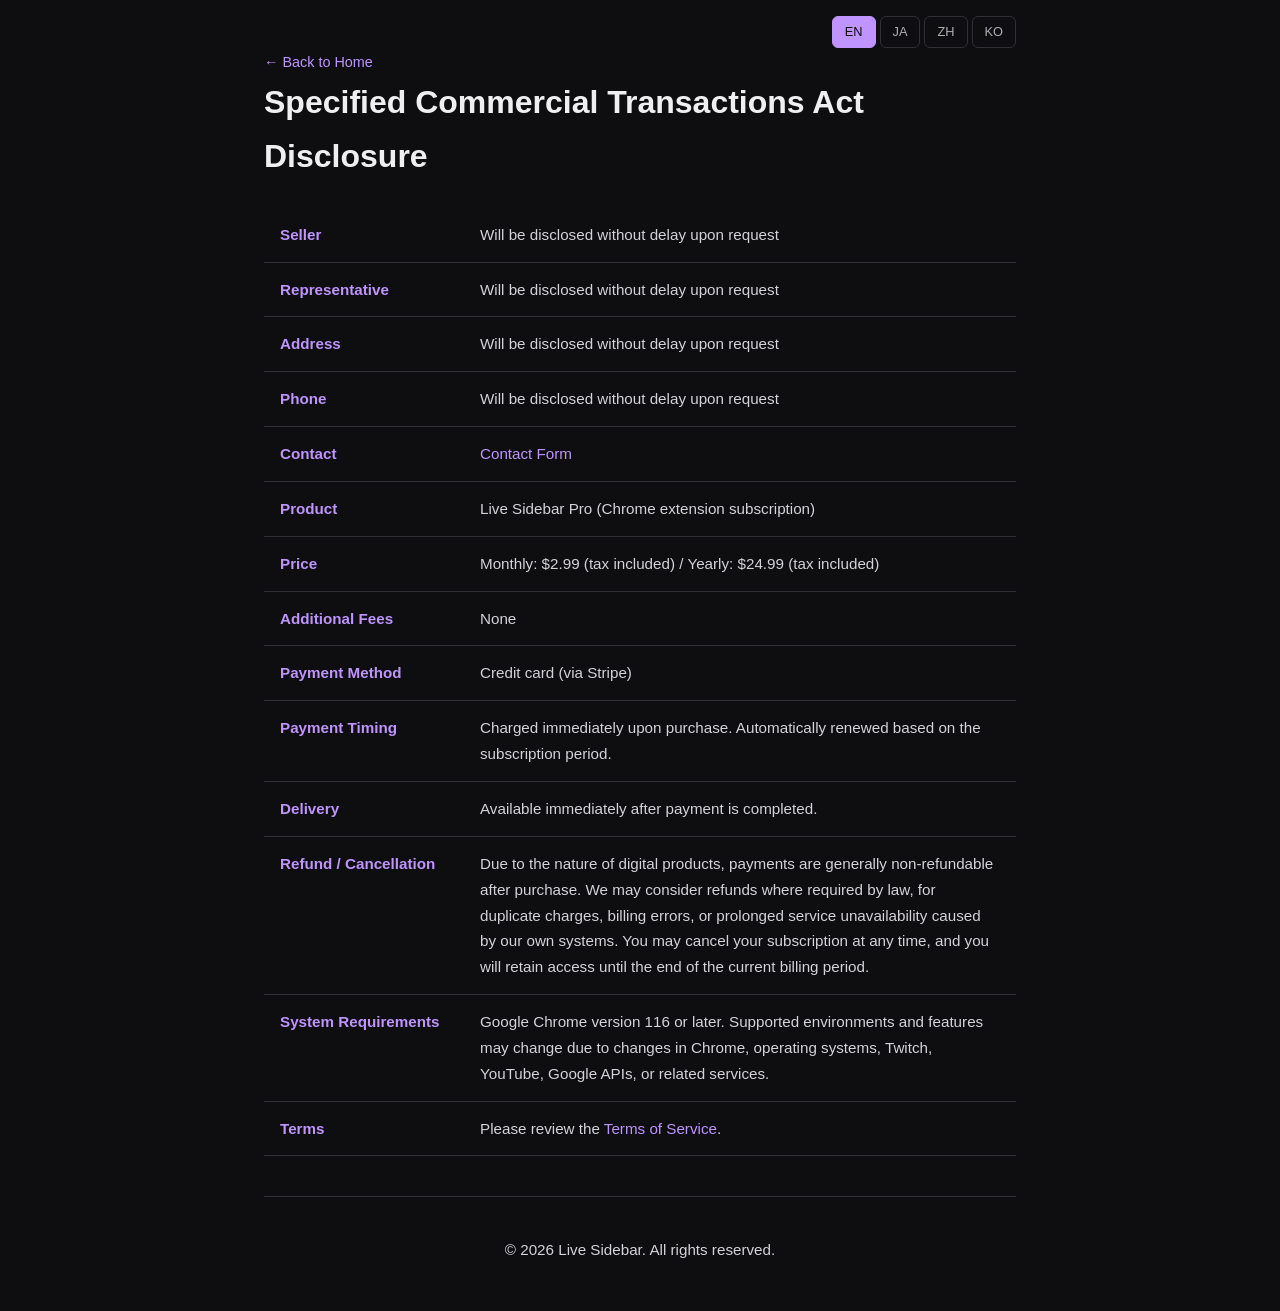
<file: tokushoho.html>
<!DOCTYPE html>
<html lang="en">
<head>
  <meta charset="UTF-8">
  <meta name="viewport" content="width=device-width, initial-scale=1.0">
  <title>特定商取引法に基づく表記 — Live Sidebar</title>
  <link rel="stylesheet" href="live-sidebar.css">
</head>
<body>
  <span id="lang-en" class="lang-anchor"></span>
  <span id="lang-ja" class="lang-anchor"></span>
  <span id="lang-zh" class="lang-anchor"></span>
  <span id="lang-ko" class="lang-anchor"></span>
  <div class="container">
    <div class="lang-switcher" aria-label="Language">
      <a class="lang-btn active" href="#lang-en">EN</a>
      <a class="lang-btn " href="#lang-ja">JA</a>
      <a class="lang-btn " href="#lang-zh">ZH</a>
      <a class="lang-btn " href="#lang-ko">KO</a>
    </div>

    <a href="./" class="back active" data-lang="en">&larr; Back to Home</a>
    <a href="./" class="back" data-lang="ja">&larr; トップに戻る</a>
    <a href="./" class="back" data-lang="zh">&larr; 返回首页</a>
    <a href="./" class="back" data-lang="ko">&larr; 홈으로 돌아가기</a>

    <h1 data-lang="en" class="active">Specified Commercial Transactions Act Disclosure</h1>
    <h1 data-lang="ja">特定商取引法に基づく表記</h1>
    <h1 data-lang="zh">特定商业交易法标识</h1>
    <h1 data-lang="ko">특정상거래법에 의한 표기</h1>

    <!-- English -->
    <table data-lang="en" class="active">
      <tr><th>Seller</th><td>Will be disclosed without delay upon request</td></tr>
      <tr><th>Representative</th><td>Will be disclosed without delay upon request</td></tr>
      <tr><th>Address</th><td>Will be disclosed without delay upon request</td></tr>
      <tr><th>Phone</th><td>Will be disclosed without delay upon request</td></tr>
      <tr><th>Contact</th><td><a href="https://docs.google.com/forms/d/e/1FAIpQLSeSbWLISd7ZpWGRhp2kvxbcxtRMpwEVe7srEay6lUH2knVQWQ/viewform" target="_blank" rel="noopener">Contact Form</a></td></tr>
      <tr><th>Product</th><td>Live Sidebar Pro (Chrome extension subscription)</td></tr>
      <tr><th>Price</th><td>Monthly: $2.99 (tax included) / Yearly: $24.99 (tax included)</td></tr>
      <tr><th>Additional Fees</th><td>None</td></tr>
      <tr><th>Payment Method</th><td>Credit card (via Stripe)</td></tr>
      <tr><th>Payment Timing</th><td>Charged immediately upon purchase. Automatically renewed based on the subscription period.</td></tr>
      <tr><th>Delivery</th><td>Available immediately after payment is completed.</td></tr>
      <tr><th>Refund / Cancellation</th><td>Due to the nature of digital products, payments are generally non-refundable after purchase. We may consider refunds where required by law, for duplicate charges, billing errors, or prolonged service unavailability caused by our own systems. You may cancel your subscription at any time, and you will retain access until the end of the current billing period.</td></tr>
      <tr><th>System Requirements</th><td>Google Chrome version 116 or later. Supported environments and features may change due to changes in Chrome, operating systems, Twitch, YouTube, Google APIs, or related services.</td></tr>
      <tr><th>Terms</th><td>Please review the <a href="terms">Terms of Service</a>.</td></tr>
    </table>

    <!-- Japanese -->
    <table data-lang="ja">
      <tr><th>販売事業者</th><td>請求があれば遅滞なく開示いたします</td></tr>
      <tr><th>代表者</th><td>請求があれば遅滞なく開示いたします</td></tr>
      <tr><th>所在地</th><td>請求があれば遅滞なく開示いたします</td></tr>
      <tr><th>電話番号</th><td>請求があれば遅滞なく開示いたします</td></tr>
      <tr><th>お問い合わせ</th><td><a href="https://docs.google.com/forms/d/e/1FAIpQLSeSbWLISd7ZpWGRhp2kvxbcxtRMpwEVe7srEay6lUH2knVQWQ/viewform" target="_blank" rel="noopener">お問い合わせフォーム</a></td></tr>
      <tr><th>販売商品</th><td>Live Sidebar Pro（Chrome拡張機能のサブスクリプション）</td></tr>
      <tr><th>販売価格</th><td>月額プラン: $2.99（税込） / 年額プラン: $24.99（税込）</td></tr>
      <tr><th>商品代金以外の必要料金</th><td>なし</td></tr>
      <tr><th>支払方法</th><td>クレジットカード（Stripe経由）</td></tr>
      <tr><th>支払時期</th><td>購入手続き完了時に即時決済。以降、契約期間に応じて自動更新。</td></tr>
      <tr><th>商品の引渡し時期</th><td>決済完了後、即時ご利用いただけます。</td></tr>
      <tr><th>返品・キャンセル</th><td>デジタル商品の性質上、購入後の返品・返金は原則としてお受けしておりません。ただし、法令上必要な場合、重複請求、請求エラー、または当方のシステムに起因する長期の利用不能が発生した場合は個別に対応します。サブスクリプションはいつでも解約でき、解約後は次回更新日まで引き続きご利用いただけます。</td></tr>
      <tr><th>動作環境</th><td>Google Chrome バージョン116以上。Chrome、OS、Twitch、YouTube、Google API等の仕様変更により、対応環境や機能が変更される場合があります。</td></tr>
      <tr><th>利用条件</th><td><a href="terms">利用規約</a>をご確認ください。</td></tr>
    </table>

    <!-- Chinese -->
    <table data-lang="zh">
      <tr><th>销售商</th><td>应要求将及时披露</td></tr>
      <tr><th>代表人</th><td>应要求将及时披露</td></tr>
      <tr><th>地址</th><td>应要求将及时披露</td></tr>
      <tr><th>电话</th><td>应要求将及时披露</td></tr>
      <tr><th>联系方式</th><td><a href="https://docs.google.com/forms/d/e/1FAIpQLSeSbWLISd7ZpWGRhp2kvxbcxtRMpwEVe7srEay6lUH2knVQWQ/viewform" target="_blank" rel="noopener">联系表单</a></td></tr>
      <tr><th>商品</th><td>Live Sidebar Pro（Chrome扩展订阅服务）</td></tr>
      <tr><th>价格</th><td>月付: $2.99（含税）/ 年付: $24.99（含税）</td></tr>
      <tr><th>额外费用</th><td>无</td></tr>
      <tr><th>支付方式</th><td>信用卡（通过Stripe）</td></tr>
      <tr><th>支付时间</th><td>购买时立即扣款，之后根据订阅周期自动续费。</td></tr>
      <tr><th>交付时间</th><td>付款完成后立即可用。</td></tr>
      <tr><th>退款与取消</th><td>由于数字产品的特性，购买后原则上不予退款。若法律要求、发生重复扣款、计费错误，或因我们的系统导致长期无法使用，我们会个别处理。您可以随时取消订阅，取消后可继续使用至当前计费周期结束。</td></tr>
      <tr><th>运行环境</th><td>Google Chrome 116或更高版本。由于 Chrome、操作系统、Twitch、YouTube、Google API 等服务变化，支持环境和功能可能会发生变化。</td></tr>
      <tr><th>条款</th><td>请查看<a href="terms">服务条款</a>。</td></tr>
    </table>

    <!-- Korean -->
    <table data-lang="ko">
      <tr><th>판매사업자</th><td>요청 시 지체 없이 공개합니다</td></tr>
      <tr><th>대표자</th><td>요청 시 지체 없이 공개합니다</td></tr>
      <tr><th>소재지</th><td>요청 시 지체 없이 공개합니다</td></tr>
      <tr><th>전화번호</th><td>요청 시 지체 없이 공개합니다</td></tr>
      <tr><th>문의</th><td><a href="https://docs.google.com/forms/d/e/1FAIpQLSeSbWLISd7ZpWGRhp2kvxbcxtRMpwEVe7srEay6lUH2knVQWQ/viewform" target="_blank" rel="noopener">문의 양식</a></td></tr>
      <tr><th>상품</th><td>Live Sidebar Pro (Chrome 확장 프로그램 구독)</td></tr>
      <tr><th>판매가격</th><td>월간: $2.99 (세금 포함) / 연간: $24.99 (세금 포함)</td></tr>
      <tr><th>추가 비용</th><td>없음</td></tr>
      <tr><th>결제 방법</th><td>신용카드 (Stripe 경유)</td></tr>
      <tr><th>결제 시기</th><td>구매 시 즉시 결제. 이후 구독 기간에 따라 자동 갱신.</td></tr>
      <tr><th>상품 제공 시기</th><td>결제 완료 후 즉시 이용 가능.</td></tr>
      <tr><th>환불 및 해지</th><td>디지털 상품의 특성상 구매 후 결제는 원칙적으로 환불되지 않습니다. 다만 법률상 필요한 경우, 중복 결제, 청구 오류 또는 당사 시스템으로 인한 장기간 이용 불가의 경우에는 개별적으로 처리합니다. 구독은 언제든 해지할 수 있으며, 해지 후에도 현재 결제 기간 종료까지 계속 이용하실 수 있습니다.</td></tr>
      <tr><th>동작 환경</th><td>Google Chrome 버전 116 이상. Chrome, 운영체제, Twitch, YouTube, Google API 등의 변경에 따라 지원 환경과 기능이 변경될 수 있습니다.</td></tr>
      <tr><th>약관</th><td><a href="terms">서비스 약관</a>을 확인해 주세요.</td></tr>
    </table>

    <footer>
      <p>&copy; 2026 Live Sidebar. All rights reserved.</p>
    </footer>
  </div>
</body>
</html>
</file>
<file: live-sidebar.css>
* {
  box-sizing: border-box;
  margin: 0;
  padding: 0;
}

body {
  background: #0e0e10;
  color: #efeff1;
  font-family: -apple-system, BlinkMacSystemFont, "Segoe UI", Roboto, sans-serif;
  line-height: 1.7;
}

.container {
  margin: 0 auto;
  max-width: 800px;
  padding: 0 24px;
}

.lang-anchor {
  display: none;
}

.lang-switcher {
  display: flex;
  gap: 4px;
  justify-content: flex-end;
  padding: 16px 0 0;
}

.lang-btn {
  background: transparent;
  border: 1px solid #2f2f35;
  border-radius: 6px;
  color: #adadb8;
  font-size: 0.8rem;
  padding: 4px 12px;
  text-decoration: none;
}

.lang-btn:hover {
  border-color: #bf94ff;
  color: #efeff1;
}

.lang-btn.active {
  background: #bf94ff;
  border-color: #bf94ff;
  color: #0e0e10;
}

body:has(.lang-anchor:target) .lang-btn.active {
  background: transparent;
  border-color: #2f2f35;
  color: #adadb8;
}

body:has(#lang-en:target) .lang-btn[href="#lang-en"],
body:has(#lang-ja:target) .lang-btn[href="#lang-ja"],
body:has(#lang-zh:target) .lang-btn[href="#lang-zh"],
body:has(#lang-ko:target) .lang-btn[href="#lang-ko"] {
  background: #bf94ff;
  border-color: #bf94ff;
  color: #0e0e10;
}

[data-lang] {
  display: none;
}

[data-lang].active {
  display: block;
}

a[data-lang].active {
  display: inline;
}

.feature-grid[data-lang].active,
.pricing-grid[data-lang].active {
  display: grid;
}

table[data-lang].active {
  display: table;
}

body:has(.lang-anchor:target) [data-lang].active {
  display: none;
}

body:has(.lang-anchor:target) a[data-lang].active {
  display: none;
}

body:has(#lang-en:target) [data-lang="en"],
body:has(#lang-ja:target) [data-lang="ja"],
body:has(#lang-zh:target) [data-lang="zh"],
body:has(#lang-ko:target) [data-lang="ko"] {
  display: block;
}

body:has(#lang-en:target) a[data-lang="en"],
body:has(#lang-ja:target) a[data-lang="ja"],
body:has(#lang-zh:target) a[data-lang="zh"],
body:has(#lang-ko:target) a[data-lang="ko"] {
  display: inline;
}

body:has(#lang-en:target) .feature-grid[data-lang="en"],
body:has(#lang-ja:target) .feature-grid[data-lang="ja"],
body:has(#lang-zh:target) .feature-grid[data-lang="zh"],
body:has(#lang-ko:target) .feature-grid[data-lang="ko"],
body:has(#lang-en:target) .pricing-grid[data-lang="en"],
body:has(#lang-ja:target) .pricing-grid[data-lang="ja"],
body:has(#lang-zh:target) .pricing-grid[data-lang="zh"],
body:has(#lang-ko:target) .pricing-grid[data-lang="ko"] {
  display: grid;
}

body:has(#lang-en:target) table[data-lang="en"],
body:has(#lang-ja:target) table[data-lang="ja"],
body:has(#lang-zh:target) table[data-lang="zh"],
body:has(#lang-ko:target) table[data-lang="ko"] {
  display: table;
}

header {
  border-bottom: 1px solid #2f2f35;
  padding: 48px 0 40px;
  text-align: center;
}

header h1 {
  font-size: 2.4rem;
  font-weight: 700;
  margin-bottom: 12px;
}

header p {
  color: #adadb8;
  font-size: 1.15rem;
  margin: 0 auto;
  max-width: 560px;
}

.features,
.platforms,
.pricing {
  border-bottom: 1px solid #2f2f35;
  padding: 48px 0;
}

.platforms {
  text-align: center;
}

.features h2,
.platforms h2,
.pricing h2 {
  font-size: 1.4rem;
  margin-bottom: 24px;
  text-align: center;
}

.platforms h2 {
  margin-bottom: 16px;
}

.feature-grid,
.pricing-grid {
  display: grid;
  gap: 20px;
  grid-template-columns: 1fr 1fr;
}

.feature-card,
.pricing-card,
.steps,
.faq-item,
.changelog {
  background: #18181b;
  border: 1px solid #2f2f35;
  border-radius: 8px;
}

.feature-card {
  padding: 24px;
}

.feature-card h3 {
  color: #bf94ff;
  font-size: 1rem;
  margin-bottom: 8px;
}

.feature-card p {
  color: #adadb8;
  font-size: 0.9rem;
}

.platform-badges {
  display: flex;
  gap: 24px;
  justify-content: center;
  margin-top: 12px;
}

.badge {
  background: #18181b;
  border: 1px solid #2f2f35;
  border-radius: 8px;
  font-size: 1rem;
  font-weight: 600;
  padding: 12px 28px;
}

.badge.twitch {
  color: #a970ff;
}

.badge.youtube {
  color: #ff4444;
}

.pricing-card {
  padding: 28px;
  text-align: center;
}

.pricing-card.pro {
  border-color: #bf94ff;
}

.pricing-card h3 {
  font-size: 1.2rem;
  margin-bottom: 8px;
}

.price,
.pricing-card .price {
  color: #efeff1;
  font-size: 1.6rem;
  font-weight: 700;
  margin: 12px 0;
}

.price span,
.pricing-card .price span {
  color: #adadb8;
  font-size: 0.85rem;
  font-weight: 400;
}

.pricing-card ul {
  list-style: none;
  margin-top: 16px;
  text-align: left;
}

.pricing-card li {
  color: #adadb8;
  font-size: 0.9rem;
  padding: 6px 0;
}

.pricing-card li::before {
  color: #00c853;
  content: "\\2713  ";
  font-weight: 700;
}

.back {
  color: #bf94ff;
  display: inline-block;
  font-size: 0.9rem;
  padding: 16px 0;
  text-decoration: none;
}

.back:hover,
footer a:hover,
td a:hover {
  text-decoration: underline;
}

h1 {
  font-size: 2rem;
  font-weight: 700;
  margin-bottom: 24px;
}

.updated {
  color: #adadb8;
  font-size: 0.9rem;
  margin-bottom: 32px;
}

h2 {
  color: #bf94ff;
  font-size: 1.2rem;
  font-weight: 600;
  margin: 32px 0 12px;
}

h3 {
  color: #efeff1;
  font-size: 1rem;
  font-weight: 600;
  margin: 20px 0 8px;
}

p,
li {
  color: #d3d3d8;
  font-size: 0.95rem;
  margin-bottom: 12px;
}

ul,
ol {
  margin-bottom: 12px;
  padding-left: 24px;
}

li {
  margin-bottom: 6px;
}

a {
  color: #bf94ff;
}

strong {
  color: #efeff1;
}

.steps,
.faq-item,
.changelog {
  margin: 12px 0;
  padding: 16px 20px;
}

.changelog h3 {
  color: #bf94ff;
  font-size: 1rem;
  margin-bottom: 8px;
}

.changelog ul {
  color: #d3d3d8;
  margin: 0;
  padding-left: 20px;
}

.changelog li {
  margin-bottom: 6px;
}

.changelog li:last-child {
  margin-bottom: 0;
}

.changelog em {
  color: #efeff1;
  font-style: normal;
  font-weight: 600;
}

kbd {
  background: #0e0e10;
  border: 1px solid #444;
  border-radius: 4px;
  box-shadow: inset 0 -1px 0 #000;
  color: #efeff1;
  font-family: ui-monospace, SFMono-Regular, Consolas, monospace;
  font-size: 0.85em;
  padding: 1px 6px;
}

.steps ol {
  margin-bottom: 0;
}

.steps li:last-child {
  margin-bottom: 0;
}

.faq-q {
  color: #efeff1;
  font-weight: 600;
  margin-bottom: 8px;
}

.faq-a {
  color: #d3d3d8;
  margin-bottom: 0;
}

.pro-badge {
  background: #bf94ff;
  border-radius: 4px;
  color: #0e0e10;
  font-size: 0.75rem;
  font-weight: 700;
  padding: 2px 8px;
  vertical-align: middle;
}

.contact-note {
  margin-top: 24px;
}

table {
  border-collapse: collapse;
  margin-bottom: 32px;
  width: 100%;
}

th,
td {
  border-bottom: 1px solid #2f2f35;
  font-size: 0.95rem;
  padding: 14px 16px;
  text-align: left;
  vertical-align: top;
}

th {
  color: #bf94ff;
  font-weight: 600;
  white-space: nowrap;
  width: 200px;
}

td {
  color: #d3d3d8;
}

td a {
  color: #bf94ff;
  text-decoration: none;
}

footer {
  border-top: 1px solid #2f2f35;
  color: #adadb8;
  font-size: 0.85rem;
  margin-top: 40px;
  padding: 40px 0;
  text-align: center;
}

footer p {
  margin-bottom: 8px;
}

footer a {
  color: #bf94ff;
  text-decoration: none;
}

/* Keep language variants hidden even when later element styles set display. */
[data-lang] {
  display: none !important;
}

[data-lang].active {
  display: block !important;
}

a[data-lang].active {
  display: inline !important;
}

.feature-grid[data-lang].active,
.pricing-grid[data-lang].active {
  display: grid !important;
}

table[data-lang].active {
  display: table !important;
}

body:has(.lang-anchor:target) [data-lang].active {
  display: none !important;
}

body:has(#lang-en:target) [data-lang="en"],
body:has(#lang-ja:target) [data-lang="ja"],
body:has(#lang-zh:target) [data-lang="zh"],
body:has(#lang-ko:target) [data-lang="ko"] {
  display: block !important;
}

body:has(#lang-en:target) a[data-lang="en"],
body:has(#lang-ja:target) a[data-lang="ja"],
body:has(#lang-zh:target) a[data-lang="zh"],
body:has(#lang-ko:target) a[data-lang="ko"] {
  display: inline !important;
}

body:has(#lang-en:target) .feature-grid[data-lang="en"],
body:has(#lang-ja:target) .feature-grid[data-lang="ja"],
body:has(#lang-zh:target) .feature-grid[data-lang="zh"],
body:has(#lang-ko:target) .feature-grid[data-lang="ko"],
body:has(#lang-en:target) .pricing-grid[data-lang="en"],
body:has(#lang-ja:target) .pricing-grid[data-lang="ja"],
body:has(#lang-zh:target) .pricing-grid[data-lang="zh"],
body:has(#lang-ko:target) .pricing-grid[data-lang="ko"] {
  display: grid !important;
}

body:has(#lang-en:target) table[data-lang="en"],
body:has(#lang-ja:target) table[data-lang="ja"],
body:has(#lang-zh:target) table[data-lang="zh"],
body:has(#lang-ko:target) table[data-lang="ko"] {
  display: table !important;
}

@media (max-width: 600px) {
  .container {
    padding: 0 18px;
  }

  header h1 {
    font-size: 1.8rem;
  }

  h1 {
    font-size: 1.5rem;
  }

  .feature-grid,
  .pricing-grid {
    grid-template-columns: 1fr;
  }

  .platform-badges {
    gap: 12px;
  }

  .badge {
    flex: 1;
    padding: 10px 16px;
  }

  th {
    font-size: 0.85rem;
    width: 120px;
  }

  td {
    font-size: 0.85rem;
  }
}
</file>
